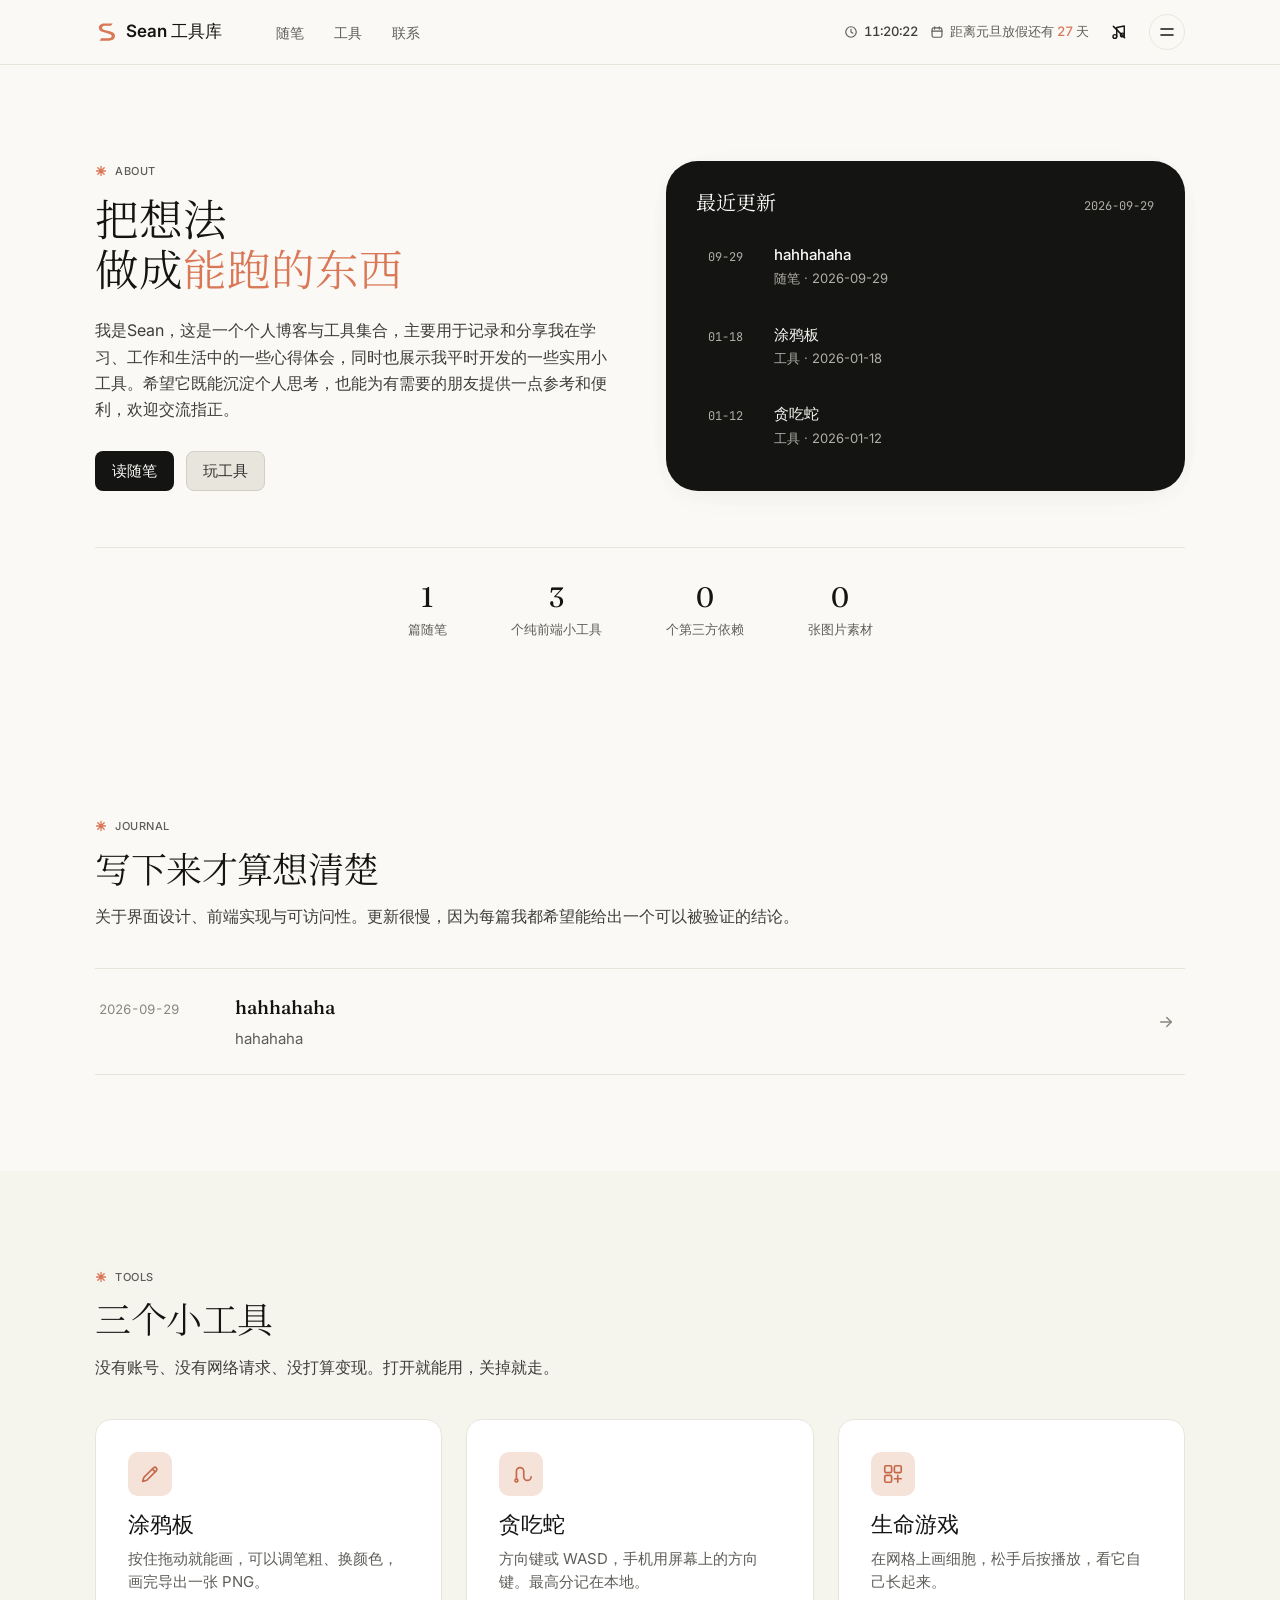
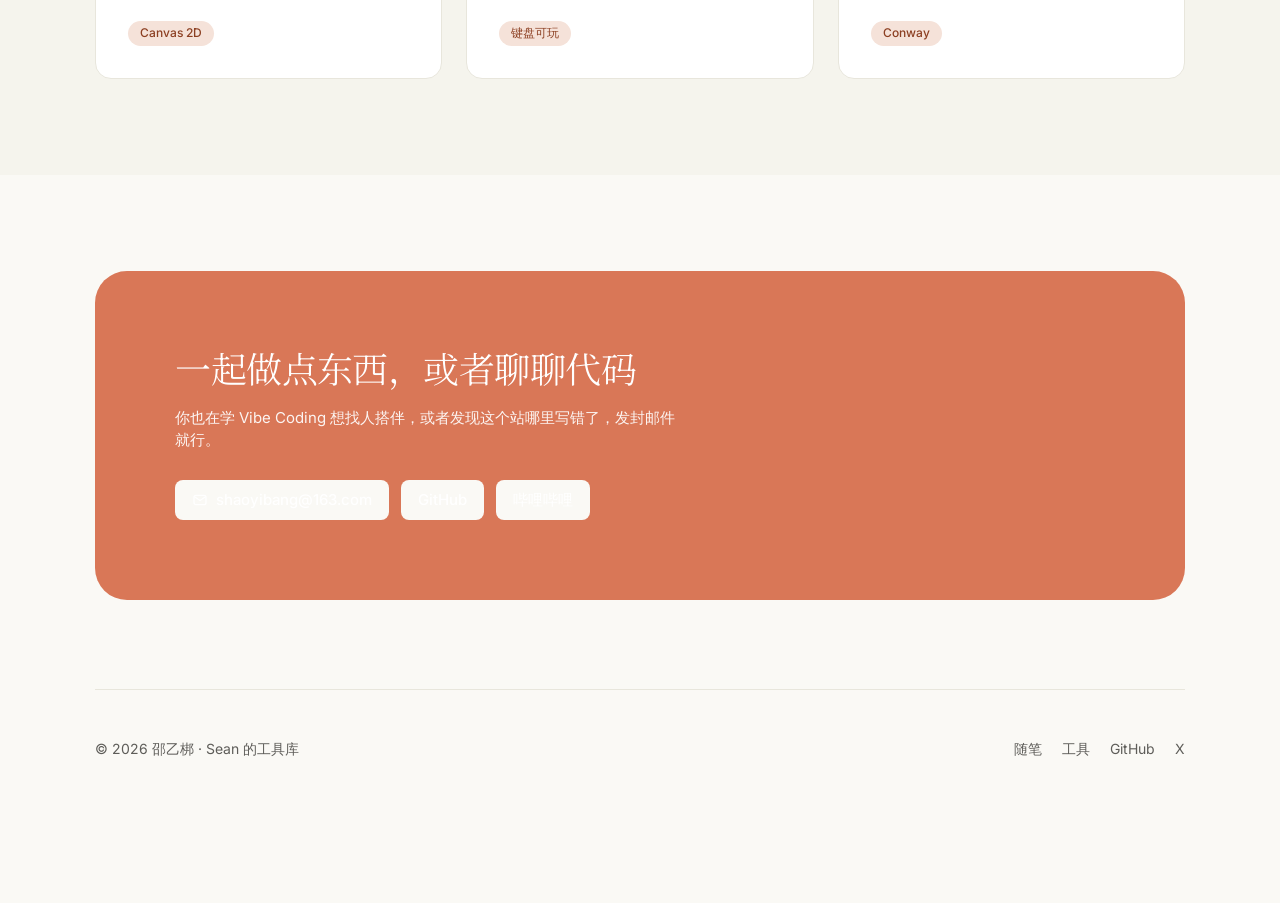
<file: index.html>
<!DOCTYPE html>
<html lang="zh-CN">
<head>
<meta charset="UTF-8">
<meta name="viewport" content="width=device-width, initial-scale=1">
<title>Sean 的工具库</title>
<meta name="description" content="邵乙梆（Sean），在郑州写代码的全栈开发者。零框架、零依赖、零构建的个人站：随笔、工具与作品。">
<meta name="theme-color" content="#faf9f5">
<link rel="icon" href="data:image/svg+xml,%3Csvg xmlns='http://www.w3.org/2000/svg' viewBox='0 0 32 32'%3E%3Crect width='32' height='32' rx='7' fill='%23faf9f5'/%3E%3Cg transform='matrix(0.046195,0,0,0.046195,-7.12,-9.26)'%3E%3Cpath fill='%23d97757' d='M 665 300 L 420 300 C 330 300 265 345 265 425 C 265 495 315 530 390 550 L 555 595 C 610 610 635 630 635 665 C 635 705 600 730 540 730 L 335 730 L 285 800 L 555 800 C 655 800 730 750 730 665 C 730 590 680 555 605 535 L 430 488 C 375 473 360 450 360 425 C 360 395 385 370 435 370 L 615 370 Z'/%3E%3C/g%3E%3C/svg%3E">
<link rel="stylesheet" href="assets/fonts/fonts.css">
<link rel="stylesheet" href="assets/css/site.css">
<script>
  (function () { document.documentElement.classList.add("js"); })();
</script>
</head>
<body>
<a class="skip-link" href="#main">跳到主要内容</a>

<header class="site-header">
  <div class="wrap site-header__in">
    <a class="brand" href="index.html">
      <svg class="brand__mark" width="22" height="22" viewBox="0 0 32 32" aria-hidden="true"><rect width="32" height="32" rx="7" fill="#faf9f5"/><g transform="matrix(0.046195,0,0,0.046195,-7.12,-9.26)"><path fill="#d97757" d="M 665 300 L 420 300 C 330 300 265 345 265 425 C 265 495 315 530 390 550 L 555 595 C 610 610 635 630 635 665 C 635 705 600 730 540 730 L 335 730 L 285 800 L 555 800 C 655 800 730 750 730 665 C 730 590 680 555 605 535 L 430 488 C 375 473 360 450 360 425 C 360 395 385 370 435 370 L 615 370 Z"/></g></svg>
      Sean 工具库
      <span class="sr-only">回到首页</span>
    </a>

    <nav class="nav" aria-label="主导航">
      <a class="nav__link" href="#journal">随笔</a>
      <a class="nav__link" href="#tools">工具</a>
      <a class="nav__link" href="#contact">联系</a>
    </nav>

    <div class="site-header__right">
      <time class="clock" role="timer" aria-live="off" aria-label="当前北京时间" title="北京时间 · UTC+8">
        <svg viewBox="0 0 24 24" fill="none" stroke="currentColor" stroke-width="2" stroke-linecap="round" stroke-linejoin="round" aria-hidden="true"><circle cx="12" cy="12" r="9"/><path d="M12 7.4V12l3.2 2"/></svg>
        <b data-bj-time>--:--:--</b>
      </time>

      <!-- 下一个法定节假日。脚本没跑起来就一直 hidden，不会露出半个空壳 -->
      <p class="countdown" data-countdown hidden>
        <svg viewBox="0 0 24 24" fill="none" stroke="currentColor" stroke-width="2" stroke-linecap="round" stroke-linejoin="round" aria-hidden="true"><rect x="3.5" y="5" width="17" height="16" rx="3"/><path d="M8 3v4M16 3v4M3.5 10.5h17"/></svg>
        <span data-cd-text>—</span>
      </p>

      <button class="icon-btn music" type="button" id="music-btn" aria-pressed="false" aria-label="打开背景音乐" title="背景音乐：关（点一下播放）">
        <svg viewBox="0 0 24 24" fill="none" stroke="currentColor" stroke-width="1.9" stroke-linecap="round" stroke-linejoin="round" aria-hidden="true">
          <path d="M9 18V6l10-2v12"/>
          <circle cx="6.5" cy="18" r="2.5"/>
          <circle cx="16.5" cy="16" r="2.5"/>
          <path class="slash" d="M4.5 4.5l15 15"/>
        </svg>
      </button>

      <button class="icon-btn" type="button" id="menu-open" aria-haspopup="dialog" aria-expanded="false" aria-controls="menu">
        <span class="sr-only">打开导航菜单</span>
        <svg viewBox="0 0 24 24" fill="none" stroke="currentColor" stroke-width="2.2" stroke-linecap="round" aria-hidden="true"><path d="M4 8h16M4 16h16"/></svg>
      </button>
    </div>
  </div>
</header>

<main id="main">

  <!-- ================= Hero ================= -->
  <section class="hero">
    <div class="wrap">
      <div class="hero__in">
        <div class="hero__lead">
          <span class="eyebrow">
            <svg class="spike" viewBox="0 0 24 24" fill="none" stroke="currentColor" stroke-width="2.6" stroke-linecap="round" aria-hidden="true"><path d="M12 3v18M3 12h18M5.6 5.6l12.8 12.8M18.4 5.6L5.6 18.4"/></svg>
            About
          </span>
          <h1 class="hero__title">把想法<br>做成<em>能跑的东西</em></h1>
          <p class="hero__lede">我是Sean，这是一个个人博客与工具集合，主要用于记录和分享我在学习、工作和生活中的一些心得体会，同时也展示我平时开发的一些实用小工具。希望它既能沉淀个人思考，也能为有需要的朋友提供一点参考和便利，欢迎交流指正。</p>
          <div class="hero__actions">
            <a class="btn btn--primary" href="#journal">读随笔</a>
            <a class="btn btn--outline" href="#tools">玩工具</a>
          </div>
        </div>

        <aside class="hero__panel" aria-labelledby="updates-title">
          <div class="hero__panel-head">
            <h2 class="hero__panel-title" id="updates-title">最近更新</h2>
            <span class="hero__panel-tag"><!-- updated-at -->2026-09-29<!-- /updated-at --></span>
          </div>

          <ul class="updates">
            <!-- updates:start —— 这一段由 tools/build.mjs 按 blog/posts/ 与工具清单自动生成，不要手改 -->
          <li class="update">
            <time datetime="2026-09-29">09-29</time>
            <span>
              <b><a href="blog/untitled-2026-09-29.html">hahhahaha</a></b>
              <small>随笔 · 2026-09-29</small>
            </span>
          </li>
          <li class="update">
            <time datetime="2026-01-18">01-18</time>
            <span>
              <b><a href="tools.html#doodle">涂鸦板</a></b>
              <small>工具 · 2026-01-18</small>
            </span>
          </li>
          <li class="update">
            <time datetime="2026-01-12">01-12</time>
            <span>
              <b><a href="tools.html#snake">贪吃蛇</a></b>
              <small>工具 · 2026-01-12</small>
            </span>
          </li>
        <!-- updates:end -->
          </ul>
        </aside>
      </div>

      <div class="hero__stats">
        <div class="hero__stat"><b><!-- stat:posts -->1<!-- /stat:posts --></b><span>篇随笔</span></div>
        <div class="hero__stat"><b>3</b><span>个纯前端小工具</span></div>
        <div class="hero__stat"><b>0</b><span>个第三方依赖</span></div>
        <div class="hero__stat"><b>0</b><span>张图片素材</span></div>
      </div>
    </div>
  </section>

  <!-- ================= 随笔 ================= -->
  <section class="section" id="journal">
    <div class="wrap">
      <div class="section__head">
        <span class="eyebrow">
          <svg class="spike" viewBox="0 0 24 24" fill="none" stroke="currentColor" stroke-width="2.6" stroke-linecap="round" aria-hidden="true"><path d="M12 3v18M3 12h18M5.6 5.6l12.8 12.8M18.4 5.6L5.6 18.4"/></svg>
          Journal
        </span>
        <h2 class="section__title">写下来才算想清楚</h2>
        <p class="section__lede">关于界面设计、前端实现与可访问性。更新很慢，因为每篇我都希望能给出一个可以被验证的结论。</p>
      </div>

      <div class="rows">
        <!-- journal:start —— 这一段由 tools/build.mjs 按 blog/posts/ 自动生成，不要手改 -->
        <a class="row" href="blog/untitled-2026-09-29.html">
          <time datetime="2026-09-29">2026-09-29</time>
          <span>
            <b>hahhahaha</b>
            <p>hahahaha</p>
          </span>
          <span class="row__go" aria-hidden="true"><svg viewBox="0 0 24 24" fill="none" stroke="currentColor" stroke-width="2" stroke-linecap="round" stroke-linejoin="round"><path d="M5 12h14"/><path d="m13 6 6 6-6 6"/></svg></span>
        </a>
        <!-- journal:end -->
      </div>
    </div>
  </section>

  <!-- ================= 工具 ================= -->
  <section class="section section--soft" id="tools">
    <div class="wrap">
      <div class="section__head">
        <span class="eyebrow">
          <svg class="spike" viewBox="0 0 24 24" fill="none" stroke="currentColor" stroke-width="2.6" stroke-linecap="round" aria-hidden="true"><path d="M12 3v18M3 12h18M5.6 5.6l12.8 12.8M18.4 5.6L5.6 18.4"/></svg>
          Tools
        </span>
        <h2 class="section__title">三个小工具</h2>
        <p class="section__lede">没有账号、没有网络请求、没打算变现。打开就能用，关掉就走。</p>
      </div>

      <div class="grid grid--3">
        <a class="tile" href="tools.html#doodle">
          <span class="tile__icon">
            <svg viewBox="0 0 24 24" fill="none" stroke="currentColor" stroke-width="1.8" stroke-linecap="round" stroke-linejoin="round" aria-hidden="true"><path d="M4 20l4.5-1.2L19 8.3a2.2 2.2 0 0 0-3.1-3.1L5.3 15.7z"/><path d="M14.6 6.6l2.8 2.8"/></svg>
          </span>
          <h3>涂鸦板</h3>
          <p>按住拖动就能画，可以调笔粗、换颜色，画完导出一张 PNG。</p>
          <span class="tile__foot"><span class="tag tag--coral">Canvas 2D</span></span>
        </a>
        <a class="tile" href="tools.html#snake">
          <span class="tile__icon">
            <svg viewBox="0 0 24 24" fill="none" stroke="currentColor" stroke-width="1.8" stroke-linecap="round" stroke-linejoin="round" aria-hidden="true"><path d="M7 17V9a4 4 0 0 1 8 0v6a4 4 0 0 0 8 0"/><circle cx="7" cy="19" r="1.6"/></svg>
          </span>
          <h3>贪吃蛇</h3>
          <p>方向键或 WASD，手机用屏幕上的方向键。最高分记在本地。</p>
          <span class="tile__foot"><span class="tag tag--coral">键盘可玩</span></span>
        </a>
        <a class="tile" href="tools.html#life">
          <span class="tile__icon">
            <svg viewBox="0 0 24 24" fill="none" stroke="currentColor" stroke-width="1.8" stroke-linejoin="round" aria-hidden="true"><rect x="3" y="3" width="7.5" height="7.5" rx="1.6"/><rect x="13.5" y="3" width="7.5" height="7.5" rx="1.6"/><rect x="3" y="13.5" width="7.5" height="7.5" rx="1.6"/><path d="M17.2 13.5v7.5M13.5 17.2h7.5" stroke-linecap="round"/></svg>
          </span>
          <h3>生命游戏</h3>
          <p>在网格上画细胞，松手后按播放，看它自己长起来。</p>
          <span class="tile__foot"><span class="tag tag--coral">Conway</span></span>
        </a>
      </div>
    </div>
  </section>

  <!-- ================= 联系 ================= -->
  <section class="section" id="contact">
    <div class="wrap">
      <div class="band band--coral">
        <h2 class="section__title" style="max-width:18em">一起做点东西，或者聊聊代码</h2>
        <p style="max-width:34em;margin:16px 0 28px">你也在学 Vibe Coding 想找人搭伴，或者发现这个站哪里写错了，发封邮件就行。</p>
        <div class="hero__actions">
          <a class="btn" href="mailto:shaoyibang@163.com">
            <svg viewBox="0 0 24 24" fill="none" stroke="currentColor" stroke-width="1.9" stroke-linecap="round" stroke-linejoin="round" aria-hidden="true"><rect x="3" y="5" width="18" height="14" rx="3"/><path d="m3.8 7.2 8.2 5.6 8.2-5.6"/></svg>
            shaoyibang@163.com
          </a>
          <a class="btn" href="https://github.com/shaoyibang" target="_blank" rel="noopener me">GitHub</a>
          <a class="btn" href="https://space.bilibili.com/66916738" target="_blank" rel="noopener me">哔哩哔哩</a>
        </div>
      </div>

      <footer class="footer">
        <div class="footer__in">
          <p>© 2026 邵乙梆 · Sean 的工具库</p>
          <p class="footer__links">
            <a href="blog/index.html">随笔</a>
            <a href="tools.html">工具</a>
            <a href="https://github.com/shaoyibang" target="_blank" rel="noopener me">GitHub</a>
            <a href="https://x.com/wulabulafuo" target="_blank" rel="noopener me">X</a>
          </p>
        </div>
      </footer>
    </div>
  </section>

</main>

<!-- ================= 编号菜单 ================= -->
<div class="menu" id="menu" data-open="false" role="dialog" aria-modal="true" aria-label="站点导航">
  <div class="menu__card" role="document">
    <div class="menu__head">
      <span class="menu__badge">
        <svg class="spike" viewBox="0 0 24 24" fill="none" stroke="currentColor" stroke-width="2.6" stroke-linecap="round" aria-hidden="true"><path d="M12 3v18M3 12h18M5.6 5.6l12.8 12.8M18.4 5.6L5.6 18.4"/></svg>
        Sean
      </span>
      <button class="icon-btn menu__close" type="button" id="menu-close">
        <span class="sr-only">关闭菜单</span>
        <svg viewBox="0 0 24 24" fill="none" stroke="currentColor" stroke-width="2.2" stroke-linecap="round" aria-hidden="true"><path d="M6 6l12 12M18 6L6 18"/></svg>
      </button>
    </div>

    <ul class="menu__list">
      <li><a class="menu__item" href="blog/index.html">
        <span class="menu__num">01</span><span class="menu__label">随笔</span><span class="menu__en">Journal</span>
        <span class="menu__go" aria-hidden="true"><svg viewBox="0 0 24 24" fill="none" stroke="currentColor" stroke-width="2.2" stroke-linecap="round" stroke-linejoin="round"><path d="M9 6l6 6-6 6"/></svg></span>
      </a></li>
      <li><a class="menu__item" href="tools.html">
        <span class="menu__num">02</span><span class="menu__label">工具</span><span class="menu__en">Tools</span>
        <span class="menu__go" aria-hidden="true"><svg viewBox="0 0 24 24" fill="none" stroke="currentColor" stroke-width="2.2" stroke-linecap="round" stroke-linejoin="round"><path d="M9 6l6 6-6 6"/></svg></span>
      </a></li>
      <li><a class="menu__item" href="#contact">
        <span class="menu__num">03</span><span class="menu__label">联系</span><span class="menu__en">Contact</span>
        <span class="menu__go" aria-hidden="true"><svg viewBox="0 0 24 24" fill="none" stroke="currentColor" stroke-width="2.2" stroke-linecap="round" stroke-linejoin="round"><path d="M9 6l6 6-6 6"/></svg></span>
      </a></li>
    </ul>

    <div class="menu__foot">
      <div class="menu__socials">
        <a class="menu__social" href="https://github.com/shaoyibang" target="_blank" rel="noopener me" aria-label="GitHub" title="GitHub">
          <svg viewBox="0 0 24 24" fill="currentColor" aria-hidden="true"><path d="M12 2a10 10 0 0 0-3.16 19.49c.5.09.68-.22.68-.48v-1.7c-2.78.6-3.37-1.34-3.37-1.34-.45-1.16-1.11-1.47-1.11-1.47-.91-.62.07-.61.07-.61 1 .07 1.53 1.03 1.53 1.03.9 1.53 2.34 1.09 2.91.83.09-.65.35-1.09.63-1.34-2.22-.25-4.56-1.11-4.56-4.95 0-1.09.39-1.98 1.03-2.68-.1-.25-.45-1.27.1-2.65 0 0 .84-.27 2.75 1.02a9.6 9.6 0 0 1 5 0c1.91-1.29 2.75-1.02 2.75-1.02.55 1.38.2 2.4.1 2.65.64.7 1.03 1.59 1.03 2.68 0 3.85-2.35 4.7-4.58 4.94.36.31.68.92.68 1.85v2.74c0 .27.18.58.69.48A10 10 0 0 0 12 2Z"/></svg>
        </a>
        <a class="menu__social" href="https://x.com/wulabulafuo" target="_blank" rel="noopener me" aria-label="X（原 Twitter）" title="X">
          <svg viewBox="0 0 24 24" fill="currentColor" aria-hidden="true"><path d="M14.234 10.162 22.977 0h-2.072l-7.591 8.824L7.251 0H.258l9.168 13.343L.258 24H2.33l8.016-9.318L16.749 24h6.993zm-2.837 3.299-.929-1.329L3.076 1.56h3.182l5.965 8.532.929 1.329 7.754 11.09h-3.182z"/></svg>
        </a>
        <a class="menu__social" href="https://space.bilibili.com/66916738" target="_blank" rel="noopener me" aria-label="哔哩哔哩" title="哔哩哔哩">
          <svg viewBox="0 0 24 24" fill="currentColor" aria-hidden="true"><path d="M17.813 4.653h.854c1.51.054 2.769.578 3.773 1.574 1.004.995 1.524 2.249 1.56 3.76v7.36c-.036 1.51-.556 2.769-1.56 3.773s-2.262 1.524-3.773 1.56H5.333c-1.51-.036-2.769-.556-3.773-1.56S.036 18.858 0 17.347v-7.36c.036-1.511.556-2.765 1.56-3.76 1.004-.996 2.262-1.52 3.773-1.574h.774l-1.174-1.12a1.234 1.234 0 0 1-.373-.906c0-.356.124-.658.373-.907l.027-.027c.267-.249.573-.373.92-.373.347 0 .653.124.92.373L9.653 4.44c.071.071.134.142.187.213h4.267a.836.836 0 0 1 .16-.213l2.853-2.747c.267-.249.573-.373.92-.373.347 0 .662.151.929.4.267.249.391.551.391.907 0 .355-.124.657-.373.906zM5.333 7.24c-.746.018-1.373.276-1.88.773-.506.498-.769 1.13-.786 1.894v7.52c.017.764.28 1.395.786 1.893.507.498 1.134.756 1.88.773h13.334c.746-.017 1.373-.275 1.88-.773.506-.498.769-1.129.786-1.893v-7.52c-.017-.765-.28-1.396-.786-1.894-.507-.497-1.134-.755-1.88-.773zM8 11.107c.373 0 .684.124.933.373.25.249.383.569.4.96v1.173c-.017.391-.15.711-.4.96-.249.25-.56.374-.933.374s-.684-.125-.933-.374c-.25-.249-.383-.569-.4-.96V12.44c0-.373.129-.689.386-.947.258-.257.574-.386.947-.386zm8 0c.373 0 .684.124.933.373.25.249.383.569.4.96v1.173c-.017.391-.15.711-.4.96-.249.25-.56.374-.933.374s-.684-.125-.933-.374c-.25-.249-.383-.569-.4-.96V12.44c.017-.391.15-.711.4-.96.249-.249.56-.373.933-.373Z"/></svg>
        </a>
      </div>
      <a class="menu__mail" href="mailto:shaoyibang@163.com">shaoyibang@163.com</a>
      <p class="menu__copy">© 2026 邵乙梆 · Sean 的工具库</p>
    </div>
  </div>
</div>

<audio id="bgm" src="music.mp3" loop preload="none"></audio>
<script src="assets/js/site.js"></script>
</body>
</html>
</file>
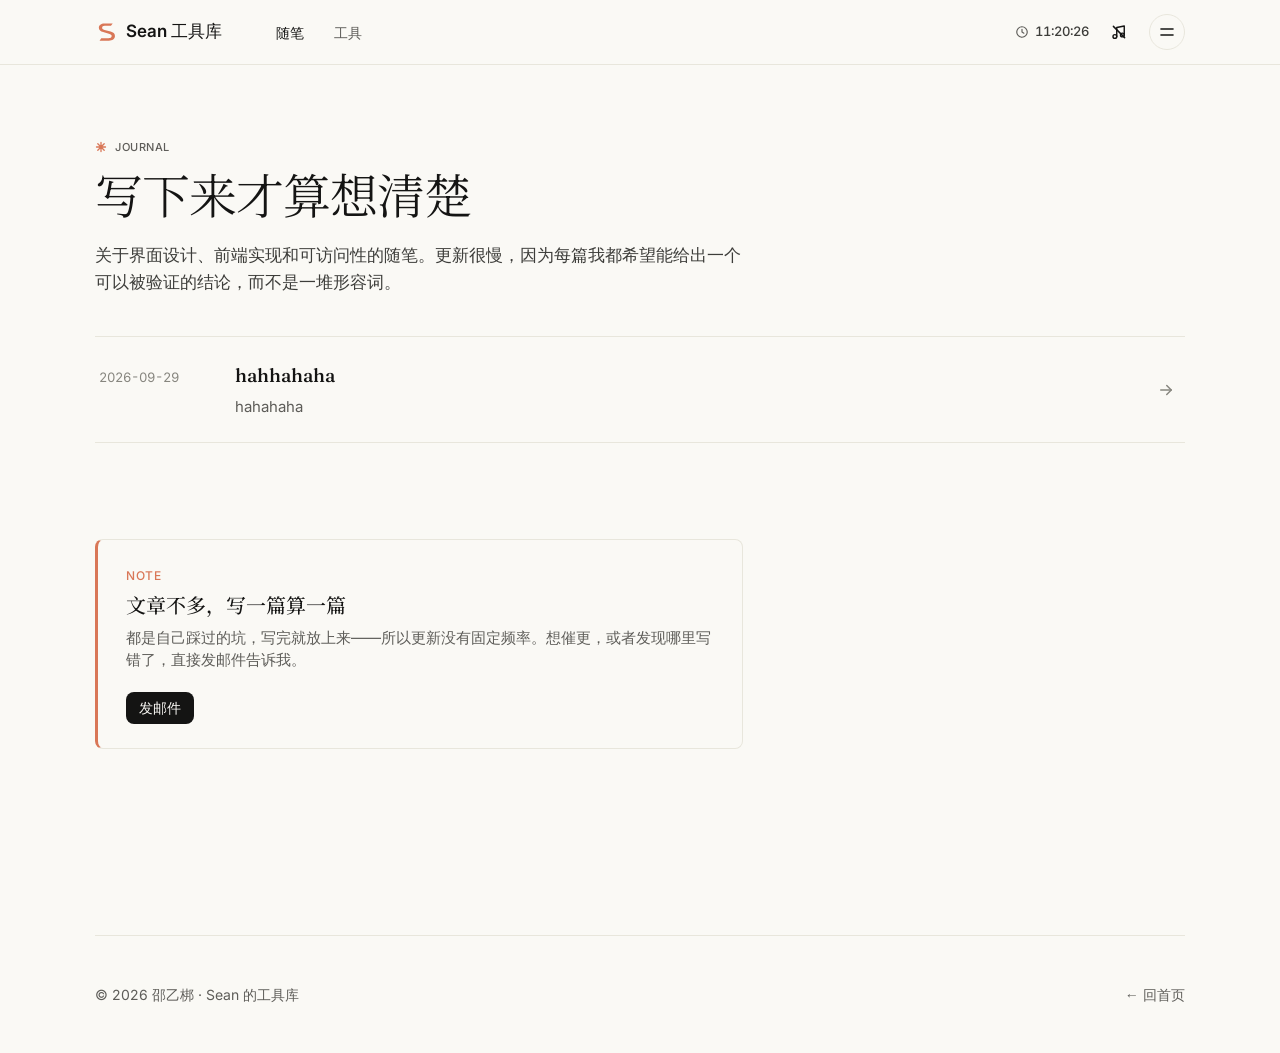
<file: blog/index.html>
<!DOCTYPE html>
<html lang="zh-CN">
<head>
<meta charset="UTF-8">
<meta name="viewport" content="width=device-width, initial-scale=1">
<title>随笔 · Sean 的工具库</title>
<meta name="description" content="关于界面设计、前端实现与可访问性的随笔，写得慢，但每篇都尽量给出可验证的结论。">
<meta name="theme-color" content="#faf9f5">
<link rel="icon" href="data:image/svg+xml,%3Csvg xmlns='http://www.w3.org/2000/svg' viewBox='0 0 32 32'%3E%3Crect width='32' height='32' rx='7' fill='%23faf9f5'/%3E%3Cg transform='matrix(0.046195,0,0,0.046195,-7.12,-9.26)'%3E%3Cpath fill='%23d97757' d='M 665 300 L 420 300 C 330 300 265 345 265 425 C 265 495 315 530 390 550 L 555 595 C 610 610 635 630 635 665 C 635 705 600 730 540 730 L 335 730 L 285 800 L 555 800 C 655 800 730 750 730 665 C 730 590 680 555 605 535 L 430 488 C 375 473 360 450 360 425 C 360 395 385 370 435 370 L 615 370 Z'/%3E%3C/g%3E%3C/svg%3E">
<link rel="stylesheet" href="../assets/fonts/fonts.css">
<link rel="stylesheet" href="../assets/css/site.css">
<script>
  (function () { document.documentElement.classList.add("js"); })();
</script>
</head>
<body>
<a class="skip-link" href="#main">跳到主要内容</a>

<header class="site-header">
  <div class="wrap site-header__in">
    <a class="brand" href="../index.html">
      <svg class="brand__mark" width="22" height="22" viewBox="0 0 32 32" aria-hidden="true"><rect width="32" height="32" rx="7" fill="#faf9f5"/><g transform="matrix(0.046195,0,0,0.046195,-7.12,-9.26)"><path fill="#d97757" d="M 665 300 L 420 300 C 330 300 265 345 265 425 C 265 495 315 530 390 550 L 555 595 C 610 610 635 630 635 665 C 635 705 600 730 540 730 L 335 730 L 285 800 L 555 800 C 655 800 730 750 730 665 C 730 590 680 555 605 535 L 430 488 C 375 473 360 450 360 425 C 360 395 385 370 435 370 L 615 370 Z"/></g></svg>
      Sean 工具库
      <span class="sr-only">回到首页</span>
    </a>

    <nav class="nav" aria-label="主导航">
      <a class="nav__link is-active" href="index.html" aria-current="page">随笔</a>
      <a class="nav__link" href="../tools.html">工具</a>
    </nav>

    <div class="site-header__right">
      <time class="clock" role="timer" aria-live="off" aria-label="当前北京时间" title="北京时间 · UTC+8">
        <svg viewBox="0 0 24 24" fill="none" stroke="currentColor" stroke-width="2" stroke-linecap="round" stroke-linejoin="round" aria-hidden="true"><circle cx="12" cy="12" r="9"/><path d="M12 7.4V12l3.2 2"/></svg>
        <b data-bj-time>--:--:--</b>
      </time>

      <button class="icon-btn music" type="button" id="music-btn" aria-pressed="false" aria-label="打开背景音乐" title="背景音乐：关（点一下播放）">
        <svg viewBox="0 0 24 24" fill="none" stroke="currentColor" stroke-width="1.9" stroke-linecap="round" stroke-linejoin="round" aria-hidden="true">
          <path d="M9 18V6l10-2v12"/>
          <circle cx="6.5" cy="18" r="2.5"/>
          <circle cx="16.5" cy="16" r="2.5"/>
          <path class="slash" d="M4.5 4.5l15 15"/>
        </svg>
      </button>

      <button class="icon-btn" type="button" id="menu-open" aria-haspopup="dialog" aria-expanded="false" aria-controls="menu">
        <span class="sr-only">打开导航菜单</span>
        <svg viewBox="0 0 24 24" fill="none" stroke="currentColor" stroke-width="2.2" stroke-linecap="round" aria-hidden="true"><path d="M4 8h16M4 16h16"/></svg>
      </button>
    </div>
  </div>
</header>

<main id="main">
  <div class="wrap">

    <div class="page-head">
      <span class="eyebrow">
        <svg class="spike" viewBox="0 0 24 24" fill="none" stroke="currentColor" stroke-width="2.6" stroke-linecap="round" aria-hidden="true"><path d="M12 3v18M3 12h18M5.6 5.6l12.8 12.8M18.4 5.6L5.6 18.4"/></svg>
        Journal
      </span>
      <h1>写下来才算想清楚</h1>
      <p class="lede">关于界面设计、前端实现和可访问性的随笔。更新很慢，因为每篇我都希望能给出一个可以被验证的结论，而不是一堆形容词。</p>
    </div>

    <section class="rows" aria-label="文章列表">

      <a class="row" href="untitled-2026-09-29.html">
        <time datetime="2026-09-29">2026-09-29</time>
        <span>
          <b>hahhahaha</b>
          <p>hahahaha</p>
        </span>
        <span class="row__go" aria-hidden="true"><svg viewBox="0 0 24 24" fill="none" stroke="currentColor" stroke-width="2" stroke-linecap="round" stroke-linejoin="round"><path d="M5 12h14"/><path d="m13 6 6 6-6 6"/></svg></span>
      </a>

    </section>

    <section class="section">
      <div class="callout" style="max-width:var(--w-text)">
        <span class="tile__label">Note</span>
        <h3>文章不多，写一篇算一篇</h3>
        <p class="muted">都是自己踩过的坑，写完就放上来——所以更新没有固定频率。想催更，或者发现哪里写错了，直接发邮件告诉我。</p>
        <p style="margin:20px 0 0">
          <a class="btn btn--primary btn--sm" href="mailto:shaoyibang@163.com?subject=%E5%85%B3%E4%BA%8E%E9%9A%8F%E7%AC%94">发邮件</a>
        </p>
      </div>
    </section>

    <footer class="footer">
      <div class="footer__in">
        <p>© 2026 邵乙梆 · Sean 的工具库</p>
        <p class="footer__links"><a href="../index.html">← 回首页</a></p>
      </div>
    </footer>
  </div>
</main>

<!-- ================= 编号菜单 ================= -->
<div class="menu" id="menu" data-open="false" role="dialog" aria-modal="true" aria-label="站点导航">
  <div class="menu__card" role="document">
    <div class="menu__head">
      <span class="menu__badge">
        <svg class="spike" viewBox="0 0 24 24" fill="none" stroke="currentColor" stroke-width="2.6" stroke-linecap="round" aria-hidden="true"><path d="M12 3v18M3 12h18M5.6 5.6l12.8 12.8M18.4 5.6L5.6 18.4"/></svg>
        Sean
      </span>
      <button class="icon-btn menu__close" type="button" id="menu-close">
        <span class="sr-only">关闭菜单</span>
        <svg viewBox="0 0 24 24" fill="none" stroke="currentColor" stroke-width="2.2" stroke-linecap="round" aria-hidden="true"><path d="M6 6l12 12M18 6L6 18"/></svg>
      </button>
    </div>

    <ul class="menu__list">
      <li><a class="menu__item" href="../index.html">
        <span class="menu__num">01</span><span class="menu__label">首页</span><span class="menu__en">Home</span>
        <span class="menu__go" aria-hidden="true"><svg viewBox="0 0 24 24" fill="none" stroke="currentColor" stroke-width="2.2" stroke-linecap="round" stroke-linejoin="round"><path d="M9 6l6 6-6 6"/></svg></span>
      </a></li>
      <li><a class="menu__item" href="index.html">
        <span class="menu__num">02</span><span class="menu__label">随笔</span><span class="menu__en">Journal</span>
        <span class="menu__go" aria-hidden="true"><svg viewBox="0 0 24 24" fill="none" stroke="currentColor" stroke-width="2.2" stroke-linecap="round" stroke-linejoin="round"><path d="M9 6l6 6-6 6"/></svg></span>
      </a></li>
      <li><a class="menu__item" href="../tools.html">
        <span class="menu__num">03</span><span class="menu__label">工具</span><span class="menu__en">Tools</span>
        <span class="menu__go" aria-hidden="true"><svg viewBox="0 0 24 24" fill="none" stroke="currentColor" stroke-width="2.2" stroke-linecap="round" stroke-linejoin="round"><path d="M9 6l6 6-6 6"/></svg></span>
      </a></li>
      <li><a class="menu__item" href="../index.html#contact">
        <span class="menu__num">04</span><span class="menu__label">联系</span><span class="menu__en">Contact</span>
        <span class="menu__go" aria-hidden="true"><svg viewBox="0 0 24 24" fill="none" stroke="currentColor" stroke-width="2.2" stroke-linecap="round" stroke-linejoin="round"><path d="M9 6l6 6-6 6"/></svg></span>
      </a></li>
    </ul>

    <div class="menu__foot">
      <div class="menu__socials">
        <a class="menu__social" href="https://github.com/shaoyibang" target="_blank" rel="noopener me" aria-label="GitHub" title="GitHub">
          <svg viewBox="0 0 24 24" fill="currentColor" aria-hidden="true"><path d="M12 2a10 10 0 0 0-3.16 19.49c.5.09.68-.22.68-.48v-1.7c-2.78.6-3.37-1.34-3.37-1.34-.45-1.16-1.11-1.47-1.11-1.47-.91-.62.07-.61.07-.61 1 .07 1.53 1.03 1.53 1.03.9 1.53 2.34 1.09 2.91.83.09-.65.35-1.09.63-1.34-2.22-.25-4.56-1.11-4.56-4.95 0-1.09.39-1.98 1.03-2.68-.1-.25-.45-1.27.1-2.65 0 0 .84-.27 2.75 1.02a9.6 9.6 0 0 1 5 0c1.91-1.29 2.75-1.02 2.75-1.02.55 1.38.2 2.4.1 2.65.64.7 1.03 1.59 1.03 2.68 0 3.85-2.35 4.7-4.58 4.94.36.31.68.92.68 1.85v2.74c0 .27.18.58.69.48A10 10 0 0 0 12 2Z"/></svg>
        </a>
        <a class="menu__social" href="https://x.com/wulabulafuo" target="_blank" rel="noopener me" aria-label="X（原 Twitter）" title="X">
          <svg viewBox="0 0 24 24" fill="currentColor" aria-hidden="true"><path d="M14.234 10.162 22.977 0h-2.072l-7.591 8.824L7.251 0H.258l9.168 13.343L.258 24H2.33l8.016-9.318L16.749 24h6.993zm-2.837 3.299-.929-1.329L3.076 1.56h3.182l5.965 8.532.929 1.329 7.754 11.09h-3.182z"/></svg>
        </a>
        <a class="menu__social" href="https://space.bilibili.com/66916738" target="_blank" rel="noopener me" aria-label="哔哩哔哩" title="哔哩哔哩">
          <svg viewBox="0 0 24 24" fill="currentColor" aria-hidden="true"><path d="M17.813 4.653h.854c1.51.054 2.769.578 3.773 1.574 1.004.995 1.524 2.249 1.56 3.76v7.36c-.036 1.51-.556 2.769-1.56 3.773s-2.262 1.524-3.773 1.56H5.333c-1.51-.036-2.769-.556-3.773-1.56S.036 18.858 0 17.347v-7.36c.036-1.511.556-2.765 1.56-3.76 1.004-.996 2.262-1.52 3.773-1.574h.774l-1.174-1.12a1.234 1.234 0 0 1-.373-.906c0-.356.124-.658.373-.907l.027-.027c.267-.249.573-.373.92-.373.347 0 .653.124.92.373L9.653 4.44c.071.071.134.142.187.213h4.267a.836.836 0 0 1 .16-.213l2.853-2.747c.267-.249.573-.373.92-.373.347 0 .662.151.929.4.267.249.391.551.391.907 0 .355-.124.657-.373.906zM5.333 7.24c-.746.018-1.373.276-1.88.773-.506.498-.769 1.13-.786 1.894v7.52c.017.764.28 1.395.786 1.893.507.498 1.134.756 1.88.773h13.334c.746-.017 1.373-.275 1.88-.773.506-.498.769-1.129.786-1.893v-7.52c-.017-.765-.28-1.396-.786-1.894-.507-.497-1.134-.755-1.88-.773zM8 11.107c.373 0 .684.124.933.373.25.249.383.569.4.96v1.173c-.017.391-.15.711-.4.96-.249.25-.56.374-.933.374s-.684-.125-.933-.374c-.25-.249-.383-.569-.4-.96V12.44c0-.373.129-.689.386-.947.258-.257.574-.386.947-.386zm8 0c.373 0 .684.124.933.373.25.249.383.569.4.96v1.173c-.017.391-.15.711-.4.96-.249.25-.56.374-.933.374s-.684-.125-.933-.374c-.25-.249-.383-.569-.4-.96V12.44c.017-.391.15-.711.4-.96.249-.249.56-.373.933-.373Z"/></svg>
        </a>
      </div>
      <a class="menu__mail" href="mailto:shaoyibang@163.com">shaoyibang@163.com</a>
      <p class="menu__copy">© 2026 邵乙梆 · Sean 的工具库</p>
    </div>
  </div>
</div>

<audio id="bgm" src="../music.mp3" loop preload="none"></audio>
<script src="../assets/js/site.js"></script>
</body>
</html>
</file>
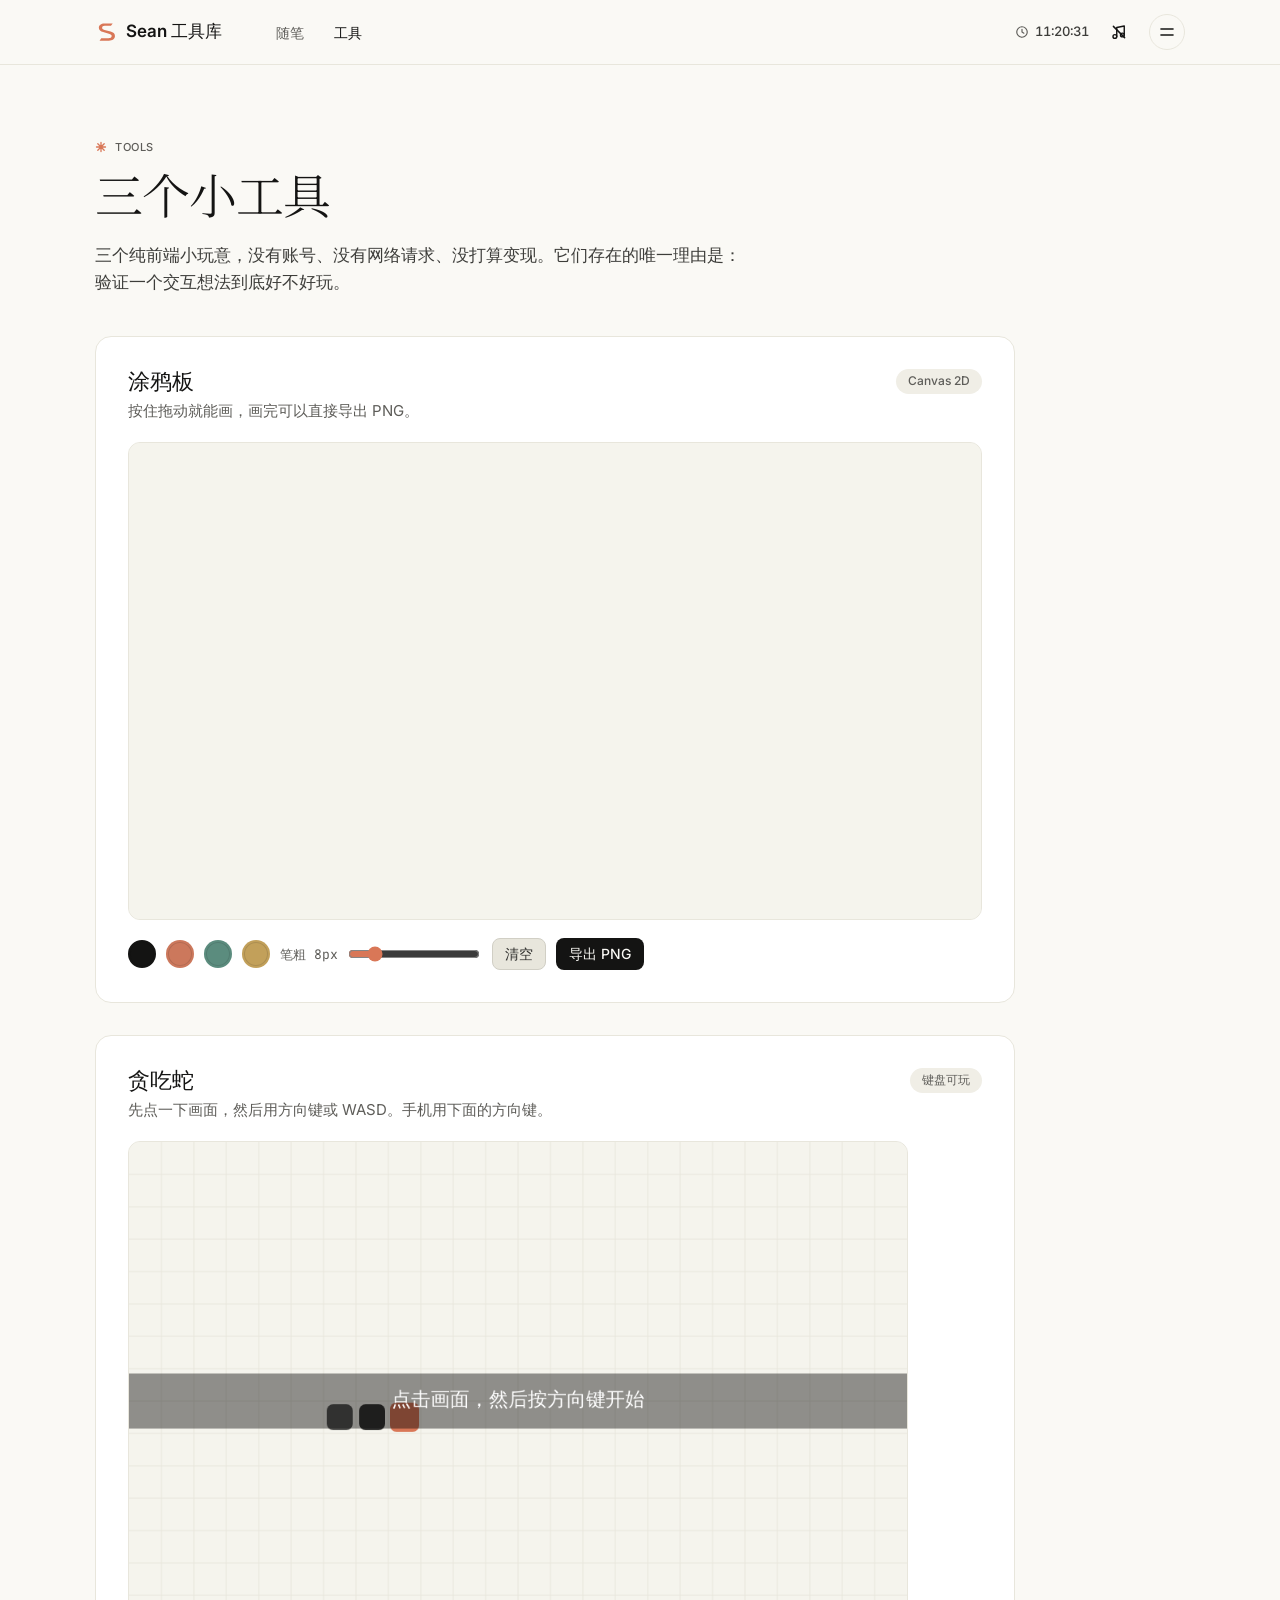
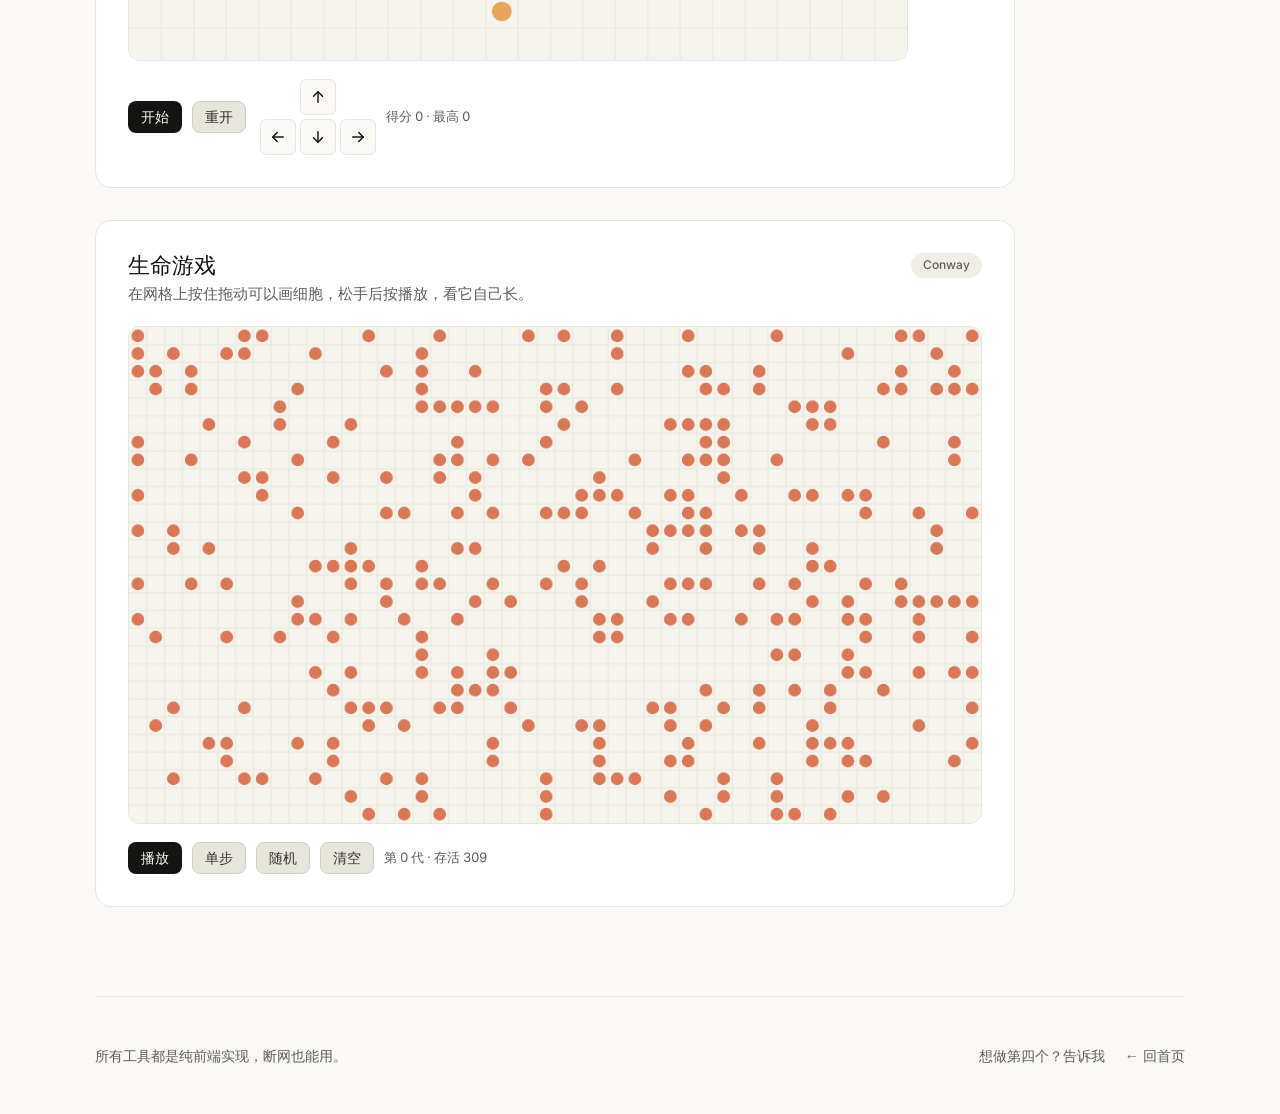
<file: tools.html>
<!DOCTYPE html>
<html lang="zh-CN">
<head>
<meta charset="UTF-8">
<meta name="viewport" content="width=device-width, initial-scale=1">
<title>工具 · Sean 的工具库</title>
<meta name="description" content="三个纯前端小工具：涂鸦板、贪吃蛇、生命游戏。没有账号，没有网络请求，打开就能用。">
<meta name="theme-color" content="#faf9f5">
<link rel="icon" href="data:image/svg+xml,%3Csvg xmlns='http://www.w3.org/2000/svg' viewBox='0 0 32 32'%3E%3Crect width='32' height='32' rx='7' fill='%23faf9f5'/%3E%3Cg transform='matrix(0.046195,0,0,0.046195,-7.12,-9.26)'%3E%3Cpath fill='%23d97757' d='M 665 300 L 420 300 C 330 300 265 345 265 425 C 265 495 315 530 390 550 L 555 595 C 610 610 635 630 635 665 C 635 705 600 730 540 730 L 335 730 L 285 800 L 555 800 C 655 800 730 750 730 665 C 730 590 680 555 605 535 L 430 488 C 375 473 360 450 360 425 C 360 395 385 370 435 370 L 615 370 Z'/%3E%3C/g%3E%3C/svg%3E">
<link rel="stylesheet" href="assets/fonts/fonts.css">
<link rel="stylesheet" href="assets/css/site.css">
<script>
  (function () { document.documentElement.classList.add("js"); })();
</script>
</head>
<body>
<a class="skip-link" href="#main">跳到主要内容</a>

<header class="site-header">
  <div class="wrap site-header__in">
    <a class="brand" href="index.html">
      <svg class="brand__mark" width="22" height="22" viewBox="0 0 32 32" aria-hidden="true"><rect width="32" height="32" rx="7" fill="#faf9f5"/><g transform="matrix(0.046195,0,0,0.046195,-7.12,-9.26)"><path fill="#d97757" d="M 665 300 L 420 300 C 330 300 265 345 265 425 C 265 495 315 530 390 550 L 555 595 C 610 610 635 630 635 665 C 635 705 600 730 540 730 L 335 730 L 285 800 L 555 800 C 655 800 730 750 730 665 C 730 590 680 555 605 535 L 430 488 C 375 473 360 450 360 425 C 360 395 385 370 435 370 L 615 370 Z"/></g></svg>
      Sean 工具库
      <span class="sr-only">回到首页</span>
    </a>

    <nav class="nav" aria-label="主导航">
      <a class="nav__link" href="blog/index.html">随笔</a>
      <a class="nav__link is-active" href="tools.html" aria-current="page">工具</a>
    </nav>

    <div class="site-header__right">
      <time class="clock" role="timer" aria-live="off" aria-label="当前北京时间" title="北京时间 · UTC+8">
        <svg viewBox="0 0 24 24" fill="none" stroke="currentColor" stroke-width="2" stroke-linecap="round" stroke-linejoin="round" aria-hidden="true"><circle cx="12" cy="12" r="9"/><path d="M12 7.4V12l3.2 2"/></svg>
        <b data-bj-time>--:--:--</b>
      </time>

      <button class="icon-btn music" type="button" id="music-btn" aria-pressed="false" aria-label="打开背景音乐" title="背景音乐：关（点一下播放）">
        <svg viewBox="0 0 24 24" fill="none" stroke="currentColor" stroke-width="1.9" stroke-linecap="round" stroke-linejoin="round" aria-hidden="true">
          <path d="M9 18V6l10-2v12"/>
          <circle cx="6.5" cy="18" r="2.5"/>
          <circle cx="16.5" cy="16" r="2.5"/>
          <path class="slash" d="M4.5 4.5l15 15"/>
        </svg>
      </button>

      <button class="icon-btn" type="button" id="menu-open" aria-haspopup="dialog" aria-expanded="false" aria-controls="menu">
        <span class="sr-only">打开导航菜单</span>
        <svg viewBox="0 0 24 24" fill="none" stroke="currentColor" stroke-width="2.2" stroke-linecap="round" aria-hidden="true"><path d="M4 8h16M4 16h16"/></svg>
      </button>
    </div>
  </div>
</header>

<main id="main">
  <div class="wrap">

    <div class="page-head">
      <span class="eyebrow">
        <svg class="spike" viewBox="0 0 24 24" fill="none" stroke="currentColor" stroke-width="2.6" stroke-linecap="round" aria-hidden="true"><path d="M12 3v18M3 12h18M5.6 5.6l12.8 12.8M18.4 5.6L5.6 18.4"/></svg>
        Tools
      </span>
      <h1>三个小工具</h1>
      <p class="lede">三个纯前端小玩意，没有账号、没有网络请求、没打算变现。它们存在的唯一理由是：验证一个交互想法到底好不好玩。</p>
    </div>

    <section class="toy-grid">

      <!-- 涂鸦板 -->
      <article class="toy reveal" id="doodle">
        <div class="toy__head">
          <div>
            <h2>涂鸦板</h2>
            <p>按住拖动就能画，画完可以直接导出 PNG。</p>
          </div>
          <span class="tag">Canvas 2D</span>
        </div>
        <div class="toy__stage" style="aspect-ratio:1000 / 560">
          <canvas id="doodle-canvas" width="1000" height="560" role="img" aria-label="涂鸦画布，可用指针在上面绘制"></canvas>
        </div>
        <div class="toy__bar">
          <button class="swatch" type="button" data-doodle-color="#141413" aria-pressed="true" aria-label="墨黑" style="background:#141413"></button>
          <button class="swatch" type="button" data-doodle-color="#cc785c" aria-pressed="false" aria-label="珊瑚" style="background:#cc785c"></button>
          <button class="swatch" type="button" data-doodle-color="#5b8c7e" aria-pressed="false" aria-label="松绿" style="background:#5b8c7e"></button>
          <button class="swatch" type="button" data-doodle-color="#c2a05a" aria-pressed="false" aria-label="赭黄" style="background:#c2a05a"></button>
          <label class="muted" style="font-size:.82rem;display:flex;align-items:center;gap:8px">
            笔粗 <span class="mono" data-doodle-size-out>8px</span>
            <input class="range" type="range" min="2" max="40" value="8" step="1" data-doodle-size aria-label="笔刷粗细">
          </label>
          <button class="btn btn--sm btn--outline" type="button" data-doodle-clear>清空</button>
          <button class="btn btn--sm btn--primary" type="button" data-doodle-save>导出 PNG</button>
        </div>
      </article>

      <!-- 贪吃蛇 -->
      <article class="toy reveal" id="snake">
        <div class="toy__head">
          <div>
            <h2>贪吃蛇</h2>
            <p>先点一下画面，然后用方向键或 WASD。手机用下面的方向键。</p>
          </div>
          <span class="tag">键盘可玩</span>
        </div>
        <div class="toy__stage" style="aspect-ratio:960 / 640">
          <canvas id="snake-canvas" width="960" height="640" tabindex="0" role="application"
                  aria-label="贪吃蛇游戏画布，聚焦后使用方向键控制" style="cursor:pointer"></canvas>
        </div>
        <div class="toy__bar">
          <button class="btn btn--sm btn--primary" type="button" data-snake-toggle>开始</button>
          <button class="btn btn--sm btn--outline" type="button" data-snake-reset>重开</button>
          <div class="pad-grid" aria-label="方向控制">
            <button class="pad-up" type="button" data-snake-dir="up" aria-label="向上">
              <svg viewBox="0 0 24 24" fill="none" stroke="currentColor" stroke-width="1.9" stroke-linecap="round" stroke-linejoin="round" aria-hidden="true"><path d="M12 19V5"/><path d="m6 11 6-6 6 6"/></svg>
            </button>
            <button class="pad-left" type="button" data-snake-dir="left" aria-label="向左">
              <svg viewBox="0 0 24 24" fill="none" stroke="currentColor" stroke-width="1.9" stroke-linecap="round" stroke-linejoin="round" aria-hidden="true"><path d="M19 12H5"/><path d="m11 18-6-6 6-6"/></svg>
            </button>
            <button class="pad-down" type="button" data-snake-dir="down" aria-label="向下">
              <svg viewBox="0 0 24 24" fill="none" stroke="currentColor" stroke-width="1.9" stroke-linecap="round" stroke-linejoin="round" aria-hidden="true"><path d="M12 5v14"/><path d="m6 13 6 6 6-6"/></svg>
            </button>
            <button class="pad-right" type="button" data-snake-dir="right" aria-label="向右">
              <svg viewBox="0 0 24 24" fill="none" stroke="currentColor" stroke-width="1.9" stroke-linecap="round" stroke-linejoin="round" aria-hidden="true"><path d="M5 12h14"/><path d="m13 6 6 6-6 6"/></svg>
            </button>
          </div>
          <span class="toy__stat"><span data-snake-score>得分 0</span> · <span data-snake-best>最高 0</span></span>
        </div>
      </article>

      <!-- 生命游戏 -->
      <article class="toy reveal" id="life">
        <div class="toy__head">
          <div>
            <h2>生命游戏</h2>
            <p>在网格上按住拖动可以画细胞，松手后按播放，看它自己长。</p>
          </div>
          <span class="tag">Conway</span>
        </div>
        <div class="toy__stage" style="aspect-ratio:960 / 560">
          <canvas id="life-canvas" width="960" height="560" role="img"
                  aria-label="康威生命游戏网格，可拖动绘制细胞"></canvas>
        </div>
        <div class="toy__bar">
          <button class="btn btn--sm btn--primary" type="button" data-life-toggle>播放</button>
          <button class="btn btn--sm btn--outline" type="button" data-life-step>单步</button>
          <button class="btn btn--sm btn--outline" type="button" data-life-random>随机</button>
          <button class="btn btn--sm btn--outline" type="button" data-life-clear>清空</button>
          <span class="toy__stat" data-life-stat>第 0 代 · 存活 0</span>
        </div>
      </article>

    </section>

    <footer class="footer">
      <div class="footer__in">
        <p>所有工具都是纯前端实现，断网也能用。</p>
        <p class="footer__links">
          <a href="mailto:shaoyibang@163.com">想做第四个？告诉我</a>
          <a href="index.html">← 回首页</a>
        </p>
      </div>
    </footer>
  </div>
</main>

<!-- ================= 编号菜单 ================= -->
<div class="menu" id="menu" data-open="false" role="dialog" aria-modal="true" aria-label="站点导航">
  <div class="menu__card" role="document">
    <div class="menu__head">
      <span class="menu__badge">
        <svg class="spike" viewBox="0 0 24 24" fill="none" stroke="currentColor" stroke-width="2.6" stroke-linecap="round" aria-hidden="true"><path d="M12 3v18M3 12h18M5.6 5.6l12.8 12.8M18.4 5.6L5.6 18.4"/></svg>
        Sean
      </span>
      <button class="icon-btn menu__close" type="button" id="menu-close">
        <span class="sr-only">关闭菜单</span>
        <svg viewBox="0 0 24 24" fill="none" stroke="currentColor" stroke-width="2.2" stroke-linecap="round" aria-hidden="true"><path d="M6 6l12 12M18 6L6 18"/></svg>
      </button>
    </div>

    <ul class="menu__list">
      <li><a class="menu__item" href="index.html">
        <span class="menu__num">01</span><span class="menu__label">首页</span><span class="menu__en">Home</span>
        <span class="menu__go" aria-hidden="true"><svg viewBox="0 0 24 24" fill="none" stroke="currentColor" stroke-width="2.2" stroke-linecap="round" stroke-linejoin="round"><path d="M9 6l6 6-6 6"/></svg></span>
      </a></li>
      <li><a class="menu__item" href="blog/index.html">
        <span class="menu__num">02</span><span class="menu__label">随笔</span><span class="menu__en">Journal</span>
        <span class="menu__go" aria-hidden="true"><svg viewBox="0 0 24 24" fill="none" stroke="currentColor" stroke-width="2.2" stroke-linecap="round" stroke-linejoin="round"><path d="M9 6l6 6-6 6"/></svg></span>
      </a></li>
      <li><a class="menu__item" href="tools.html">
        <span class="menu__num">03</span><span class="menu__label">工具</span><span class="menu__en">Tools</span>
        <span class="menu__go" aria-hidden="true"><svg viewBox="0 0 24 24" fill="none" stroke="currentColor" stroke-width="2.2" stroke-linecap="round" stroke-linejoin="round"><path d="M9 6l6 6-6 6"/></svg></span>
      </a></li>
      <li><a class="menu__item" href="index.html#contact">
        <span class="menu__num">04</span><span class="menu__label">联系</span><span class="menu__en">Contact</span>
        <span class="menu__go" aria-hidden="true"><svg viewBox="0 0 24 24" fill="none" stroke="currentColor" stroke-width="2.2" stroke-linecap="round" stroke-linejoin="round"><path d="M9 6l6 6-6 6"/></svg></span>
      </a></li>
    </ul>

    <div class="menu__foot">
      <div class="menu__socials">
        <a class="menu__social" href="https://github.com/shaoyibang" target="_blank" rel="noopener me" aria-label="GitHub" title="GitHub">
          <svg viewBox="0 0 24 24" fill="currentColor" aria-hidden="true"><path d="M12 2a10 10 0 0 0-3.16 19.49c.5.09.68-.22.68-.48v-1.7c-2.78.6-3.37-1.34-3.37-1.34-.45-1.16-1.11-1.47-1.11-1.47-.91-.62.07-.61.07-.61 1 .07 1.53 1.03 1.53 1.03.9 1.53 2.34 1.09 2.91.83.09-.65.35-1.09.63-1.34-2.22-.25-4.56-1.11-4.56-4.95 0-1.09.39-1.98 1.03-2.68-.1-.25-.45-1.27.1-2.65 0 0 .84-.27 2.75 1.02a9.6 9.6 0 0 1 5 0c1.91-1.29 2.75-1.02 2.75-1.02.55 1.38.2 2.4.1 2.65.64.7 1.03 1.59 1.03 2.68 0 3.85-2.35 4.7-4.58 4.94.36.31.68.92.68 1.85v2.74c0 .27.18.58.69.48A10 10 0 0 0 12 2Z"/></svg>
        </a>
        <a class="menu__social" href="https://x.com/wulabulafuo" target="_blank" rel="noopener me" aria-label="X（原 Twitter）" title="X">
          <svg viewBox="0 0 24 24" fill="currentColor" aria-hidden="true"><path d="M14.234 10.162 22.977 0h-2.072l-7.591 8.824L7.251 0H.258l9.168 13.343L.258 24H2.33l8.016-9.318L16.749 24h6.993zm-2.837 3.299-.929-1.329L3.076 1.56h3.182l5.965 8.532.929 1.329 7.754 11.09h-3.182z"/></svg>
        </a>
        <a class="menu__social" href="https://space.bilibili.com/66916738" target="_blank" rel="noopener me" aria-label="哔哩哔哩" title="哔哩哔哩">
          <svg viewBox="0 0 24 24" fill="currentColor" aria-hidden="true"><path d="M17.813 4.653h.854c1.51.054 2.769.578 3.773 1.574 1.004.995 1.524 2.249 1.56 3.76v7.36c-.036 1.51-.556 2.769-1.56 3.773s-2.262 1.524-3.773 1.56H5.333c-1.51-.036-2.769-.556-3.773-1.56S.036 18.858 0 17.347v-7.36c.036-1.511.556-2.765 1.56-3.76 1.004-.996 2.262-1.52 3.773-1.574h.774l-1.174-1.12a1.234 1.234 0 0 1-.373-.906c0-.356.124-.658.373-.907l.027-.027c.267-.249.573-.373.92-.373.347 0 .653.124.92.373L9.653 4.44c.071.071.134.142.187.213h4.267a.836.836 0 0 1 .16-.213l2.853-2.747c.267-.249.573-.373.92-.373.347 0 .662.151.929.4.267.249.391.551.391.907 0 .355-.124.657-.373.906zM5.333 7.24c-.746.018-1.373.276-1.88.773-.506.498-.769 1.13-.786 1.894v7.52c.017.764.28 1.395.786 1.893.507.498 1.134.756 1.88.773h13.334c.746-.017 1.373-.275 1.88-.773.506-.498.769-1.129.786-1.893v-7.52c-.017-.765-.28-1.396-.786-1.894-.507-.497-1.134-.755-1.88-.773zM8 11.107c.373 0 .684.124.933.373.25.249.383.569.4.96v1.173c-.017.391-.15.711-.4.96-.249.25-.56.374-.933.374s-.684-.125-.933-.374c-.25-.249-.383-.569-.4-.96V12.44c0-.373.129-.689.386-.947.258-.257.574-.386.947-.386zm8 0c.373 0 .684.124.933.373.25.249.383.569.4.96v1.173c-.017.391-.15.711-.4.96-.249.25-.56.374-.933.374s-.684-.125-.933-.374c-.25-.249-.383-.569-.4-.96V12.44c.017-.391.15-.711.4-.96.249-.249.56-.373.933-.373Z"/></svg>
        </a>
      </div>
      <a class="menu__mail" href="mailto:shaoyibang@163.com">shaoyibang@163.com</a>
      <p class="menu__copy">© 2026 邵乙梆 · Sean 的工具库</p>
    </div>
  </div>
</div>

<audio id="bgm" src="music.mp3" loop preload="none"></audio>
<script src="assets/js/site.js"></script>
<script src="assets/js/tools.js"></script>
</body>
</html>
</file>
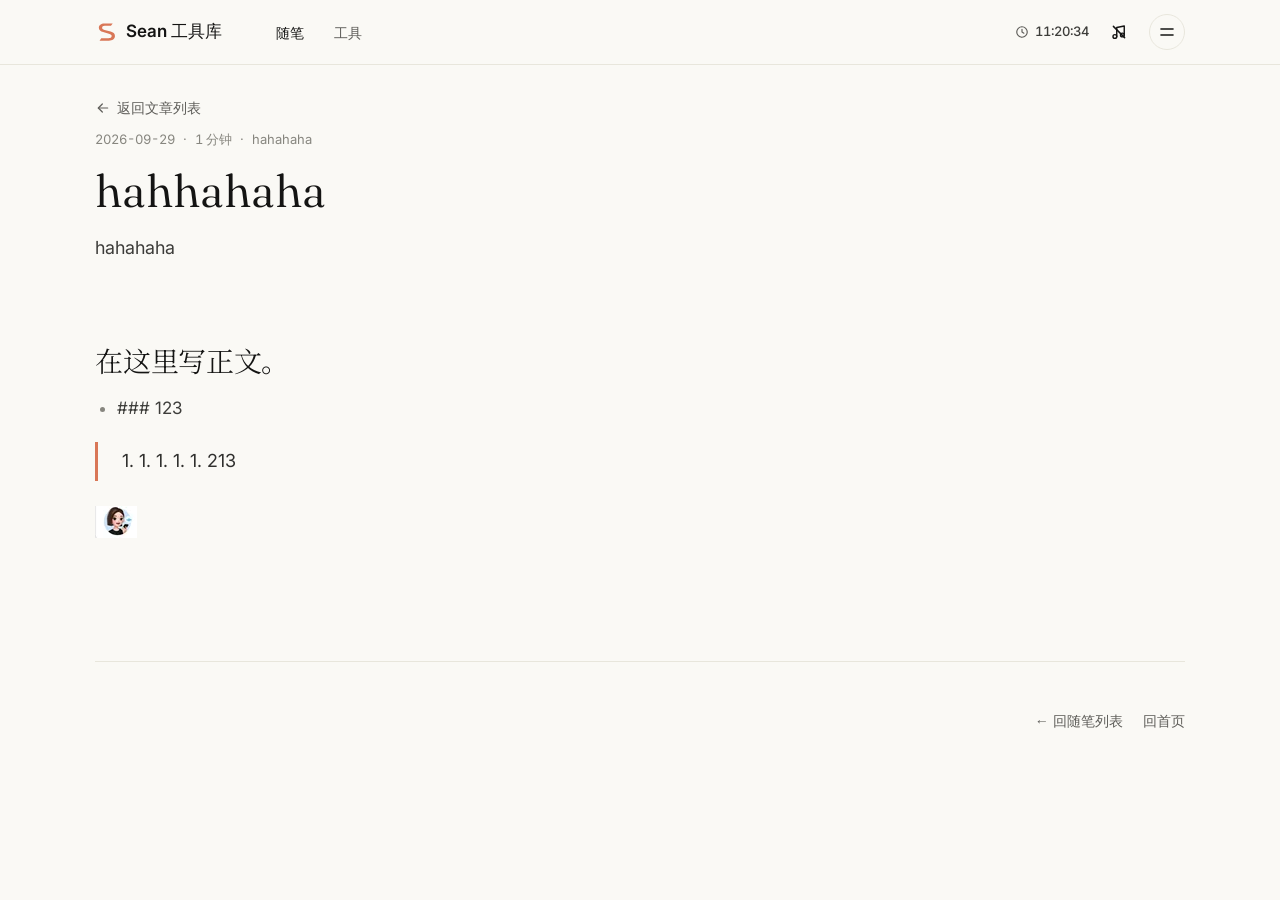
<file: blog/untitled-2026-09-29.html>
<!DOCTYPE html>
<html lang="zh-CN">
<head>
<meta charset="UTF-8">
<meta name="viewport" content="width=device-width, initial-scale=1">
<title>hahhahaha · Sean 的工具库</title>
<meta name="description" content="hahahaha">
<meta name="theme-color" content="#faf9f5">
<link rel="icon" href="data:image/svg+xml,%3Csvg xmlns='http://www.w3.org/2000/svg' viewBox='0 0 32 32'%3E%3Crect width='32' height='32' rx='7' fill='%23faf9f5'/%3E%3Cg transform='matrix(0.046195,0,0,0.046195,-7.12,-9.26)'%3E%3Cpath fill='%23d97757' d='M 665 300 L 420 300 C 330 300 265 345 265 425 C 265 495 315 530 390 550 L 555 595 C 610 610 635 630 635 665 C 635 705 600 730 540 730 L 335 730 L 285 800 L 555 800 C 655 800 730 750 730 665 C 730 590 680 555 605 535 L 430 488 C 375 473 360 450 360 425 C 360 395 385 370 435 370 L 615 370 Z'/%3E%3C/g%3E%3C/svg%3E">
<link rel="stylesheet" href="../assets/fonts/fonts.css">
<link rel="stylesheet" href="../assets/css/site.css">
<script>
  (function () { document.documentElement.classList.add("js"); })();
</script>
</head>
<body>
<a class="skip-link" href="#main">跳到主要内容</a>

<header class="site-header">
  <div class="wrap site-header__in">
    <a class="brand" href="../index.html">
      <svg class="brand__mark" width="22" height="22" viewBox="0 0 32 32" aria-hidden="true"><rect width="32" height="32" rx="7" fill="#faf9f5"/><g transform="matrix(0.046195,0,0,0.046195,-7.12,-9.26)"><path fill="#d97757" d="M 665 300 L 420 300 C 330 300 265 345 265 425 C 265 495 315 530 390 550 L 555 595 C 610 610 635 630 635 665 C 635 705 600 730 540 730 L 335 730 L 285 800 L 555 800 C 655 800 730 750 730 665 C 730 590 680 555 605 535 L 430 488 C 375 473 360 450 360 425 C 360 395 385 370 435 370 L 615 370 Z"/></g></svg>
      Sean 工具库
      <span class="sr-only">回到首页</span>
    </a>

    <nav class="nav" aria-label="主导航">
      <a class="nav__link is-active" href="index.html" aria-current="page">随笔</a>
      <a class="nav__link" href="../tools.html">工具</a>
    </nav>

    <div class="site-header__right">
      <time class="clock" role="timer" aria-live="off" aria-label="当前北京时间" title="北京时间 · UTC+8">
        <svg viewBox="0 0 24 24" fill="none" stroke="currentColor" stroke-width="2" stroke-linecap="round" stroke-linejoin="round" aria-hidden="true"><circle cx="12" cy="12" r="9"/><path d="M12 7.4V12l3.2 2"/></svg>
        <b data-bj-time>--:--:--</b>
      </time>

      <button class="icon-btn music" type="button" id="music-btn" aria-pressed="false" aria-label="打开背景音乐" title="背景音乐：关（点一下播放）">
        <svg viewBox="0 0 24 24" fill="none" stroke="currentColor" stroke-width="1.9" stroke-linecap="round" stroke-linejoin="round" aria-hidden="true">
          <path d="M9 18V6l10-2v12"/>
          <circle cx="6.5" cy="18" r="2.5"/>
          <circle cx="16.5" cy="16" r="2.5"/>
          <path class="slash" d="M4.5 4.5l15 15"/>
        </svg>
      </button>

      <button class="icon-btn" type="button" id="menu-open" aria-haspopup="dialog" aria-expanded="false" aria-controls="menu">
        <span class="sr-only">打开导航菜单</span>
        <svg viewBox="0 0 24 24" fill="none" stroke="currentColor" stroke-width="2.2" stroke-linecap="round" aria-hidden="true"><path d="M4 8h16M4 16h16"/></svg>
      </button>
    </div>
  </div>
</header>

<main id="main">
  <div class="wrap">

    <a class="back-link" href="index.html">
      <svg viewBox="0 0 24 24" fill="none" stroke="currentColor" stroke-width="1.8" stroke-linecap="round" stroke-linejoin="round" aria-hidden="true"><path d="M19 12H5"/><path d="m11 18-6-6 6-6"/></svg>
      返回文章列表
    </a>

    <div class="post-head">
      <div class="card__meta" style="margin-bottom:16px">
        <time datetime="2026-09-29">2026-09-29</time><span>·</span><span>1 分钟</span><span>·</span><span>hahahaha</span>
      </div>
      <h1>hahhahaha</h1>
      <p class="lede">hahahaha</p>
    </div>

    <article class="prose">
      <h2>在这里写正文。</h2>

      <ul>
        <li>### 123</li>
      </ul>

      <blockquote>1. 1. 1. 1. 1. 213</blockquote>

      <p><img src="../assets/img/image-c1aaba8f.webp" alt="image" loading="lazy"></p>
    </article>

    <footer class="footer">
      <div class="footer__in">
        <p>&nbsp;</p>
        <p class="footer__links">
          <a href="index.html">← 回随笔列表</a>
          <a href="../index.html">回首页</a>
        </p>
      </div>
    </footer>
  </div>
</main>

<!-- ================= 编号菜单 ================= -->
<div class="menu" id="menu" data-open="false" role="dialog" aria-modal="true" aria-label="站点导航">
  <div class="menu__card" role="document">
    <div class="menu__head">
      <span class="menu__badge">
        <svg class="spike" viewBox="0 0 24 24" fill="none" stroke="currentColor" stroke-width="2.6" stroke-linecap="round" aria-hidden="true"><path d="M12 3v18M3 12h18M5.6 5.6l12.8 12.8M18.4 5.6L5.6 18.4"/></svg>
        Sean
      </span>
      <button class="icon-btn menu__close" type="button" id="menu-close">
        <span class="sr-only">关闭菜单</span>
        <svg viewBox="0 0 24 24" fill="none" stroke="currentColor" stroke-width="2.2" stroke-linecap="round" aria-hidden="true"><path d="M6 6l12 12M18 6L6 18"/></svg>
      </button>
    </div>

    <ul class="menu__list">
      <li><a class="menu__item" href="../index.html">
        <span class="menu__num">01</span><span class="menu__label">首页</span><span class="menu__en">Home</span>
        <span class="menu__go" aria-hidden="true"><svg viewBox="0 0 24 24" fill="none" stroke="currentColor" stroke-width="2.2" stroke-linecap="round" stroke-linejoin="round"><path d="M9 6l6 6-6 6"/></svg></span>
      </a></li>
      <li><a class="menu__item" href="index.html">
        <span class="menu__num">02</span><span class="menu__label">随笔</span><span class="menu__en">Journal</span>
        <span class="menu__go" aria-hidden="true"><svg viewBox="0 0 24 24" fill="none" stroke="currentColor" stroke-width="2.2" stroke-linecap="round" stroke-linejoin="round"><path d="M9 6l6 6-6 6"/></svg></span>
      </a></li>
      <li><a class="menu__item" href="../tools.html">
        <span class="menu__num">03</span><span class="menu__label">工具</span><span class="menu__en">Tools</span>
        <span class="menu__go" aria-hidden="true"><svg viewBox="0 0 24 24" fill="none" stroke="currentColor" stroke-width="2.2" stroke-linecap="round" stroke-linejoin="round"><path d="M9 6l6 6-6 6"/></svg></span>
      </a></li>
      <li><a class="menu__item" href="../index.html#contact">
        <span class="menu__num">04</span><span class="menu__label">联系</span><span class="menu__en">Contact</span>
        <span class="menu__go" aria-hidden="true"><svg viewBox="0 0 24 24" fill="none" stroke="currentColor" stroke-width="2.2" stroke-linecap="round" stroke-linejoin="round"><path d="M9 6l6 6-6 6"/></svg></span>
      </a></li>
    </ul>

    <div class="menu__foot">
      <div class="menu__socials">
        <a class="menu__social" href="https://github.com/shaoyibang" target="_blank" rel="noopener me" aria-label="GitHub" title="GitHub">
          <svg viewBox="0 0 24 24" fill="currentColor" aria-hidden="true"><path d="M12 2a10 10 0 0 0-3.16 19.49c.5.09.68-.22.68-.48v-1.7c-2.78.6-3.37-1.34-3.37-1.34-.45-1.16-1.11-1.47-1.11-1.47-.91-.62.07-.61.07-.61 1 .07 1.53 1.03 1.53 1.03.9 1.53 2.34 1.09 2.91.83.09-.65.35-1.09.63-1.34-2.22-.25-4.56-1.11-4.56-4.95 0-1.09.39-1.98 1.03-2.68-.1-.25-.45-1.27.1-2.65 0 0 .84-.27 2.75 1.02a9.6 9.6 0 0 1 5 0c1.91-1.29 2.75-1.02 2.75-1.02.55 1.38.2 2.4.1 2.65.64.7 1.03 1.59 1.03 2.68 0 3.85-2.35 4.7-4.58 4.94.36.31.68.92.68 1.85v2.74c0 .27.18.58.69.48A10 10 0 0 0 12 2Z"/></svg>
        </a>
        <a class="menu__social" href="https://x.com/wulabulafuo" target="_blank" rel="noopener me" aria-label="X（原 Twitter）" title="X">
          <svg viewBox="0 0 24 24" fill="currentColor" aria-hidden="true"><path d="M14.234 10.162 22.977 0h-2.072l-7.591 8.824L7.251 0H.258l9.168 13.343L.258 24H2.33l8.016-9.318L16.749 24h6.993zm-2.837 3.299-.929-1.329L3.076 1.56h3.182l5.965 8.532.929 1.329 7.754 11.09h-3.182z"/></svg>
        </a>
        <a class="menu__social" href="https://space.bilibili.com/66916738" target="_blank" rel="noopener me" aria-label="哔哩哔哩" title="哔哩哔哩">
          <svg viewBox="0 0 24 24" fill="currentColor" aria-hidden="true"><path d="M17.813 4.653h.854c1.51.054 2.769.578 3.773 1.574 1.004.995 1.524 2.249 1.56 3.76v7.36c-.036 1.51-.556 2.769-1.56 3.773s-2.262 1.524-3.773 1.56H5.333c-1.51-.036-2.769-.556-3.773-1.56S.036 18.858 0 17.347v-7.36c.036-1.511.556-2.765 1.56-3.76 1.004-.996 2.262-1.52 3.773-1.574h.774l-1.174-1.12a1.234 1.234 0 0 1-.373-.906c0-.356.124-.658.373-.907l.027-.027c.267-.249.573-.373.92-.373.347 0 .653.124.92.373L9.653 4.44c.071.071.134.142.187.213h4.267a.836.836 0 0 1 .16-.213l2.853-2.747c.267-.249.573-.373.92-.373.347 0 .662.151.929.4.267.249.391.551.391.907 0 .355-.124.657-.373.906zM5.333 7.24c-.746.018-1.373.276-1.88.773-.506.498-.769 1.13-.786 1.894v7.52c.017.764.28 1.395.786 1.893.507.498 1.134.756 1.88.773h13.334c.746-.017 1.373-.275 1.88-.773.506-.498.769-1.129.786-1.893v-7.52c-.017-.765-.28-1.396-.786-1.894-.507-.497-1.134-.755-1.88-.773zM8 11.107c.373 0 .684.124.933.373.25.249.383.569.4.96v1.173c-.017.391-.15.711-.4.96-.249.25-.56.374-.933.374s-.684-.125-.933-.374c-.25-.249-.383-.569-.4-.96V12.44c0-.373.129-.689.386-.947.258-.257.574-.386.947-.386zm8 0c.373 0 .684.124.933.373.25.249.383.569.4.96v1.173c-.017.391-.15.711-.4.96-.249.25-.56.374-.933.374s-.684-.125-.933-.374c-.25-.249-.383-.569-.4-.96V12.44c.017-.391.15-.711.4-.96.249-.249.56-.373.933-.373Z"/></svg>
        </a>
      </div>
      <a class="menu__mail" href="mailto:shaoyibang@163.com">shaoyibang@163.com</a>
      <p class="menu__copy">© 2026 邵乙梆 · Sean 的工具库</p>
    </div>
  </div>
</div>

<audio id="bgm" src="../music.mp3" loop preload="none"></audio>
<script src="../assets/js/site.js"></script>
</body>
</html>
</file>
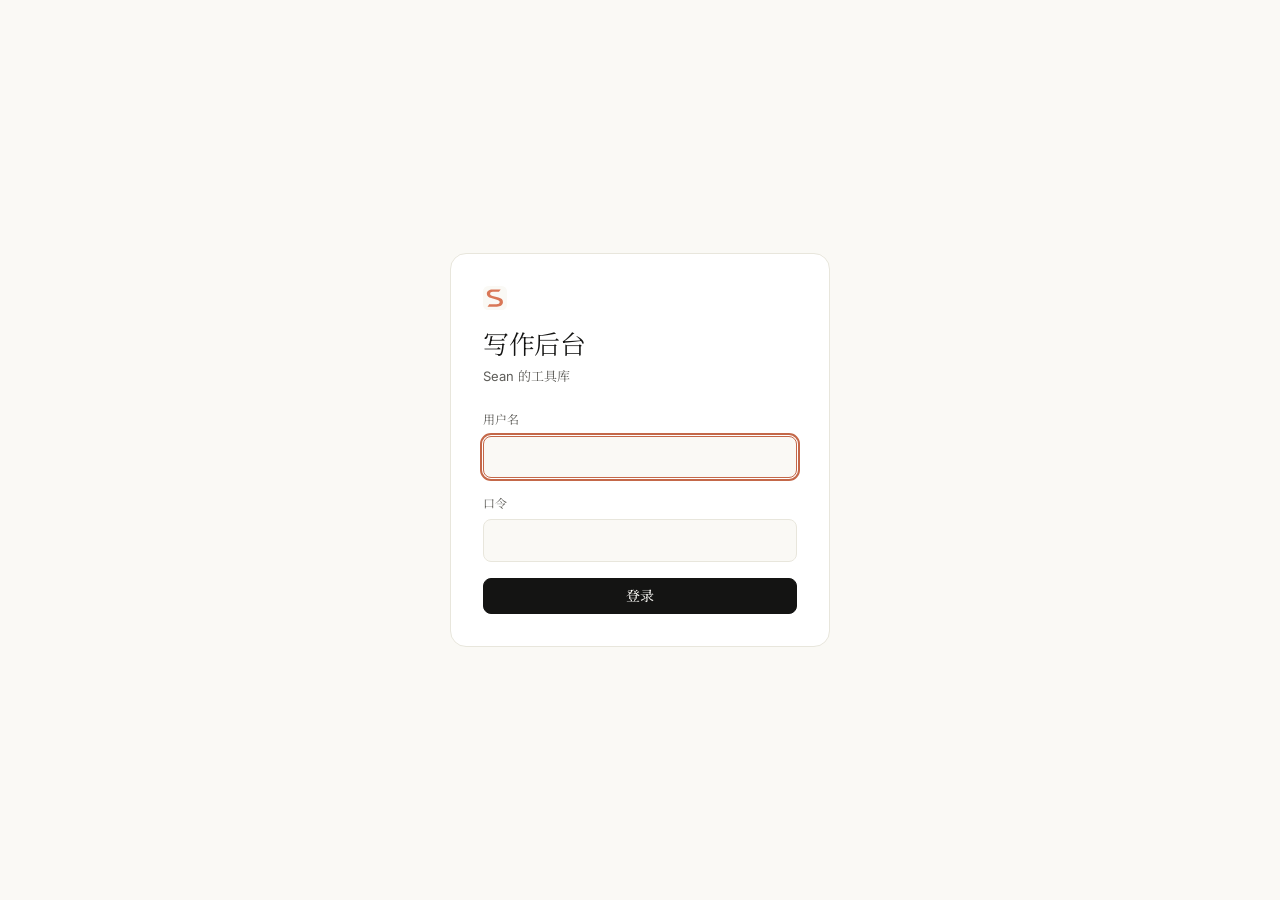
<file: server/web/login.html>
<!DOCTYPE html>
<html lang="zh-CN">
<head>
<meta charset="UTF-8">
<meta name="viewport" content="width=device-width, initial-scale=1">
<title>登录 · 写作后台</title>
<meta name="robots" content="noindex, nofollow">
<meta name="theme-color" content="#faf9f5">
<link rel="icon" href="data:image/svg+xml,%3Csvg xmlns='http://www.w3.org/2000/svg' viewBox='0 0 32 32'%3E%3Crect width='32' height='32' rx='7' fill='%23faf9f5'/%3E%3Cg transform='matrix(0.046195,0,0,0.046195,-7.12,-9.26)'%3E%3Cpath fill='%23d97757' d='M 665 300 L 420 300 C 330 300 265 345 265 425 C 265 495 315 530 390 550 L 555 595 C 610 610 635 630 635 665 C 635 705 600 730 540 730 L 335 730 L 285 800 L 555 800 C 655 800 730 750 730 665 C 730 590 680 555 605 535 L 430 488 C 375 473 360 450 360 425 C 360 395 385 370 435 370 L 615 370 Z'/%3E%3C/g%3E%3C/svg%3E">
<link rel="stylesheet" href="/assets/fonts/fonts.css">
<style>
  :root {
    --canvas: #faf9f5; --surface: #ffffff; --ink: #141413; --body: #3d3d3a;
    --muted: #5e5d59; --hair: #e8e6dc; --clay: #d97757; --focus: #c46849;
    --font-display: "Fraunces", "Noto Serif SC", Georgia, serif;
    --font-sans: "Inter", "Noto Serif SC", system-ui, -apple-system, "Segoe UI", sans-serif;
  }
  * { box-sizing: border-box; }
  body {
    margin: 0; min-height: 100vh; display: grid; place-items: center;
    background: var(--canvas); color: var(--body);
    font: 400 15px/1.6 var(--font-sans);
    -webkit-font-smoothing: antialiased;
  }
  .card {
    width: min(92vw, 380px); background: var(--surface);
    border: 1px solid var(--hair); border-radius: 16px; padding: 32px;
  }
  .mark { width: 24px; height: 24px; display: block; margin-bottom: 20px; }
  h1 {
    margin: 0 0 4px; font-family: var(--font-display);
    font-weight: 340; font-size: 26px; line-height: 1.2; color: var(--ink);
    letter-spacing: -0.01em;
  }
  .sub { margin: 0 0 24px; font-size: 13px; color: var(--muted); }
  label { display: block; font-size: 12px; color: var(--muted); margin-bottom: 6px; }
  input {
    width: 100%; padding: 9px 11px; margin-bottom: 16px;
    background: var(--canvas); color: var(--ink);
    border: 1px solid var(--hair); border-radius: 8px;
    font: inherit; font-size: 14px;
  }
  input:focus-visible { outline: 2px solid var(--focus); outline-offset: 1px; border-color: var(--focus); }
  button {
    width: 100%; padding: 10px 16px; cursor: pointer;
    background: var(--ink); color: var(--canvas);
    border: 1px solid var(--ink); border-radius: 8px;
    font: 480 14px/1 var(--font-sans);
    transition: box-shadow .18s ease;
  }
  /* 悬停是长出一圈同色环，不是变深 —— 跟站点其它按钮同一套语言 */
  button:hover:not(:disabled) { box-shadow: 0 0 0 2px var(--ink); }
  button:disabled { opacity: .5; cursor: default; }
  .msg {
    margin: 16px 0 0; padding: 9px 11px; border-radius: 8px; font-size: 13px;
    background: #fdf1ec; border: 1px solid #f0d4c8; color: #8a3d21;
  }
  .msg[hidden] { display: none; }
</style>
</head>
<body>

<main class="card">
  <svg class="mark" viewBox="0 0 32 32" aria-hidden="true">
    <rect width="32" height="32" rx="7" fill="#faf9f5"/>
    <g transform="matrix(0.046195,0,0,0.046195,-7.12,-9.26)">
      <path fill="#d97757" d="M 665 300 L 420 300 C 330 300 265 345 265 425 C 265 495 315 530 390 550 L 555 595 C 610 610 635 630 635 665 C 635 705 600 730 540 730 L 335 730 L 285 800 L 555 800 C 655 800 730 750 730 665 C 730 590 680 555 605 535 L 430 488 C 375 473 360 450 360 425 C 360 395 385 370 435 370 L 615 370 Z"/>
    </g>
  </svg>

  <h1>写作后台</h1>
  <p class="sub">Sean 的工具库</p>

  <form id="form" autocomplete="on">
    <label for="user">用户名</label>
    <input id="user" name="user" type="text" autocomplete="username" required autofocus>

    <label for="password">口令</label>
    <input id="password" name="password" type="password" autocomplete="current-password" required>

    <button type="submit" id="submit">登录</button>
  </form>

  <p class="msg" id="msg" role="alert" hidden></p>
</main>

<script>
/* 接口一律用相对路径：这个页面在开发模式下是 /login，生产模式下是
   /admin/login（反代把 /admin 剥掉再转发）。相对路径在两种挂载下
   都指向正确的 /api/login，不需要前端知道自己的前缀。 */
const form = document.getElementById("form");
const submit = document.getElementById("submit");
const msg = document.getElementById("msg");

form.addEventListener("submit", async (e) => {
  e.preventDefault();
  msg.hidden = true;
  submit.disabled = true;
  submit.textContent = "登录中…";
  try {
    const res = await fetch("api/login", {
      method: "POST",
      headers: { "Content-Type": "application/json" },
      body: JSON.stringify({
        user: document.getElementById("user").value,
        password: document.getElementById("password").value,
      }),
    });
    const data = await res.json().catch(() => ({}));
    if (!res.ok) throw new Error(data.error || ("HTTP " + res.status));
    location.replace("./");
  } catch (err) {
    msg.textContent = err.message;
    msg.hidden = false;
    document.getElementById("password").value = "";
    submit.disabled = false;
    submit.textContent = "登录";
  }
});
</script>
</body>
</html>
</file>
<file: assets/fonts/fonts.css>
/* 这个文件是 tools/fonts.mjs 生成的，不要手改。
   改字体请改 tools/fonts.mjs 里的 FONTS_CSS_URL，然后重跑：

     node tools/fonts.mjs

   里面保留了 Google 原本的 unicode-range 分片，浏览器仍然只下载
   页面上真正用到的那几片。 */
/* vietnamese */
@font-face {
  font-family: 'Fraunces';
  font-style: italic;
  font-weight: 300 700;
  font-display: swap;
  src: url(./fraunces/4a4b991d.woff2) format('woff2');
  unicode-range: U+0102-0103, U+0110-0111, U+0128-0129, U+0168-0169, U+01A0-01A1, U+01AF-01B0, U+0300-0301, U+0303-0304, U+0308-0309, U+0323, U+0329, U+1EA0-1EF9, U+20AB;
}
/* latin-ext */
@font-face {
  font-family: 'Fraunces';
  font-style: italic;
  font-weight: 300 700;
  font-display: swap;
  src: url(./fraunces/d1b3fd7a.woff2) format('woff2');
  unicode-range: U+0100-02BA, U+02BD-02C5, U+02C7-02CC, U+02CE-02D7, U+02DD-02FF, U+0304, U+0308, U+0329, U+1D00-1DBF, U+1E00-1E9F, U+1EF2-1EFF, U+2020, U+20A0-20AB, U+20AD-20C0, U+2113, U+2C60-2C7F, U+A720-A7FF;
}
/* latin */
@font-face {
  font-family: 'Fraunces';
  font-style: italic;
  font-weight: 300 700;
  font-display: swap;
  src: url(./fraunces/8fb2c545.woff2) format('woff2');
  unicode-range: U+0000-00FF, U+0131, U+0152-0153, U+02BB-02BC, U+02C6, U+02DA, U+02DC, U+0304, U+0308, U+0329, U+2000-206F, U+20AC, U+2122, U+2191, U+2193, U+2212, U+2215, U+FEFF, U+FFFD;
}
/* vietnamese */
@font-face {
  font-family: 'Fraunces';
  font-style: normal;
  font-weight: 300 700;
  font-display: swap;
  src: url(./fraunces/e83d3396.woff2) format('woff2');
  unicode-range: U+0102-0103, U+0110-0111, U+0128-0129, U+0168-0169, U+01A0-01A1, U+01AF-01B0, U+0300-0301, U+0303-0304, U+0308-0309, U+0323, U+0329, U+1EA0-1EF9, U+20AB;
}
/* latin-ext */
@font-face {
  font-family: 'Fraunces';
  font-style: normal;
  font-weight: 300 700;
  font-display: swap;
  src: url(./fraunces/89349bb9.woff2) format('woff2');
  unicode-range: U+0100-02BA, U+02BD-02C5, U+02C7-02CC, U+02CE-02D7, U+02DD-02FF, U+0304, U+0308, U+0329, U+1D00-1DBF, U+1E00-1E9F, U+1EF2-1EFF, U+2020, U+20A0-20AB, U+20AD-20C0, U+2113, U+2C60-2C7F, U+A720-A7FF;
}
/* latin */
@font-face {
  font-family: 'Fraunces';
  font-style: normal;
  font-weight: 300 700;
  font-display: swap;
  src: url(./fraunces/e75e106b.woff2) format('woff2');
  unicode-range: U+0000-00FF, U+0131, U+0152-0153, U+02BB-02BC, U+02C6, U+02DA, U+02DC, U+0304, U+0308, U+0329, U+2000-206F, U+20AC, U+2122, U+2191, U+2193, U+2212, U+2215, U+FEFF, U+FFFD;
}
/* cyrillic-ext */
@font-face {
  font-family: 'Inter';
  font-style: normal;
  font-weight: 100 900;
  font-display: swap;
  src: url(./inter/0bd3aa02.woff2) format('woff2');
  unicode-range: U+0460-052F, U+1C80-1C8A, U+20B4, U+2DE0-2DFF, U+A640-A69F, U+FE2E-FE2F;
}
/* cyrillic */
@font-face {
  font-family: 'Inter';
  font-style: normal;
  font-weight: 100 900;
  font-display: swap;
  src: url(./inter/663525cf.woff2) format('woff2');
  unicode-range: U+0301, U+0400-045F, U+0490-0491, U+04B0-04B1, U+2116;
}
/* greek-ext */
@font-face {
  font-family: 'Inter';
  font-style: normal;
  font-weight: 100 900;
  font-display: swap;
  src: url(./inter/095d0f20.woff2) format('woff2');
  unicode-range: U+1F00-1FFF;
}
/* greek */
@font-face {
  font-family: 'Inter';
  font-style: normal;
  font-weight: 100 900;
  font-display: swap;
  src: url(./inter/ae0e62f5.woff2) format('woff2');
  unicode-range: U+0370-0377, U+037A-037F, U+0384-038A, U+038C, U+038E-03A1, U+03A3-03FF;
}
/* vietnamese */
@font-face {
  font-family: 'Inter';
  font-style: normal;
  font-weight: 100 900;
  font-display: swap;
  src: url(./inter/076c4ca3.woff2) format('woff2');
  unicode-range: U+0102-0103, U+0110-0111, U+0128-0129, U+0168-0169, U+01A0-01A1, U+01AF-01B0, U+0300-0301, U+0303-0304, U+0308-0309, U+0323, U+0329, U+1EA0-1EF9, U+20AB;
}
/* latin-ext */
@font-face {
  font-family: 'Inter';
  font-style: normal;
  font-weight: 100 900;
  font-display: swap;
  src: url(./inter/b5a272c5.woff2) format('woff2');
  unicode-range: U+0100-02BA, U+02BD-02C5, U+02C7-02CC, U+02CE-02D7, U+02DD-02FF, U+0304, U+0308, U+0329, U+1D00-1DBF, U+1E00-1E9F, U+1EF2-1EFF, U+2020, U+20A0-20AB, U+20AD-20C0, U+2113, U+2C60-2C7F, U+A720-A7FF;
}
/* latin */
@font-face {
  font-family: 'Inter';
  font-style: normal;
  font-weight: 100 900;
  font-display: swap;
  src: url(./inter/2870bcb8.woff2) format('woff2');
  unicode-range: U+0000-00FF, U+0131, U+0152-0153, U+02BB-02BC, U+02C6, U+02DA, U+02DC, U+0304, U+0308, U+0329, U+2000-206F, U+20AC, U+2122, U+2191, U+2193, U+2212, U+2215, U+FEFF, U+FFFD;
}
/* cyrillic-ext */
@font-face {
  font-family: 'JetBrains Mono';
  font-style: normal;
  font-weight: 300 600;
  font-display: swap;
  src: url(./jetbrainsmono/2756c380.woff2) format('woff2');
  unicode-range: U+0460-052F, U+1C80-1C8A, U+20B4, U+2DE0-2DFF, U+A640-A69F, U+FE2E-FE2F;
}
/* cyrillic */
@font-face {
  font-family: 'JetBrains Mono';
  font-style: normal;
  font-weight: 300 600;
  font-display: swap;
  src: url(./jetbrainsmono/5a20067e.woff2) format('woff2');
  unicode-range: U+0301, U+0400-045F, U+0490-0491, U+04B0-04B1, U+2116;
}
/* greek */
@font-face {
  font-family: 'JetBrains Mono';
  font-style: normal;
  font-weight: 300 600;
  font-display: swap;
  src: url(./jetbrainsmono/0e7cfd0e.woff2) format('woff2');
  unicode-range: U+0370-0377, U+037A-037F, U+0384-038A, U+038C, U+038E-03A1, U+03A3-03FF;
}
/* vietnamese */
@font-face {
  font-family: 'JetBrains Mono';
  font-style: normal;
  font-weight: 300 600;
  font-display: swap;
  src: url(./jetbrainsmono/fd17b433.woff2) format('woff2');
  unicode-range: U+0102-0103, U+0110-0111, U+0128-0129, U+0168-0169, U+01A0-01A1, U+01AF-01B0, U+0300-0301, U+0303-0304, U+0308-0309, U+0323, U+0329, U+1EA0-1EF9, U+20AB;
}
/* latin-ext */
@font-face {
  font-family: 'JetBrains Mono';
  font-style: normal;
  font-weight: 300 600;
  font-display: swap;
  src: url(./jetbrainsmono/1cb17b5a.woff2) format('woff2');
  unicode-range: U+0100-02BA, U+02BD-02C5, U+02C7-02CC, U+02CE-02D7, U+02DD-02FF, U+0304, U+0308, U+0329, U+1D00-1DBF, U+1E00-1E9F, U+1EF2-1EFF, U+2020, U+20A0-20AB, U+20AD-20C0, U+2113, U+2C60-2C7F, U+A720-A7FF;
}
/* latin */
@font-face {
  font-family: 'JetBrains Mono';
  font-style: normal;
  font-weight: 300 600;
  font-display: swap;
  src: url(./jetbrainsmono/e7277e71.woff2) format('woff2');
  unicode-range: U+0000-00FF, U+0131, U+0152-0153, U+02BB-02BC, U+02C6, U+02DA, U+02DC, U+0304, U+0308, U+0329, U+2000-206F, U+20AC, U+2122, U+2191, U+2193, U+2212, U+2215, U+FEFF, U+FFFD;
}
@font-face {
  font-family: 'Noto Serif SC';
  font-style: normal;
  font-weight: 300 600;
  font-display: swap;
  src: url(./notoserifsc/0a73ab63.woff2) format('woff2');
  unicode-range: U+1f1e9-1f1f5, U+1f1f7-1f1ff, U+1f21a, U+1f232, U+1f234-1f237, U+1f250-1f251, U+1f300, U+1f302-1f308, U+1f30a-1f311, U+1f315, U+1f319-1f320, U+1f324, U+1f327, U+1f32a, U+1f32c-1f32d, U+1f330-1f357, U+1f359-1f37e;
}
@font-face {
  font-family: 'Noto Serif SC';
  font-style: normal;
  font-weight: 300 600;
  font-display: swap;
  src: url(./notoserifsc/4ccf37a1.woff2) format('woff2');
  unicode-range: U+fee3, U+fef3, U+ff03-ff04, U+ff07, U+ff0a, U+ff17-ff19, U+ff1c-ff1d, U+ff20-ff3a, U+ff3c, U+ff3e-ff5b, U+ff5d, U+ff61-ff65, U+ff67-ff6a, U+ff6c, U+ff6f-ff78, U+ff7a-ff7d, U+ff80-ff84, U+ff86, U+ff89-ff8e, U+ff92, U+ff97-ff9b, U+ff9d-ff9f, U+ffe0-ffe4, U+ffe6, U+ffe9, U+ffeb, U+ffed, U+fffc, U+1f004, U+1f170-1f171, U+1f192-1f195, U+1f198-1f19a, U+1f1e6-1f1e8;
}
@font-face {
  font-family: 'Noto Serif SC';
  font-style: normal;
  font-weight: 300 600;
  font-display: swap;
  src: url(./notoserifsc/e27f82e7.woff2) format('woff2');
  unicode-range: U+f0a7, U+f0b2, U+f0b7, U+f0c9, U+f0d8, U+f0da, U+f0dc-f0dd, U+f0e0, U+f0e6, U+f0eb, U+f0fc, U+f101, U+f104-f105, U+f107, U+f10b, U+f11b, U+f14b, U+f18a, U+f193, U+f1d6-f1d7, U+f244, U+f27a, U+f296, U+f2ae, U+f471, U+f4b3, U+f610-f611, U+f880-f881, U+f8ec, U+f8f5, U+f8ff, U+f901, U+f90a, U+f92c-f92d, U+f934, U+f937, U+f941, U+f965, U+f967, U+f969, U+f96b, U+f96f, U+f974, U+f978-f979, U+f97e, U+f981, U+f98a, U+f98e, U+f997, U+f99c, U+f9b2, U+f9b5, U+f9ba, U+f9be, U+f9ca, U+f9d0-f9d1, U+f9dd, U+f9e0-f9e1, U+f9e4, U+f9f7, U+fa00-fa01, U+fa08, U+fa0a, U+fa11, U+fb01-fb02, U+fdfc, U+fe0e, U+fe30-fe31, U+fe33-fe44, U+fe49-fe52, U+fe54-fe57, U+fe59-fe66, U+fe68-fe6b, U+fe8e, U+fe92-fe93, U+feae, U+feb8, U+fecb-fecc, U+fee0;
}
@font-face {
  font-family: 'Noto Serif SC';
  font-style: normal;
  font-weight: 300 600;
  font-display: swap;
  src: url(./notoserifsc/91327a8d.woff2) format('woff2');
  unicode-range: U+9f83, U+9f85-9f8d, U+9f90-9f91, U+9f94-9f96, U+9f98, U+9f9b-9f9c, U+9f9e, U+9fa0, U+9fa2, U+9ff0-9fff, U+a001, U+a007, U+a025, U+a046-a047, U+a057, U+a072, U+a078-a079, U+a083, U+a085, U+a100, U+a118, U+a132, U+a134, U+a1f4, U+a242, U+a4a6, U+a4aa, U+a4b0-a4b1, U+a4b3, U+a9c1-a9c2, U+ac00-ac01, U+ac04, U+ac08, U+ac10-ac11, U+ac13-ac16, U+ac19, U+ac1c-ac1d, U+ac24, U+ac70-ac71, U+ac74, U+ac77-ac78, U+ac80-ac81, U+ac83, U+ac8c, U+ac90, U+ac9f-aca0, U+aca8-aca9, U+acac, U+acb0, U+acbd, U+acc1, U+acc4, U+ace0-ace1, U+ace4, U+ace8, U+acf3, U+acf5, U+acfc-acfd, U+ad00, U+ad0c, U+ad11, U+ad1c, U+ad34, U+ad50, U+ad64, U+ad6c, U+ad70, U+ad74, U+ad7f, U+ad81, U+ad8c, U+adc0, U+adc8, U+addc, U+ade0, U+adf8-adf9, U+adfc, U+ae00, U+ae08-ae09, U+ae0b, U+ae30, U+ae34, U+ae38, U+ae40, U+ae4a, U+ae4c, U+ae54, U+ae68, U+aebc, U+aed8, U+af2c-af2d;
}
@font-face {
  font-family: 'Noto Serif SC';
  font-style: normal;
  font-weight: 300 600;
  font-display: swap;
  src: url(./notoserifsc/7546033c.woff2) format('woff2');
  unicode-range: U+9e30-9e33, U+9e35-9e3b, U+9e3e, U+9e40-9e44, U+9e46-9e4e, U+9e51, U+9e53, U+9e55-9e58, U+9e5a-9e5c, U+9e5e-9e63, U+9e66-9e6e, U+9e71, U+9e73, U+9e75, U+9e78-9e79, U+9e7c-9e7e, U+9e82, U+9e86-9e88, U+9e8b-9e8c, U+9e90-9e91, U+9e93, U+9e95, U+9e97, U+9e9d, U+9ea4-9ea5, U+9ea9-9eaa, U+9eb4-9eb5, U+9eb8-9eba, U+9ebc-9ebf, U+9ec3, U+9ec9, U+9ecd, U+9ed0, U+9ed2-9ed3, U+9ed5-9ed6, U+9ed9, U+9edc-9edd, U+9edf-9ee0, U+9ee2, U+9ee5, U+9ee7-9eea, U+9eef, U+9ef1, U+9ef3-9ef4, U+9ef6, U+9ef9, U+9efb-9efc, U+9efe, U+9f0b, U+9f0d, U+9f10, U+9f14, U+9f17, U+9f19, U+9f22, U+9f29, U+9f2c, U+9f2f, U+9f31, U+9f37, U+9f39, U+9f3d-9f3e, U+9f41, U+9f4a-9f4b, U+9f51-9f52, U+9f61-9f63, U+9f66-9f67, U+9f80-9f81;
}
@font-face {
  font-family: 'Noto Serif SC';
  font-style: normal;
  font-weight: 300 600;
  font-display: swap;
  src: url(./notoserifsc/6021710e.woff2) format('woff2');
  unicode-range: U+9c82-9c83, U+9c85-9c8c, U+9c8e-9c92, U+9c94-9c9b, U+9c9e-9ca3, U+9ca5-9ca7, U+9ca9, U+9cab, U+9cad-9cae, U+9cb1-9cb7, U+9cb9-9cbd, U+9cbf-9cc0, U+9cc3, U+9cc5-9cc7, U+9cc9-9cd1, U+9cd3-9cda, U+9cdc-9cdd, U+9cdf, U+9ce1-9ce3, U+9ce5, U+9ce9, U+9cee-9cef, U+9cf3-9cf4, U+9cf6, U+9cfc-9cfd, U+9d02, U+9d08-9d09, U+9d12, U+9d1b, U+9d1e, U+9d26, U+9d28, U+9d37, U+9d3b, U+9d3f, U+9d51, U+9d59, U+9d5c-9d5d, U+9d5f-9d61, U+9d6c, U+9d70, U+9d72, U+9d7a, U+9d7e, U+9d84, U+9d89, U+9d8f, U+9d92, U+9daf, U+9db4, U+9db8, U+9dbc, U+9dc4, U+9dc7, U+9dc9, U+9dd7, U+9ddf, U+9df2, U+9df9-9dfa, U+9e0a, U+9e11, U+9e1a, U+9e1e, U+9e20, U+9e22, U+9e28-9e2c, U+9e2e-9e2f;
}
@font-face {
  font-family: 'Noto Serif SC';
  font-style: normal;
  font-weight: 300 600;
  font-display: swap;
  src: url(./notoserifsc/58b519f6.woff2) format('woff2');
  unicode-range: U+9a80, U+9a83, U+9a85, U+9a88-9a8a, U+9a8d-9a8e, U+9a90, U+9a92-9a93, U+9a95-9a96, U+9a98-9a99, U+9a9b-9aa2, U+9aa5, U+9aa7, U+9aaf-9ab1, U+9ab5-9ab6, U+9ab9-9aba, U+9ac0-9ac4, U+9ac8, U+9acb-9acc, U+9ace-9acf, U+9ad1-9ad2, U+9ad9, U+9adf, U+9ae1, U+9ae3, U+9aea-9aeb, U+9aed-9aef, U+9af4, U+9af9, U+9afb, U+9b03-9b04, U+9b06, U+9b08, U+9b0d, U+9b0f-9b10, U+9b13, U+9b18, U+9b1a, U+9b1f, U+9b22-9b23, U+9b25, U+9b27-9b28, U+9b2a, U+9b2f, U+9b31-9b32, U+9b3b, U+9b43, U+9b46-9b49, U+9b4d-9b4e, U+9b51, U+9b56, U+9b58, U+9b5a, U+9b5c, U+9b5f, U+9b61-9b62, U+9b6f, U+9b77, U+9b80, U+9b88, U+9b8b, U+9b8e, U+9b91, U+9b9f-9ba0, U+9ba8, U+9baa-9bab, U+9bad-9bae, U+9bb0-9bb1, U+9bb8, U+9bc9-9bca, U+9bd3, U+9bd6, U+9bdb, U+9be8, U+9bf0-9bf1, U+9c02, U+9c10, U+9c15, U+9c24, U+9c2d, U+9c32, U+9c39, U+9c3b, U+9c40, U+9c47-9c49, U+9c53, U+9c57, U+9c64, U+9c72, U+9c77-9c78, U+9c7b, U+9c7f-9c80;
}
@font-face {
  font-family: 'Noto Serif SC';
  font-style: normal;
  font-weight: 300 600;
  font-display: swap;
  src: url(./notoserifsc/427edf6a.woff2) format('woff2');
  unicode-range: U+98dd, U+98e1-98e2, U+98e7-98ea, U+98ec, U+98ee-98ef, U+98f2, U+98f4, U+98fc-98fe, U+9903, U+9905, U+9908, U+990a, U+990c-990d, U+9913-9914, U+9918, U+991a-991b, U+991e, U+9921, U+9928, U+992c, U+992e, U+9935, U+9938-9939, U+993d-993e, U+9945, U+994b-994c, U+9951-9952, U+9954-9955, U+9957, U+995e, U+9963, U+9966-9969, U+996b-996c, U+996f, U+9974-9975, U+9977-9979, U+997d-997e, U+9980-9981, U+9983-9984, U+9987, U+998a-998b, U+998d-9991, U+9993-9995, U+9997-9998, U+99a5, U+99ab, U+99ad-99ae, U+99b1, U+99b3-99b4, U+99bc, U+99bf, U+99c1, U+99c3-99c6, U+99cc, U+99d0, U+99d2, U+99d5, U+99db, U+99dd, U+99e1, U+99ed, U+99f1, U+99ff, U+9a01, U+9a03-9a04, U+9a0e-9a0f, U+9a11-9a13, U+9a19, U+9a1b, U+9a28, U+9a2b, U+9a30, U+9a32, U+9a37, U+9a40, U+9a45, U+9a4a, U+9a4d-9a4e, U+9a52, U+9a55, U+9a57, U+9a5a-9a5b, U+9a5f, U+9a62, U+9a65, U+9a69, U+9a6b, U+9a6e, U+9a75, U+9a77-9a7a, U+9a7d;
}
@font-face {
  font-family: 'Noto Serif SC';
  font-style: normal;
  font-weight: 300 600;
  font-display: swap;
  src: url(./notoserifsc/6c8438bd.woff2) format('woff2');
  unicode-range: U+975b-975c, U+9763, U+9765-9766, U+976c-976d, U+9773, U+9776, U+977a, U+977c, U+9784-9785, U+978e-978f, U+9791-9792, U+9794-9795, U+9798, U+979a, U+979e, U+97a3, U+97a5-97a6, U+97a8, U+97ab-97ac, U+97ae-97af, U+97b2, U+97b4, U+97c6, U+97cb-97cc, U+97d3, U+97d8, U+97dc, U+97e1, U+97ea-97eb, U+97ee, U+97fb, U+97fe-97ff, U+9801-9803, U+9805-9806, U+9808, U+980c, U+9810-9814, U+9817-9818, U+981e, U+9820-9821, U+9824, U+9828, U+982b-982d, U+9830, U+9834, U+9838-9839, U+983c, U+9846, U+984d-984f, U+9851-9852, U+9854-9855, U+9857-9858, U+985a-985b, U+9862-9863, U+9865, U+9867, U+986b, U+986f-9871, U+9877-9878, U+987c, U+9880, U+9883, U+9885, U+9889, U+988b-988f, U+9893-9895, U+9899-989b, U+989e-989f, U+98a1-98a2, U+98a5-98a7, U+98a9, U+98af, U+98b1, U+98b6, U+98ba, U+98be, U+98c3-98c4, U+98c6-98c8, U+98cf-98d6, U+98da-98db;
}
@font-face {
  font-family: 'Noto Serif SC';
  font-style: normal;
  font-weight: 300 600;
  font-display: swap;
  src: url(./notoserifsc/4b6fde50.woff2) format('woff2');
  unicode-range: U+95c4-95ca, U+95cc-95cd, U+95d4-95d6, U+95d8, U+95e1-95e2, U+95e9, U+95f0-95f1, U+95f3, U+95f6, U+95fc, U+95fe-95ff, U+9602-9604, U+9606-960d, U+960f, U+9611-9613, U+9615-9617, U+9619-961b, U+961d, U+9621, U+9628, U+962f, U+963c-963e, U+9641-9642, U+9649, U+9654, U+965b-965f, U+9661, U+9663, U+9665, U+9667-9668, U+966c, U+9670, U+9672-9674, U+9678, U+967a, U+967d, U+9682, U+9685, U+9688, U+968a, U+968d-968e, U+9695, U+9697-9698, U+969e, U+96a0, U+96a3-96a4, U+96a8, U+96aa, U+96b0-96b1, U+96b3-96b4, U+96b7-96b9, U+96bb-96bd, U+96c9, U+96cb, U+96ce, U+96d1-96d2, U+96d6, U+96d9, U+96db-96dc, U+96de, U+96e0, U+96e3, U+96e9, U+96eb, U+96f0-96f2, U+96f9, U+96ff, U+9701-9702, U+9705, U+9708, U+970a, U+970e-970f, U+9711, U+9719, U+9727, U+972a, U+972d, U+9730, U+973d, U+9742, U+9744, U+9748-9749, U+9750-9751, U+975a;
}
@font-face {
  font-family: 'Noto Serif SC';
  font-style: normal;
  font-weight: 300 600;
  font-display: swap;
  src: url(./notoserifsc/9b8910f7.woff2) format('woff2');
  unicode-range: U+94f5, U+94f7, U+94f9, U+94fb-94fd, U+94ff, U+9503-9504, U+9506-9507, U+9509-950a, U+950d-950f, U+9511-9518, U+951a-9520, U+9522, U+9528-952d, U+9530-953a, U+953c-953f, U+9543-9546, U+9548-9550, U+9552-9555, U+9557-955b, U+955d-9568, U+956a-956d, U+9570-9574, U+9583, U+9586, U+9589, U+958e-958f, U+9591-9592, U+9594, U+9598-9599, U+959e-95a0, U+95a2-95a6, U+95a8-95b2, U+95b4, U+95b8-95c3;
}
@font-face {
  font-family: 'Noto Serif SC';
  font-style: normal;
  font-weight: 300 600;
  font-display: swap;
  src: url(./notoserifsc/b8b23e0e.woff2) format('woff2');
  unicode-range: U+941c-942b, U+942d-942e, U+9432-9433, U+9435, U+9438, U+943a, U+943e, U+9444, U+944a, U+9451-9452, U+945a, U+9462-9463, U+9465, U+9470-9487, U+948a-9492, U+9494-9498, U+949a, U+949c-949d, U+94a1, U+94a3-94a4, U+94a8, U+94aa-94ad, U+94af, U+94b2, U+94b4-94ba, U+94bc-94c0, U+94c4, U+94c6-94db, U+94de-94ec, U+94ee-94f1, U+94f3;
}
@font-face {
  font-family: 'Noto Serif SC';
  font-style: normal;
  font-weight: 300 600;
  font-display: swap;
  src: url(./notoserifsc/54873e11.woff2) format('woff2');
  unicode-range: U+92ec-92ed, U+92f0, U+92f3, U+92f8, U+92fc, U+9304, U+9306, U+9310, U+9312, U+9315, U+9318, U+931a, U+931e, U+9320-9322, U+9324, U+9326-9329, U+932b-932c, U+932f, U+9331-9332, U+9335-9336, U+933e, U+9340-9341, U+934a-9360, U+9362-9363, U+9365-936b, U+936e, U+9375, U+937e, U+9382, U+938a, U+938c, U+938f, U+9393-9394, U+9396-9397, U+939a, U+93a2, U+93a7, U+93ac-93cd, U+93d0-93d1, U+93d6-93d8, U+93de-93df, U+93e1-93e2, U+93e4, U+93f8, U+93fb, U+93fd, U+940e-941a;
}
@font-face {
  font-family: 'Noto Serif SC';
  font-style: normal;
  font-weight: 300 600;
  font-display: swap;
  src: url(./notoserifsc/e35456d6.woff2) format('woff2');
  unicode-range: U+9163-9164, U+9169, U+9170, U+9172, U+9174, U+9179-917a, U+917d-917e, U+9182-9183, U+9185, U+918c-918d, U+9190-9191, U+919a, U+919c, U+91a1-91a4, U+91a8, U+91aa-91af, U+91b4-91b5, U+91b8, U+91ba, U+91be, U+91c0-91c1, U+91c6, U+91c8, U+91cb, U+91d0, U+91d2, U+91d7-91d8, U+91dd, U+91e3, U+91e6-91e7, U+91ed, U+91f0, U+91f5, U+91f9, U+9200, U+9205, U+9207-920a, U+920d-920e, U+9210, U+9214-9215, U+921c, U+921e, U+9221, U+9223-9227, U+9229-922a, U+922d, U+9234-9235, U+9237, U+9239-923a, U+923c-9240, U+9244-9246, U+9249, U+924e-924f, U+9251, U+9253, U+9257, U+925b, U+925e, U+9262, U+9264-9266, U+9268, U+926c, U+926f, U+9271, U+927b, U+927e, U+9280, U+9283, U+9285-928a, U+928e, U+9291, U+9293, U+9296, U+9298, U+929c-929d, U+92a8, U+92ab-92ae, U+92b3, U+92b6-92b7, U+92b9, U+92c1, U+92c5-92c6, U+92c8, U+92cc, U+92d0, U+92d2, U+92e4, U+92ea;
}
@font-face {
  font-family: 'Noto Serif SC';
  font-style: normal;
  font-weight: 300 600;
  font-display: swap;
  src: url(./notoserifsc/572e1344.woff2) format('woff2');
  unicode-range: U+9004, U+900b, U+9011, U+9015-9016, U+901e, U+9021, U+9026, U+902d, U+902f, U+9031, U+9035-9036, U+9039-903a, U+9041, U+9044-9046, U+904a, U+904f-9052, U+9054-9055, U+9058-9059, U+905b-905e, U+9060-9062, U+9068-9069, U+906f, U+9072, U+9074, U+9076-907a, U+907c-907d, U+9081, U+9083, U+9085, U+9087-908b, U+908f, U+9095, U+9097, U+9099-909b, U+909d, U+90a0-90a1, U+90a8-90a9, U+90ac, U+90b0, U+90b2-90b4, U+90b6, U+90b8, U+90ba, U+90bd-90be, U+90c3-90c5, U+90c7-90c8, U+90cf-90d0, U+90d3, U+90d5, U+90d7, U+90da-90dc, U+90de, U+90e2, U+90e4, U+90e6-90e7, U+90ea-90eb, U+90ef, U+90f4-90f5, U+90f7, U+90fe-9100, U+9104, U+9109, U+910c, U+9112, U+9114-9115, U+9118, U+911c, U+911e, U+9120, U+9122-9123, U+9127, U+912d, U+912f-9132, U+9139-913a, U+9143, U+9146, U+9149-914a, U+914c, U+914e-9150, U+9154, U+9157, U+915a, U+915d-915e, U+9161-9162;
}
@font-face {
  font-family: 'Noto Serif SC';
  font-style: normal;
  font-weight: 300 600;
  font-display: swap;
  src: url(./notoserifsc/df1bd445.woff2) format('woff2');
  unicode-range: U+8e41-8e42, U+8e47, U+8e49-8e4b, U+8e50-8e53, U+8e59-8e5a, U+8e5f-8e60, U+8e64, U+8e69, U+8e6c, U+8e70, U+8e74, U+8e76, U+8e7a-8e7c, U+8e7f, U+8e84-8e85, U+8e87, U+8e89, U+8e8b, U+8e8d, U+8e8f-8e90, U+8e94, U+8e99, U+8e9c, U+8e9e, U+8eaa, U+8eac, U+8eb0, U+8eb6, U+8ec0, U+8ec6, U+8eca-8ece, U+8ed2, U+8eda, U+8edf, U+8ee2, U+8eeb, U+8ef8, U+8efb-8efe, U+8f03, U+8f09, U+8f0b, U+8f12-8f15, U+8f1b, U+8f1d, U+8f1f, U+8f29-8f2a, U+8f2f, U+8f36, U+8f38, U+8f3b, U+8f3e-8f3f, U+8f44-8f45, U+8f49, U+8f4d-8f4e, U+8f5f, U+8f6b, U+8f6d, U+8f71-8f73, U+8f75-8f76, U+8f78-8f7a, U+8f7c, U+8f7e, U+8f81-8f82, U+8f84, U+8f87, U+8f8a-8f8b, U+8f8d-8f8f, U+8f94-8f95, U+8f97-8f9a, U+8fa6, U+8fad-8faf, U+8fb2, U+8fb5-8fb7, U+8fba-8fbc, U+8fbf, U+8fc2, U+8fcb, U+8fcd, U+8fd3, U+8fd5, U+8fd7, U+8fda, U+8fe2-8fe5, U+8fe8-8fe9, U+8fee, U+8ff3-8ff4, U+8ff8, U+8ffa;
}
@font-face {
  font-family: 'Noto Serif SC';
  font-style: normal;
  font-weight: 300 600;
  font-display: swap;
  src: url(./notoserifsc/c32b80f9.woff2) format('woff2');
  unicode-range: U+8cbd, U+8cbf-8cc4, U+8cc7-8cc8, U+8cca, U+8ccd, U+8cd1, U+8cd3, U+8cdb-8cdc, U+8cde, U+8ce0, U+8ce2-8ce4, U+8ce6-8ce8, U+8cea, U+8ced, U+8cf4, U+8cf8, U+8cfa, U+8cfc-8cfd, U+8d04-8d05, U+8d07-8d08, U+8d0a, U+8d0d, U+8d0f, U+8d13-8d14, U+8d16, U+8d1b, U+8d20, U+8d30, U+8d32-8d33, U+8d36, U+8d3b, U+8d3d, U+8d40, U+8d42-8d43, U+8d45-8d46, U+8d48-8d4a, U+8d4d, U+8d51, U+8d53, U+8d55, U+8d59, U+8d5c-8d5d, U+8d5f, U+8d61, U+8d66-8d67, U+8d6a, U+8d6d, U+8d71, U+8d73, U+8d84, U+8d90-8d91, U+8d94-8d95, U+8d99, U+8da8, U+8daf, U+8db1, U+8db5, U+8db8, U+8dba, U+8dbc, U+8dbf, U+8dc2, U+8dc4, U+8dc6, U+8dcb, U+8dce-8dcf, U+8dd6-8dd7, U+8dda-8ddb, U+8dde, U+8de1, U+8de3-8de4, U+8de9, U+8deb-8dec, U+8df0-8df1, U+8df6-8dfd, U+8e05, U+8e07, U+8e09-8e0a, U+8e0c, U+8e0e, U+8e10, U+8e14, U+8e1d-8e1f, U+8e23, U+8e26, U+8e2b-8e31, U+8e34-8e35, U+8e39-8e3a, U+8e3d, U+8e40;
}
@font-face {
  font-family: 'Noto Serif SC';
  font-style: normal;
  font-weight: 300 600;
  font-display: swap;
  src: url(./notoserifsc/54fbd776.woff2) format('woff2');
  unicode-range: U+8b80, U+8b83, U+8b8a, U+8b8c, U+8b90, U+8b93, U+8b99-8b9a, U+8ba0, U+8ba3, U+8ba5-8ba7, U+8baa-8bac, U+8bb4-8bb5, U+8bb7, U+8bb9, U+8bc2-8bc3, U+8bc5, U+8bcb-8bcc, U+8bce-8bd0, U+8bd2-8bd4, U+8bd6, U+8bd8-8bd9, U+8bdc, U+8bdf, U+8be3-8be4, U+8be7-8be9, U+8beb-8bec, U+8bee, U+8bf0, U+8bf2-8bf3, U+8bf6, U+8bf9, U+8bfc-8bfd, U+8bff-8c00, U+8c02, U+8c04, U+8c06-8c07, U+8c0c, U+8c0f, U+8c11-8c12, U+8c14-8c1b, U+8c1d-8c21, U+8c24-8c25, U+8c27, U+8c2a-8c2c, U+8c2e-8c30, U+8c32-8c36, U+8c3f, U+8c47-8c4c, U+8c4e-8c50, U+8c54-8c56, U+8c62, U+8c68, U+8c6c, U+8c73, U+8c78, U+8c7a, U+8c82, U+8c85, U+8c89-8c8a, U+8c8d-8c8e, U+8c90, U+8c93-8c94, U+8c98, U+8c9d-8c9e, U+8ca0-8ca2, U+8ca7-8cac, U+8caf-8cb0, U+8cb3-8cb4, U+8cb6-8cb9, U+8cbb-8cbc;
}
@font-face {
  font-family: 'Noto Serif SC';
  font-style: normal;
  font-weight: 300 600;
  font-display: swap;
  src: url(./notoserifsc/a1dddd45.woff2) format('woff2');
  unicode-range: U+8a15-8a18, U+8a1a-8a1b, U+8a1d, U+8a1f, U+8a22-8a23, U+8a25, U+8a2b, U+8a2d, U+8a31, U+8a33-8a34, U+8a36-8a38, U+8a3a, U+8a3c, U+8a3e, U+8a40-8a41, U+8a46, U+8a48, U+8a50, U+8a52, U+8a54-8a55, U+8a58, U+8a5b, U+8a5d-8a63, U+8a66, U+8a69-8a6b, U+8a6d-8a6e, U+8a70, U+8a72-8a73, U+8a7a, U+8a85, U+8a87, U+8a8a, U+8a8c-8a8d, U+8a90-8a92, U+8a95, U+8a98, U+8aa0-8aa1, U+8aa3-8aa6, U+8aa8-8aa9, U+8aac-8aae, U+8ab0, U+8ab2, U+8ab8-8ab9, U+8abc, U+8abe-8abf, U+8ac7, U+8acf, U+8ad2, U+8ad6-8ad7, U+8adb-8adc, U+8adf, U+8ae1, U+8ae6-8ae8, U+8aeb, U+8aed-8aee, U+8af1, U+8af3-8af4, U+8af7-8af8, U+8afa, U+8afe, U+8b00-8b02, U+8b07, U+8b0a, U+8b0c, U+8b0e, U+8b10, U+8b17, U+8b19, U+8b1b, U+8b1d, U+8b20-8b21, U+8b26, U+8b28, U+8b2c, U+8b33, U+8b39, U+8b3e-8b3f, U+8b41, U+8b45, U+8b49, U+8b4c, U+8b4f, U+8b57-8b58, U+8b5a, U+8b5c, U+8b5e, U+8b60, U+8b6c, U+8b6f-8b70, U+8b72, U+8b74, U+8b77, U+8b7d;
}
@font-face {
  font-family: 'Noto Serif SC';
  font-style: normal;
  font-weight: 300 600;
  font-display: swap;
  src: url(./notoserifsc/a7001a31.woff2) format('woff2');
  unicode-range: U+8882, U+8884-8886, U+8888, U+888f, U+8892-8893, U+889b, U+88a2, U+88a4, U+88a6, U+88a8, U+88aa, U+88ae, U+88b1, U+88b4, U+88b7, U+88bc, U+88c0, U+88c6-88c9, U+88ce-88cf, U+88d1-88d3, U+88d8, U+88db-88dd, U+88df, U+88e1-88e3, U+88e5, U+88e8, U+88ec, U+88f0-88f1, U+88f3-88f4, U+88fc-88fe, U+8900, U+8902, U+8906-8907, U+8909-890c, U+8912-8915, U+8918-891b, U+8921, U+8925, U+892b, U+8930, U+8932, U+8934, U+8936, U+893b, U+893d, U+8941, U+894c, U+8955-8956, U+8959, U+895c, U+895e-8960, U+8966, U+896a, U+896c, U+896f-8970, U+8972, U+897b, U+897e, U+8980, U+8983, U+8985, U+8987-8988, U+898c, U+898f, U+8993, U+8997, U+899a, U+89a1, U+89a7, U+89a9-89aa, U+89b2-89b3, U+89b7, U+89c0, U+89c7, U+89ca-89cc, U+89ce-89d1, U+89d6, U+89da, U+89dc, U+89de, U+89e5, U+89e7, U+89eb, U+89ef, U+89f1, U+89f3-89f4, U+89f8, U+89ff, U+8a01-8a03, U+8a07-8a0a, U+8a0e-8a0f, U+8a13;
}
@font-face {
  font-family: 'Noto Serif SC';
  font-style: normal;
  font-weight: 300 600;
  font-display: swap;
  src: url(./notoserifsc/d4859fe0.woff2) format('woff2');
  unicode-range: U+86f4, U+86f8-86f9, U+86fb, U+86fe, U+8703, U+8706-870a, U+870d, U+8711-8713, U+871a, U+871e, U+8722-8723, U+8725, U+8729, U+872e, U+8731, U+8734, U+8737, U+873a-873b, U+873e-8740, U+8742, U+8747-8748, U+8753, U+8755, U+8757-8758, U+875d, U+875f, U+8762-8766, U+8768, U+876e, U+8770, U+8772, U+8775, U+8778, U+877b-877e, U+8782, U+8785, U+8788, U+878b, U+8793, U+8797, U+879a, U+879e-87a0, U+87a2-87a3, U+87a8, U+87ab-87ad, U+87af, U+87b3, U+87b5, U+87bd, U+87c0, U+87c4, U+87c6, U+87ca-87cb, U+87d1-87d2, U+87db-87dc, U+87de, U+87e0, U+87e5, U+87ea, U+87ec, U+87ee, U+87f2-87f3, U+87fb, U+87fd-87fe, U+8802-8803, U+8805, U+880a-880b, U+880d, U+8813-8816, U+8819, U+881b, U+881f, U+8821, U+8823, U+8831-8832, U+8835-8836, U+8839, U+883b-883c, U+8844, U+8846, U+884a, U+884e, U+8852-8853, U+8855, U+8859, U+885b, U+885d-885e, U+8862, U+8864, U+8869-886a, U+886e-886f, U+8872, U+8879, U+887d-887f;
}
@font-face {
  font-family: 'Noto Serif SC';
  font-style: normal;
  font-weight: 300 600;
  font-display: swap;
  src: url(./notoserifsc/1cd78fb4.woff2) format('woff2');
  unicode-range: U+8548, U+854e, U+8553, U+8556-8557, U+8559, U+855e, U+8561, U+8564-8565, U+8568-856a, U+856d, U+856f-8570, U+8572, U+8576, U+8579-857b, U+8580, U+8585-8586, U+8588, U+858a, U+858f, U+8591, U+8594, U+8599, U+859c, U+85a2, U+85a4, U+85a6, U+85a8-85a9, U+85ab-85ac, U+85ae, U+85b7-85b9, U+85be, U+85c1, U+85c7, U+85cd, U+85d0, U+85d3, U+85d5, U+85dc-85dd, U+85df-85e0, U+85e5-85e6, U+85e8-85ea, U+85f4, U+85f9, U+85fe-85ff, U+8602, U+8605-8607, U+860a-860b, U+8616, U+8618, U+861a, U+8627, U+8629, U+862d, U+8638, U+863c, U+863f, U+864d, U+864f, U+8652-8655, U+865b-865c, U+865f, U+8662, U+8667, U+866c, U+866e, U+8671, U+8675, U+867a-867c, U+867f, U+868b, U+868d, U+8693, U+869c-869d, U+86a1, U+86a3-86a4, U+86a7-86a9, U+86ac, U+86af-86b1, U+86b4-86b6, U+86ba, U+86c0, U+86c4, U+86c6, U+86c9-86ca, U+86cd-86d1, U+86d4, U+86d8, U+86de-86df, U+86e4, U+86e6, U+86e9, U+86ed, U+86ef-86f3;
}
@font-face {
  font-family: 'Noto Serif SC';
  font-style: normal;
  font-weight: 300 600;
  font-display: swap;
  src: url(./notoserifsc/52ee72ec.woff2) format('woff2');
  unicode-range: U+83c5, U+83c8-83c9, U+83cb, U+83d1, U+83d3-83d6, U+83d8, U+83db, U+83dd, U+83df, U+83e1, U+83e5, U+83ea-83eb, U+83f0, U+83f4, U+83f8-83f9, U+83fb, U+83fd, U+83ff, U+8401, U+8406, U+840a-840b, U+840f, U+8411, U+8418, U+841c, U+8420, U+8422-8424, U+8426, U+8429, U+842c, U+8438-8439, U+843b-843c, U+843f, U+8446-8447, U+8449, U+844e, U+8451-8452, U+8456, U+8459-845a, U+845c, U+8462, U+8466, U+846d, U+846f-8470, U+8473, U+8476-8478, U+847a, U+847d, U+8484-8485, U+8487, U+8489, U+848c, U+848e, U+8490, U+8493-8494, U+8497, U+849b, U+849e-849f, U+84a1, U+84a5, U+84a8, U+84af, U+84b4, U+84b9-84bf, U+84c1-84c2, U+84c5-84c7, U+84ca-84cb, U+84cd, U+84d0-84d1, U+84d3, U+84d6, U+84df-84e0, U+84e2-84e3, U+84e5-84e7, U+84ee, U+84f3, U+84f6, U+84fa, U+84fc, U+84ff-8500, U+850c, U+8511, U+8514-8515, U+8517-8518, U+851f, U+8523, U+8525-8526, U+8529, U+852b, U+852d, U+8532, U+8534-8535, U+8538-853a, U+853c, U+8543, U+8545;
}
@font-face {
  font-family: 'Noto Serif SC';
  font-style: normal;
  font-weight: 300 600;
  font-display: swap;
  src: url(./notoserifsc/52cbd18e.woff2) format('woff2');
  unicode-range: U+82bc, U+82be, U+82c0-82c2, U+82c4-82c8, U+82ca-82cc, U+82ce, U+82d0, U+82d2-82d3, U+82d5-82d6, U+82d8-82d9, U+82dc-82de, U+82e0-82e4, U+82e7, U+82e9-82eb, U+82ed-82ee, U+82f3-82f4, U+82f7-82f8, U+82fa-8301, U+8306-8308, U+830c-830d, U+830f, U+8311, U+8313-8315, U+8318, U+831a-831b, U+831d, U+8324, U+8327, U+832a, U+832c-832d, U+832f, U+8331-8334, U+833a-833c, U+8340, U+8343-8345, U+8347-8348, U+834a, U+834c, U+834f, U+8351, U+8356, U+8358-835c, U+835e, U+8360, U+8364-8366, U+8368-836a, U+836c-836e, U+8373, U+8378, U+837b-837d, U+837f-8380, U+8382, U+8388, U+838a-838b, U+8392, U+8394, U+8396, U+8398-8399, U+839b-839c, U+83a0, U+83a2-83a3, U+83a8-83aa, U+83ae-83b0, U+83b3-83b4, U+83b6, U+83b8, U+83ba, U+83bc-83bd, U+83bf-83c0, U+83c2;
}
@font-face {
  font-family: 'Noto Serif SC';
  font-style: normal;
  font-weight: 300 600;
  font-display: swap;
  src: url(./notoserifsc/ba32bd4d.woff2) format('woff2');
  unicode-range: U+8166-8169, U+816b, U+816d, U+8171, U+8173-8174, U+8178, U+817c-817d, U+8182, U+8188, U+8191, U+8198-819b, U+81a0, U+81a3, U+81a5-81a6, U+81a9, U+81b6, U+81ba-81bb, U+81bd, U+81bf, U+81c1, U+81c3, U+81c6, U+81c9-81ca, U+81cc-81cd, U+81d1, U+81d3-81d4, U+81d8, U+81db-81dc, U+81de-81df, U+81e5, U+81e7-81e9, U+81eb-81ec, U+81ee-81ef, U+81f5, U+81f8, U+81fa, U+81fc, U+81fe, U+8200-8202, U+8204, U+8208-820a, U+820e-8210, U+8216-8218, U+821b-821c, U+8221-8224, U+8226-8228, U+822b, U+822d, U+822f, U+8232-8234, U+8237-8238, U+823a-823b, U+823e, U+8244, U+8249, U+824b, U+824f, U+8259-825a, U+825f, U+8266, U+8268, U+826e, U+8271, U+8276-8279, U+827d, U+827f, U+8283-8284, U+8288-828a, U+828d-8291, U+8293-8294, U+8296-8298, U+829f-82a1, U+82a3-82a4, U+82a7-82ab, U+82ae, U+82b0, U+82b2, U+82b4-82b6;
}
@font-face {
  font-family: 'Noto Serif SC';
  font-style: normal;
  font-weight: 300 600;
  font-display: swap;
  src: url(./notoserifsc/a06ec8ce.woff2) format('woff2');
  unicode-range: U+8016, U+8018-8019, U+801c, U+801e, U+8026-802a, U+8031, U+8034-8035, U+8037, U+8043, U+804b, U+804d, U+8052, U+8056, U+8059, U+805e, U+8061, U+8068-8069, U+806e-8074, U+8076-8078, U+807c-8080, U+8082, U+8084-8085, U+8088, U+808f, U+8093, U+809c, U+809f, U+80ab, U+80ad-80ae, U+80b1, U+80b6-80b8, U+80bc-80bd, U+80c2, U+80c4, U+80ca, U+80cd, U+80d1, U+80d4, U+80d7, U+80d9-80db, U+80dd, U+80e0, U+80e4-80e5, U+80e7-80ed, U+80ef-80f1, U+80f3-80f4, U+80fc, U+8101, U+8104-8105, U+8107-8108, U+810c-810e, U+8112-8115, U+8117-8119, U+811b-811f, U+8121-8130, U+8132-8134, U+8137, U+8139, U+813f-8140, U+8142, U+8146, U+8148, U+814d-814e, U+8151, U+8153, U+8158-815a, U+815e, U+8160;
}
@font-face {
  font-family: 'Noto Serif SC';
  font-style: normal;
  font-weight: 300 600;
  font-display: swap;
  src: url(./notoserifsc/2719d671.woff2) format('woff2');
  unicode-range: U+7ef0-7ef2, U+7ef6, U+7efa-7efb, U+7efe, U+7f01-7f04, U+7f08, U+7f0a-7f12, U+7f17, U+7f19, U+7f1b-7f1c, U+7f1f, U+7f21-7f23, U+7f25-7f28, U+7f2a-7f33, U+7f35-7f37, U+7f3d, U+7f42, U+7f44-7f45, U+7f4c-7f4d, U+7f52, U+7f54, U+7f58-7f59, U+7f5d, U+7f5f-7f61, U+7f63, U+7f65, U+7f68, U+7f70-7f71, U+7f73-7f75, U+7f77, U+7f79, U+7f7d-7f7e, U+7f85-7f86, U+7f88-7f89, U+7f8b-7f8c, U+7f90-7f91, U+7f94-7f96, U+7f98-7f9b, U+7f9d, U+7f9f, U+7fa3, U+7fa7-7fa9, U+7fac-7fb2, U+7fb4, U+7fb6, U+7fb8, U+7fbc, U+7fbf-7fc0, U+7fc3, U+7fca, U+7fcc, U+7fce, U+7fd2, U+7fd5, U+7fd9-7fdb, U+7fdf, U+7fe3, U+7fe5-7fe7, U+7fe9, U+7feb-7fec, U+7fee-7fef, U+7ff1, U+7ff3-7ff4, U+7ff9-7ffa, U+7ffe, U+8004, U+8006, U+800b, U+800e, U+8011-8012, U+8014;
}
@font-face {
  font-family: 'Noto Serif SC';
  font-style: normal;
  font-weight: 300 600;
  font-display: swap;
  src: url(./notoserifsc/04811f88.woff2) format('woff2');
  unicode-range: U+7dd2, U+7dd4, U+7dd6-7dd8, U+7dda-7de0, U+7de2-7de6, U+7de8-7ded, U+7def, U+7df1-7df5, U+7df7, U+7df9, U+7dfb-7dfc, U+7dfe-7e02, U+7e04, U+7e08-7e0b, U+7e12, U+7e1b, U+7e1e, U+7e20, U+7e22-7e23, U+7e26, U+7e29, U+7e2b, U+7e2e-7e2f, U+7e31, U+7e37, U+7e39-7e3e, U+7e40, U+7e43-7e44, U+7e46-7e47, U+7e4a-7e4b, U+7e4d-7e4e, U+7e51, U+7e54-7e56, U+7e58-7e5b, U+7e5d-7e5e, U+7e61, U+7e66-7e67, U+7e69-7e6b, U+7e6d, U+7e70, U+7e73, U+7e77, U+7e79, U+7e7b-7e7d, U+7e81-7e82, U+7e8c-7e8d, U+7e8f, U+7e92-7e94, U+7e96, U+7e98, U+7e9a-7e9c, U+7e9e-7e9f, U+7ea1, U+7ea3, U+7ea5, U+7ea8-7ea9, U+7eab, U+7ead-7eae, U+7eb0, U+7ebb, U+7ebe, U+7ec0-7ec2, U+7ec9, U+7ecb-7ecc, U+7ed0, U+7ed4, U+7ed7, U+7edb, U+7ee0-7ee2, U+7ee5-7ee6, U+7ee8, U+7eeb;
}
@font-face {
  font-family: 'Noto Serif SC';
  font-style: normal;
  font-weight: 300 600;
  font-display: swap;
  src: url(./notoserifsc/5f065dd3.woff2) format('woff2');
  unicode-range: U+7ce8, U+7cec, U+7cf0, U+7cf5-7cf9, U+7cfc, U+7cfe, U+7d00, U+7d04-7d0b, U+7d0d, U+7d10-7d14, U+7d17-7d19, U+7d1b-7d1f, U+7d21, U+7d24-7d26, U+7d28-7d2a, U+7d2c-7d2e, U+7d30-7d31, U+7d33, U+7d35-7d36, U+7d38-7d3a, U+7d40, U+7d42-7d44, U+7d46, U+7d4b-7d4c, U+7d4f, U+7d51, U+7d54-7d56, U+7d58, U+7d5b-7d5c, U+7d5e, U+7d61-7d63, U+7d66, U+7d68, U+7d6a-7d6c, U+7d6f, U+7d71-7d73, U+7d75-7d77, U+7d79-7d7a, U+7d7e, U+7d81, U+7d84-7d8b, U+7d8d, U+7d8f, U+7d91, U+7d94, U+7d96, U+7d98-7d9a, U+7d9c-7da0, U+7da2, U+7da6, U+7daa-7db1, U+7db4-7db8, U+7dba-7dbf, U+7dc1, U+7dc4, U+7dc7-7dc8, U+7dca-7dcd, U+7dcf, U+7dd1;
}
@font-face {
  font-family: 'Noto Serif SC';
  font-style: normal;
  font-weight: 300 600;
  font-display: swap;
  src: url(./notoserifsc/26f74bb8.woff2) format('woff2');
  unicode-range: U+7bd3-7bd4, U+7bd9-7bda, U+7bdd, U+7be0-7be1, U+7be4-7be6, U+7be9-7bea, U+7bef, U+7bf4, U+7bf6, U+7bfc, U+7bfe, U+7c01, U+7c03, U+7c07-7c08, U+7c0a-7c0d, U+7c0f, U+7c11, U+7c15-7c16, U+7c19, U+7c1e-7c21, U+7c23-7c24, U+7c26, U+7c28-7c33, U+7c35, U+7c37-7c3b, U+7c3d-7c3e, U+7c40-7c41, U+7c43, U+7c47-7c48, U+7c4c, U+7c50, U+7c53-7c54, U+7c59, U+7c5f-7c60, U+7c63-7c65, U+7c6c, U+7c6e, U+7c72, U+7c74, U+7c79-7c7a, U+7c7c, U+7c81-7c82, U+7c84-7c85, U+7c88, U+7c8a-7c91, U+7c93-7c96, U+7c99, U+7c9b-7c9e, U+7ca0-7ca2, U+7ca6-7ca9, U+7cac, U+7caf-7cb3, U+7cb5-7cb7, U+7cba-7cbd, U+7cbf-7cc2, U+7cc5, U+7cc7-7cc9, U+7ccc-7ccd, U+7cd7, U+7cdc, U+7cde, U+7ce0, U+7ce4-7ce5, U+7ce7;
}
@font-face {
  font-family: 'Noto Serif SC';
  font-style: normal;
  font-weight: 300 600;
  font-display: swap;
  src: url(./notoserifsc/0ad7b0aa.woff2) format('woff2');
  unicode-range: U+7ae6, U+7af4-7af7, U+7afa-7afb, U+7afd-7b0a, U+7b0c, U+7b0e-7b0f, U+7b13, U+7b15-7b16, U+7b18-7b19, U+7b1e-7b20, U+7b22-7b25, U+7b29-7b2b, U+7b2d-7b2e, U+7b30-7b3b, U+7b3e-7b3f, U+7b41-7b42, U+7b44-7b47, U+7b4a, U+7b4c-7b50, U+7b58, U+7b5a, U+7b5c, U+7b60, U+7b66-7b67, U+7b69, U+7b6c-7b6f, U+7b72-7b76, U+7b7b-7b7d, U+7b7f, U+7b82, U+7b85, U+7b87, U+7b8b-7b96, U+7b98-7b99, U+7b9b-7b9f, U+7ba2-7ba4, U+7ba6-7bac, U+7bae-7bb0, U+7bb4, U+7bb7-7bb9, U+7bbb, U+7bc0-7bc1, U+7bc3-7bc4, U+7bc6, U+7bc8-7bcc, U+7bd1;
}
@font-face {
  font-family: 'Noto Serif SC';
  font-style: normal;
  font-weight: 300 600;
  font-display: swap;
  src: url(./notoserifsc/43cd96ca.woff2) format('woff2');
  unicode-range: U+798b-798e, U+7992, U+7994-7995, U+7997-7998, U+799a-799c, U+799f, U+79a3-79a6, U+79a8-79ac, U+79ae-79b1, U+79b3-79b5, U+79b8, U+79ba, U+79bf, U+79c2, U+79c6, U+79c8, U+79cf, U+79d5-79d6, U+79dd-79de, U+79e3, U+79e7-79e8, U+79eb, U+79ed, U+79f4, U+79f7-79f8, U+79fa, U+79fe, U+7a02-7a03, U+7a05, U+7a0a, U+7a14, U+7a17, U+7a19, U+7a1c, U+7a1e-7a1f, U+7a23, U+7a25-7a26, U+7a2c, U+7a2e, U+7a30-7a32, U+7a36-7a37, U+7a39, U+7a3c, U+7a40, U+7a42, U+7a47, U+7a49, U+7a4c-7a4f, U+7a51, U+7a55, U+7a5b, U+7a5d-7a5e, U+7a62-7a63, U+7a66, U+7a68-7a69, U+7a6b, U+7a70, U+7a78, U+7a80, U+7a85-7a88, U+7a8a, U+7a90, U+7a93-7a96, U+7a98, U+7a9b-7a9c, U+7a9e, U+7aa0-7aa1, U+7aa3, U+7aa8-7aaa, U+7aac-7ab0, U+7ab3, U+7ab8, U+7aba, U+7abd-7abf, U+7ac4-7ac5, U+7ac7-7ac8, U+7aca, U+7ad1-7ad2, U+7ada-7add, U+7ae1, U+7ae4;
}
@font-face {
  font-family: 'Noto Serif SC';
  font-style: normal;
  font-weight: 300 600;
  font-display: swap;
  src: url(./notoserifsc/ccbddc08.woff2) format('woff2');
  unicode-range: U+784c, U+784e-7854, U+7856-7857, U+7859-785a, U+7865, U+7869-786a, U+786d, U+786f, U+7876-7877, U+787c, U+787e-787f, U+7881, U+7887-7889, U+7893-7894, U+7898-789e, U+78a1, U+78a3, U+78a5, U+78a9, U+78ad, U+78b2, U+78b4, U+78b6, U+78b9-78ba, U+78bc, U+78bf, U+78c3, U+78c9, U+78cb, U+78d0-78d2, U+78d4, U+78d9-78da, U+78dc, U+78de, U+78e1, U+78e5-78e6, U+78ea, U+78ec, U+78ef, U+78f1-78f2, U+78f4, U+78fa-78fb, U+78fe, U+7901-7902, U+7905, U+7907, U+7909, U+790b-790c, U+790e, U+7910, U+7913, U+7919-791b, U+791e-791f, U+7921, U+7924, U+7926, U+792a-792b, U+7934, U+7936, U+7939, U+793b, U+793d, U+7940, U+7942-7943, U+7945-7947, U+7949-794a, U+794c, U+794e-7951, U+7953-7955, U+7957-795a, U+795c, U+795f-7960, U+7962, U+7964, U+7966-7967, U+7969, U+796b, U+796f, U+7972, U+7974, U+7979, U+797b-797c, U+797e-7980, U+7982, U+7986-7987, U+7989-798a;
}
@font-face {
  font-family: 'Noto Serif SC';
  font-style: normal;
  font-weight: 300 600;
  font-display: swap;
  src: url(./notoserifsc/17517a15.woff2) format('woff2');
  unicode-range: U+7722, U+7726, U+7728, U+772b-7730, U+7732-7736, U+7739-773a, U+773d-773f, U+7743, U+7746-7747, U+774c-774f, U+7751-7752, U+7758-775a, U+775c-775e, U+7762, U+7765-7766, U+7768-776a, U+776c-776d, U+7771-7772, U+777a, U+777c-777e, U+7780, U+7785, U+7787, U+778b-778d, U+778f-7791, U+7793, U+779e-77a0, U+77a2, U+77a5, U+77ad, U+77af, U+77b4-77b7, U+77bd-77c0, U+77c2, U+77c5, U+77c7, U+77cd, U+77d6-77d7, U+77d9-77da, U+77dd-77de, U+77e7, U+77ea, U+77ec, U+77ef, U+77f8, U+77fb, U+77fd-77fe, U+7800, U+7803, U+7806, U+7809, U+780f-7812, U+7815, U+7817-7818, U+781a-781f, U+7821-7823, U+7825-7827, U+7829, U+782b-7830, U+7832-7833, U+7835, U+7837, U+7839-783c, U+783e, U+7841-7844, U+7847-7849, U+784b;
}
@font-face {
  font-family: 'Noto Serif SC';
  font-style: normal;
  font-weight: 300 600;
  font-display: swap;
  src: url(./notoserifsc/0e423251.woff2) format('woff2');
  unicode-range: U+7613-7619, U+761b-761d, U+761f-7622, U+7625, U+7627-762a, U+762e-7630, U+7632-7635, U+7638-763a, U+763c-763d, U+763f-7640, U+7642-7643, U+7647-7648, U+764d-764e, U+7652, U+7654, U+7658, U+765a, U+765c, U+765e-765f, U+7661-7663, U+7665, U+7669, U+766c, U+766e-766f, U+7671-7673, U+7675-7676, U+7678-767a, U+767f, U+7681, U+7683, U+7688, U+768a-768c, U+768e, U+7690-7692, U+7695, U+7698, U+769a-769b, U+769d-76a0, U+76a2, U+76a4-76a7, U+76ab-76ac, U+76af-76b0, U+76b2, U+76b4-76b5, U+76ba-76bb, U+76bf, U+76c2-76c3, U+76c5, U+76c9, U+76cc-76ce, U+76dc-76de, U+76e1-76ea, U+76f1, U+76f9-76fb, U+76fd, U+76ff-7700, U+7703-7704, U+7707-7708, U+770c-770f, U+7712, U+7714, U+7716, U+7719-771b, U+771e, U+7721;
}
@font-face {
  font-family: 'Noto Serif SC';
  font-style: normal;
  font-weight: 300 600;
  font-display: swap;
  src: url(./notoserifsc/5b99cda6.woff2) format('woff2');
  unicode-range: U+750d, U+750f, U+7511, U+7513, U+7515, U+7517, U+7519, U+7521-7527, U+752a, U+752c-752d, U+752f, U+7534, U+7536, U+753a, U+753e, U+7540, U+7544, U+7547-754b, U+754d-754e, U+7550-7553, U+7556-7557, U+755a-755b, U+755d-755e, U+7560, U+7562, U+7564, U+7566-7568, U+756b-756c, U+756f-7573, U+7575, U+7579-757c, U+757e-757f, U+7581-7584, U+7587, U+7589-758e, U+7590, U+7592, U+7594, U+7596, U+7599-759a, U+759d, U+759f-75a0, U+75a3, U+75a5, U+75a8, U+75ac-75ad, U+75b0-75b1, U+75b3-75b5, U+75b8, U+75bd, U+75c1-75c4, U+75c8-75ca, U+75cc-75cd, U+75d4, U+75d6, U+75d9, U+75de, U+75e0, U+75e2-75e4, U+75e6-75ea, U+75f1-75f3, U+75f7, U+75f9-75fa, U+75fc, U+75fe-7601, U+7603, U+7605-7606, U+7608-760e, U+7610-7612;
}
@font-face {
  font-family: 'Noto Serif SC';
  font-style: normal;
  font-weight: 300 600;
  font-display: swap;
  src: url(./notoserifsc/e2ac99a6.woff2) format('woff2');
  unicode-range: U+73f0, U+73f2, U+73f4-73f5, U+73f7, U+73f9-73fa, U+73fc-73fd, U+73ff-7402, U+7404, U+7407-7408, U+740a-740f, U+7418, U+741a-741c, U+741e, U+7424-7425, U+7428-7429, U+742c-7430, U+7432, U+7435-7436, U+7438-743b, U+743e-7441, U+7443-7446, U+7448, U+744a-744b, U+7452, U+7457, U+745b, U+745d, U+7460, U+7462-7465, U+7467-746a, U+746d, U+746f, U+7471, U+7473-7474, U+7477, U+747a, U+747e, U+7481-7482, U+7484, U+7486, U+7488-748b, U+748e-748f, U+7493, U+7498, U+749a, U+749c-74a0, U+74a3, U+74a6, U+74a9-74aa, U+74ae, U+74b0-74b2, U+74b6, U+74b8-74ba, U+74bd, U+74bf, U+74c1, U+74c3, U+74c5, U+74c8, U+74ca, U+74cc, U+74cf, U+74d1-74d2, U+74d4-74d5, U+74d8-74db, U+74de-74e0, U+74e2, U+74e4-74e5, U+74e7-74e9, U+74ee-74ef, U+74f4, U+74ff, U+7501, U+7503, U+7505, U+7508;
}
@font-face {
  font-family: 'Noto Serif SC';
  font-style: normal;
  font-weight: 300 600;
  font-display: swap;
  src: url(./notoserifsc/6f01810e.woff2) format('woff2');
  unicode-range: U+72e6, U+72e8, U+72ef-72f0, U+72f2-72f4, U+72f6-72f7, U+72f9-72fb, U+72fd, U+7300-7304, U+7307, U+730a-730c, U+7313-7317, U+731d-7322, U+7327, U+7329, U+732c-732d, U+7330-7331, U+7333, U+7335-7337, U+7339, U+733d-733e, U+7340, U+7342, U+7344-7345, U+734a, U+734d-7350, U+7352, U+7355, U+7357, U+7359, U+735f-7360, U+7362-7363, U+7365, U+7368, U+736c-736d, U+736f-7370, U+7372, U+7374-7376, U+7378, U+737a-737b, U+737d-737e, U+7382-7383, U+7386, U+7388, U+738a, U+738c-7393, U+7395, U+7397-739a, U+739c, U+739e, U+73a0-73a3, U+73a5-73a8, U+73aa, U+73ad, U+73b1, U+73b3, U+73b6-73b7, U+73b9, U+73c2, U+73c5-73c9, U+73cc, U+73ce-73d0, U+73d2, U+73d6, U+73d9, U+73db-73de, U+73e3, U+73e5-73ea, U+73ee-73ef;
}
@font-face {
  font-family: 'Noto Serif SC';
  font-style: normal;
  font-weight: 300 600;
  font-display: swap;
  src: url(./notoserifsc/1e328637.woff2) format('woff2');
  unicode-range: U+71a8, U+71af, U+71b1-71bc, U+71be, U+71c1-71c2, U+71c4, U+71c8-71cb, U+71ce-71d0, U+71d2, U+71d4, U+71d9-71da, U+71dc, U+71df-71e0, U+71e6-71e8, U+71ea, U+71ed-71ee, U+71f4, U+71f6, U+71f9, U+71fb-71fc, U+71ff-7200, U+7207, U+720c-720d, U+7210, U+7216, U+721a-721e, U+7223, U+7228, U+722b, U+722d-722e, U+7230, U+7232, U+723a-723c, U+723e-7242, U+7246, U+724b, U+724d-724e, U+7252, U+7256, U+7258, U+725a, U+725c-725d, U+7260, U+7264-7266, U+726a, U+726c, U+726e-726f, U+7271, U+7273-7274, U+7278, U+727b, U+727d-727e, U+7281-7282, U+7284, U+7287, U+728a, U+728d, U+728f, U+7292, U+729b, U+729f-72a0, U+72a7, U+72ad-72ae, U+72b0-72b5, U+72b7-72b8, U+72ba-72be, U+72c0-72c1, U+72c3, U+72c5-72c6, U+72c8, U+72cc-72ce, U+72d2, U+72d6, U+72db, U+72dd-72df, U+72e1, U+72e5;
}
@font-face {
  font-family: 'Noto Serif SC';
  font-style: normal;
  font-weight: 300 600;
  font-display: swap;
  src: url(./notoserifsc/3cb60a04.woff2) format('woff2');
  unicode-range: U+700b, U+700d, U+7015, U+7018, U+701b, U+701d-701f, U+7023, U+7026-7028, U+702c, U+702e-7030, U+7035, U+7037, U+7039-703a, U+703c-703e, U+7044, U+7049-704b, U+704f, U+7051, U+7058, U+705a, U+705c-705e, U+7061, U+7064, U+7066, U+706c, U+707d, U+7080-7081, U+7085-7086, U+708a, U+708f, U+7091, U+7094-7095, U+7098-7099, U+709c-709d, U+709f, U+70a4, U+70a9-70aa, U+70af-70b2, U+70b4-70b7, U+70bb, U+70c0, U+70c3, U+70c7, U+70cb, U+70ce-70cf, U+70d4, U+70d9-70da, U+70dc-70dd, U+70e0, U+70e9, U+70ec, U+70f7, U+70fa, U+70fd, U+70ff, U+7104, U+7108-7109, U+710c, U+7110, U+7113-7114, U+7116-7118, U+711c, U+711e, U+7120, U+712e-712f, U+7131, U+713c, U+7142, U+7144-7147, U+7149-714b, U+7150, U+7152, U+7155-7156, U+7159-715a, U+715c, U+7161, U+7165-7166, U+7168-7169, U+716d, U+7173-7174, U+7176, U+7178, U+717a, U+717d, U+717f-7180, U+7184, U+7186-7188, U+7192, U+7198, U+719c, U+71a0, U+71a4-71a5;
}
@font-face {
  font-family: 'Noto Serif SC';
  font-style: normal;
  font-weight: 300 600;
  font-display: swap;
  src: url(./notoserifsc/f42c47de.woff2) format('woff2');
  unicode-range: U+6ed9, U+6edb, U+6edd, U+6edf-6ee0, U+6ee2, U+6ee6, U+6eea, U+6eec, U+6eee-6eef, U+6ef2-6ef3, U+6ef7-6efa, U+6efe, U+6f01, U+6f03, U+6f08-6f09, U+6f15-6f16, U+6f19, U+6f22-6f25, U+6f28-6f2a, U+6f2c-6f2d, U+6f2f, U+6f32, U+6f36-6f38, U+6f3f, U+6f43-6f46, U+6f48, U+6f4b, U+6f4e-6f4f, U+6f51, U+6f54-6f57, U+6f59-6f5b, U+6f5e-6f5f, U+6f61, U+6f64-6f67, U+6f69-6f6c, U+6f6f-6f72, U+6f74-6f76, U+6f78-6f7e, U+6f80-6f83, U+6f86, U+6f89, U+6f8b-6f8d, U+6f90, U+6f92, U+6f94, U+6f97-6f98, U+6f9b, U+6fa3-6fa5, U+6fa7, U+6faa, U+6faf, U+6fb1, U+6fb4, U+6fb6, U+6fb9, U+6fc1-6fcb, U+6fd1-6fd3, U+6fd5, U+6fdb, U+6fde-6fe1, U+6fe4, U+6fe9, U+6feb-6fec, U+6fee-6ff1, U+6ffa, U+6ffe, U+7005-7006, U+7009;
}
@font-face {
  font-family: 'Noto Serif SC';
  font-style: normal;
  font-weight: 300 600;
  font-display: swap;
  src: url(./notoserifsc/ccf5238d.woff2) format('woff2');
  unicode-range: U+6dc3, U+6dc5-6dc6, U+6dc9, U+6dcc, U+6dcf, U+6dd2-6dd3, U+6dd6, U+6dd9-6dde, U+6de0, U+6de4, U+6de6, U+6de8-6dea, U+6dec, U+6def-6df0, U+6df5-6df6, U+6df8, U+6dfa, U+6dfc, U+6e03-6e04, U+6e07-6e09, U+6e0b-6e0c, U+6e0e, U+6e11, U+6e13, U+6e15-6e16, U+6e19-6e1b, U+6e1e-6e1f, U+6e22, U+6e25-6e27, U+6e2b-6e2c, U+6e36-6e37, U+6e39-6e3a, U+6e3c-6e41, U+6e44-6e45, U+6e47, U+6e49-6e4b, U+6e4d-6e4e, U+6e51, U+6e53-6e55, U+6e5c-6e5f, U+6e61-6e63, U+6e65-6e67, U+6e6a-6e6b, U+6e6d-6e70, U+6e72-6e74, U+6e76-6e78, U+6e7c, U+6e80-6e82, U+6e86-6e87, U+6e89, U+6e8d, U+6e8f, U+6e96, U+6e98, U+6e9d-6e9f, U+6ea1, U+6ea5-6ea7, U+6eab, U+6eb1-6eb2, U+6eb4, U+6eb7, U+6ebb-6ebd, U+6ebf-6ec6, U+6ec8-6ec9, U+6ecc, U+6ecf-6ed0, U+6ed3-6ed4, U+6ed7-6ed8;
}
@font-face {
  font-family: 'Noto Serif SC';
  font-style: normal;
  font-weight: 300 600;
  font-display: swap;
  src: url(./notoserifsc/a07596bb.woff2) format('woff2');
  unicode-range: U+6cb1-6cb2, U+6cb4-6cb5, U+6cb7, U+6cba, U+6cbc-6cbd, U+6cc1-6cc3, U+6cc5-6cc7, U+6cd0-6cd4, U+6cd6-6cd7, U+6cd9-6cda, U+6cde-6ce0, U+6ce4, U+6ce6, U+6ce9, U+6ceb-6cef, U+6cf1-6cf2, U+6cf6-6cf7, U+6cfa, U+6cfe, U+6d03-6d05, U+6d07-6d08, U+6d0a, U+6d0c, U+6d0e-6d11, U+6d13-6d14, U+6d16, U+6d18-6d1a, U+6d1c, U+6d1f, U+6d22-6d23, U+6d26-6d29, U+6d2b, U+6d2e-6d30, U+6d33, U+6d35-6d36, U+6d38-6d3a, U+6d3c, U+6d3f, U+6d42-6d44, U+6d48-6d49, U+6d4d, U+6d50, U+6d52, U+6d54, U+6d56-6d58, U+6d5a-6d5c, U+6d5e, U+6d60-6d61, U+6d63-6d65, U+6d67, U+6d6c-6d6d, U+6d6f, U+6d75, U+6d7b-6d7d, U+6d87, U+6d8a, U+6d8e, U+6d90-6d9a, U+6d9c-6da0, U+6da2-6da3, U+6da7, U+6daa-6dac, U+6dae, U+6db3-6db4, U+6db6, U+6db8, U+6dbc, U+6dbf, U+6dc2;
}
@font-face {
  font-family: 'Noto Serif SC';
  font-style: normal;
  font-weight: 300 600;
  font-display: swap;
  src: url(./notoserifsc/b886d040.woff2) format('woff2');
  unicode-range: U+6b83-6b86, U+6b89, U+6b8d, U+6b91-6b93, U+6b95, U+6b97-6b98, U+6b9a-6b9b, U+6b9e, U+6ba1-6ba4, U+6ba9-6baa, U+6bad, U+6baf-6bb0, U+6bb2-6bb3, U+6bba-6bbd, U+6bc0, U+6bc2, U+6bc6, U+6bca-6bcc, U+6bce, U+6bd0-6bd1, U+6bd3, U+6bd6-6bd8, U+6bda, U+6be1, U+6be6, U+6bec, U+6bf1, U+6bf3-6bf5, U+6bf9, U+6bfd, U+6c05-6c08, U+6c0d, U+6c10, U+6c15-6c1a, U+6c21, U+6c23-6c26, U+6c29-6c2d, U+6c30-6c33, U+6c35-6c37, U+6c39-6c3a, U+6c3c-6c3f, U+6c46, U+6c4a-6c4c, U+6c4e-6c50, U+6c54, U+6c56, U+6c59-6c5c, U+6c5e, U+6c63, U+6c67-6c69, U+6c6b, U+6c6d, U+6c6f, U+6c72-6c74, U+6c78-6c7a, U+6c7c, U+6c84-6c87, U+6c8b-6c8c, U+6c8f, U+6c91, U+6c93-6c96, U+6c98, U+6c9a, U+6c9d, U+6ca2-6ca4, U+6ca8-6ca9, U+6cac-6cae;
}
@font-face {
  font-family: 'Noto Serif SC';
  font-style: normal;
  font-weight: 300 600;
  font-display: swap;
  src: url(./notoserifsc/7ef7559e.woff2) format('woff2');
  unicode-range: U+69fe-6a01, U+6a06, U+6a09, U+6a0b, U+6a11, U+6a13, U+6a17-6a19, U+6a1b, U+6a1e, U+6a23, U+6a28-6a29, U+6a2b, U+6a2f-6a30, U+6a35, U+6a38-6a40, U+6a46-6a48, U+6a4a-6a4b, U+6a4e, U+6a50, U+6a52, U+6a5b, U+6a5e, U+6a62, U+6a65-6a67, U+6a6b, U+6a79, U+6a7c, U+6a7e-6a7f, U+6a84, U+6a86, U+6a8e, U+6a90-6a91, U+6a94, U+6a97, U+6a9c, U+6a9e, U+6aa0, U+6aa2, U+6aa4, U+6aa9, U+6aab, U+6aae-6ab0, U+6ab2-6ab3, U+6ab5, U+6ab7-6ab8, U+6aba-6abb, U+6abd, U+6abf, U+6ac2-6ac4, U+6ac6, U+6ac8, U+6acc, U+6ace, U+6ad2-6ad3, U+6ad8-6adc, U+6adf-6ae0, U+6ae4-6ae5, U+6ae7-6ae8, U+6afb, U+6b04-6b05, U+6b0d-6b13, U+6b16-6b17, U+6b19, U+6b24-6b25, U+6b2c, U+6b37-6b39, U+6b3b, U+6b3d, U+6b43, U+6b46, U+6b4e, U+6b50, U+6b53-6b54, U+6b58-6b59, U+6b5b, U+6b60, U+6b69, U+6b6d, U+6b6f-6b70, U+6b73-6b74, U+6b77-6b7a, U+6b80-6b82;
}
@font-face {
  font-family: 'Noto Serif SC';
  font-style: normal;
  font-weight: 300 600;
  font-display: swap;
  src: url(./notoserifsc/f4868f0f.woff2) format('woff2');
  unicode-range: U+68d3, U+68d7, U+68dd, U+68df, U+68e1, U+68e3-68e4, U+68e6-68ed, U+68ef-68f0, U+68f2, U+68f4, U+68f6-68f7, U+68f9, U+68fb-68fd, U+68ff-6902, U+6906-6908, U+690b, U+6910, U+691a-691c, U+691f-6920, U+6924-6925, U+692a, U+692d, U+6934, U+6939, U+693c-6945, U+694a-694b, U+6952-6954, U+6957, U+6959, U+695b, U+695d, U+695f, U+6962-6964, U+6966, U+6968-696c, U+696e-696f, U+6971, U+6973-6974, U+6978-6979, U+697d, U+697f-6980, U+6985, U+6987-698a, U+698d-698e, U+6994-6999, U+699b, U+69a3-69a4, U+69a6-69a7, U+69ab, U+69ad-69ae, U+69b1, U+69b7, U+69bb-69bc, U+69c1, U+69c3-69c5, U+69c7, U+69ca-69ce, U+69d0-69d1, U+69d3-69d4, U+69d7-69da, U+69e0, U+69e4, U+69e6, U+69ec-69ed, U+69f1-69f3, U+69f8, U+69fa-69fc;
}
@font-face {
  font-family: 'Noto Serif SC';
  font-style: normal;
  font-weight: 300 600;
  font-display: swap;
  src: url(./notoserifsc/8b79b0c6.woff2) format('woff2');
  unicode-range: U+678b-678d, U+678f, U+6792-6793, U+6796, U+6798, U+679e-67a1, U+67a5, U+67a7-67a9, U+67ac-67ad, U+67b0-67b1, U+67b3, U+67b5, U+67b7, U+67b9, U+67bb-67bc, U+67c0-67c1, U+67c3, U+67c5-67ca, U+67d1-67d2, U+67d7-67d9, U+67dd-67df, U+67e2-67e4, U+67e6-67e9, U+67f0, U+67f5, U+67f7-67f8, U+67fa-67fb, U+67fd-67fe, U+6800-6801, U+6803-6804, U+6806, U+6809-680a, U+680c, U+680e, U+6812, U+681d-681f, U+6822, U+6824-6829, U+682b-682d, U+6831-6835, U+683b, U+683e, U+6840-6841, U+6844-6845, U+6849, U+684e, U+6853, U+6855-6856, U+685c-685d, U+685f-6862, U+6864, U+6866-6868, U+686b, U+686f, U+6872, U+6874, U+6877, U+687f, U+6883, U+6886, U+688f, U+689b, U+689f-68a0, U+68a2-68a3, U+68b1, U+68b6, U+68b9-68ba, U+68bc-68bf, U+68c1-68c4, U+68c6, U+68c8, U+68ca, U+68cc, U+68d0-68d1;
}
@font-face {
  font-family: 'Noto Serif SC';
  font-style: normal;
  font-weight: 300 600;
  font-display: swap;
  src: url(./notoserifsc/c41c49d7.woff2) format('woff2');
  unicode-range: U+6631, U+6633-6634, U+6636, U+663a-663b, U+663d, U+6641, U+6644-6645, U+6649, U+664c, U+664f, U+6654, U+6659, U+665b, U+665d-665e, U+6660-6667, U+6669, U+666b-666c, U+6671, U+6673, U+6677-6679, U+667c, U+6680-6681, U+6684-6685, U+6688-6689, U+668b-668e, U+6690, U+6692, U+6695, U+6698, U+669a, U+669d, U+669f-66a0, U+66a2-66a3, U+66a6, U+66aa-66ab, U+66b1-66b2, U+66b5, U+66b8-66b9, U+66bb, U+66be, U+66c1, U+66c6-66c9, U+66cc, U+66d5-66d8, U+66da-66dc, U+66de-66e2, U+66e8-66ea, U+66ec, U+66f1, U+66f3, U+66f7, U+66fa, U+66fd, U+6702, U+6705, U+670a, U+670f-6710, U+6713, U+6715, U+6719, U+6722-6723, U+6725-6727, U+6729, U+672d-672e, U+6732-6733, U+6736, U+6739, U+673b, U+673f, U+6744, U+6748, U+674c-674d, U+6753, U+6755, U+6762, U+6767, U+6769-676c, U+676e, U+6772-6773, U+6775, U+6777, U+677a-677d, U+6782-6783, U+6787, U+678a;
}
@font-face {
  font-family: 'Noto Serif SC';
  font-style: normal;
  font-weight: 300 600;
  font-display: swap;
  src: url(./notoserifsc/6b257f95.woff2) format('woff2');
  unicode-range: U+64f1-64f2, U+64f4, U+64f7-64f8, U+64fa, U+64fc, U+64fe-64ff, U+6503, U+6509, U+650f, U+6514, U+6518, U+651c-651e, U+6522-6525, U+652a-652c, U+652e, U+6530-6532, U+6534-6535, U+6537-6538, U+653a, U+653c-653d, U+6542, U+6549-654b, U+654d-654e, U+6553-6555, U+6557-6558, U+655d, U+6564, U+6569, U+656b, U+656d-656f, U+6571, U+6573, U+6575-6576, U+6578-657e, U+6581-6583, U+6585-6586, U+6589, U+658e-658f, U+6592-6593, U+6595-6596, U+659b, U+659d, U+659f-65a1, U+65a3, U+65ab-65ac, U+65b2, U+65b6-65b7, U+65ba-65bb, U+65be-65c0, U+65c2-65c4, U+65c6-65c8, U+65cc, U+65ce, U+65d0, U+65d2-65d3, U+65d6, U+65db, U+65dd, U+65e1, U+65e3, U+65ee-65f0, U+65f3-65f5, U+65f8, U+65fb-65fc, U+65fe-6600, U+6603, U+6607, U+6609, U+660b, U+6610-6611, U+6619-661a, U+661c-661e, U+6621, U+6624, U+6626, U+662a-662c, U+662e, U+6630;
}
@font-face {
  font-family: 'Noto Serif SC';
  font-style: normal;
  font-weight: 300 600;
  font-display: swap;
  src: url(./notoserifsc/de81e611.woff2) format('woff2');
  unicode-range: U+63b8-63bc, U+63be, U+63c0, U+63c3-63c4, U+63c6, U+63c8, U+63cd-63ce, U+63d1, U+63d6, U+63da-63db, U+63de, U+63e0, U+63e3, U+63e9-63ea, U+63ee, U+63f2, U+63f5-63fa, U+63fc, U+63fe-6400, U+6406, U+640b-640d, U+6410, U+6414, U+6416-6417, U+641b, U+6420-6423, U+6425-6428, U+642a, U+6431-6432, U+6434-6437, U+643d-6442, U+6445, U+6448, U+6450-6452, U+645b-645f, U+6462, U+6465, U+6468, U+646d, U+646f-6471, U+6473, U+6477, U+6479-647d, U+6482-6485, U+6487-6488, U+648c, U+6490, U+6493, U+6496-649a, U+649d, U+64a0, U+64a5, U+64ab-64ac, U+64b1-64b7, U+64b9-64bb, U+64be-64c1, U+64c4, U+64c7, U+64c9-64cb, U+64d0, U+64d4, U+64d7-64d8, U+64da, U+64de, U+64e0-64e2, U+64e4, U+64e9, U+64ec, U+64f0;
}
@font-face {
  font-family: 'Noto Serif SC';
  font-style: normal;
  font-weight: 300 600;
  font-display: swap;
  src: url(./notoserifsc/c9df488e.woff2) format('woff2');
  unicode-range: U+622c, U+622e-6230, U+6232, U+6238, U+623b, U+623d-623e, U+6243, U+6246, U+6248-6249, U+624c, U+6255, U+6259, U+625e, U+6260-6261, U+6265-6266, U+626a, U+6271, U+627a, U+627c-627d, U+6283, U+6286, U+6289, U+628e, U+6294, U+629c, U+629e-629f, U+62a1, U+62a8, U+62ba-62bb, U+62bf, U+62c2, U+62c4, U+62c8, U+62ca-62cb, U+62cf, U+62d1, U+62d7, U+62d9-62da, U+62dd, U+62e0-62e1, U+62e3-62e4, U+62e7, U+62eb, U+62ee, U+62f0, U+62f4-62f6, U+6308, U+630a-630e, U+6310, U+6312-6313, U+6317, U+6319, U+631b, U+631d-631f, U+6322, U+6326, U+6329, U+6331-6332, U+6334-6337, U+6339, U+633b-633c, U+633e-6340, U+6343, U+6347, U+634b-634e, U+6354, U+635c-635d, U+6368-6369, U+636d, U+636f-6372, U+6376, U+637a-637b, U+637d, U+6382-6383, U+6387, U+638a-638b, U+638d-638e, U+6391, U+6393-6397, U+6399, U+639b, U+639e-639f, U+63a1, U+63a3-63a4, U+63ac-63ae, U+63b1-63b5;
}
@font-face {
  font-family: 'Noto Serif SC';
  font-style: normal;
  font-weight: 300 600;
  font-display: swap;
  src: url(./notoserifsc/460c02c2.woff2) format('woff2');
  unicode-range: U+60ed-60ee, U+60f0-60f1, U+60f4, U+60f6, U+60fa, U+6100, U+6106, U+610d-610e, U+6112, U+6114-6115, U+6119, U+611c, U+6120, U+6122-6123, U+6126, U+6128-6130, U+6136-6137, U+613a, U+613d-613e, U+6144, U+6146-6147, U+614a-614b, U+6151, U+6153, U+6158, U+615a, U+615c-615d, U+615f, U+6161, U+6163-6165, U+616b-616c, U+616e, U+6171, U+6173-6177, U+617e, U+6182, U+6187, U+618a, U+618d-618e, U+6190-6191, U+6194, U+6199-619a, U+619c, U+619f, U+61a1, U+61a3-61a4, U+61a7-61a9, U+61ab-61ad, U+61b2-61b3, U+61b5-61b7, U+61ba-61bb, U+61bf, U+61c3-61c4, U+61c6-61c7, U+61c9-61cb, U+61d0-61d1, U+61d3-61d4, U+61d7, U+61da, U+61df-61e1, U+61e6, U+61ee, U+61f0, U+61f2, U+61f6-61f8, U+61fa, U+61fc-61fe, U+6200, U+6206-6207, U+6209, U+620b, U+620d-620e, U+6213-6215, U+6217, U+6219, U+621b-6223, U+6225-6226;
}
@font-face {
  font-family: 'Noto Serif SC';
  font-style: normal;
  font-weight: 300 600;
  font-display: swap;
  src: url(./notoserifsc/ae84215f.woff2) format('woff2');
  unicode-range: U+5fc4, U+5fc9, U+5fcb, U+5fce-5fd6, U+5fda-5fde, U+5fe1-5fe2, U+5fe4-5fe5, U+5fea, U+5fed-5fee, U+5ff1-5ff3, U+5ff6, U+5ff8, U+5ffb, U+5ffe-5fff, U+6002-6006, U+600a, U+600d, U+600f, U+6014, U+6019, U+601b, U+6020, U+6023, U+6026, U+6029, U+602b, U+602e-602f, U+6031, U+6033, U+6035, U+6039, U+603f, U+6041-6043, U+6046, U+604f, U+6053-6054, U+6058-605b, U+605d-605e, U+6060, U+6063, U+6065, U+6067, U+606a-606c, U+6075, U+6078-6079, U+607b, U+607d, U+607f, U+6083, U+6085-6087, U+608a, U+608c, U+608e-608f, U+6092-6093, U+6095-6097, U+609b-609d, U+60a2, U+60a7, U+60a9-60ab, U+60ad, U+60af-60b1, U+60b3-60b6, U+60b8, U+60bb, U+60bd-60be, U+60c0-60c3, U+60c6-60c9, U+60cb, U+60ce, U+60d3-60d4, U+60d7-60db, U+60dd, U+60e1-60e4, U+60e6, U+60ea, U+60ec;
}
@font-face {
  font-family: 'Noto Serif SC';
  font-style: normal;
  font-weight: 300 600;
  font-display: swap;
  src: url(./notoserifsc/26b68012.woff2) format('woff2');
  unicode-range: U+5e98, U+5e9b, U+5e9d, U+5ea0-5ea5, U+5ea8, U+5eab, U+5eaf, U+5eb3, U+5eb5-5eb6, U+5eb9, U+5ebe, U+5ec1-5ec3, U+5ec6, U+5ec8, U+5ecb-5ecc, U+5ed1-5ed2, U+5ed4, U+5ed9-5edb, U+5edd, U+5edf-5ee0, U+5ee2-5ee3, U+5ee8, U+5eea, U+5eec, U+5eef-5ef0, U+5ef3-5ef4, U+5ef8, U+5efb-5efc, U+5efe-5eff, U+5f01, U+5f07, U+5f0b-5f0e, U+5f10-5f12, U+5f14, U+5f1a, U+5f22, U+5f28-5f29, U+5f2c-5f2d, U+5f35-5f36, U+5f38, U+5f3b-5f43, U+5f45-5f4a, U+5f4c-5f4e, U+5f50, U+5f54, U+5f56-5f59, U+5f5b-5f5f, U+5f61, U+5f63, U+5f65, U+5f67-5f68, U+5f6b, U+5f6e-5f6f, U+5f72-5f78, U+5f7a, U+5f7e-5f7f, U+5f82-5f83, U+5f87, U+5f89-5f8a, U+5f8d, U+5f91, U+5f93, U+5f95, U+5f98-5f99, U+5f9c, U+5f9e, U+5fa0, U+5fa6-5fa9, U+5fac-5fad, U+5faf, U+5fb3-5fb5, U+5fb9, U+5fbc;
}
@font-face {
  font-family: 'Noto Serif SC';
  font-style: normal;
  font-weight: 300 600;
  font-display: swap;
  src: url(./notoserifsc/a0e26fee.woff2) format('woff2');
  unicode-range: U+5d26-5d27, U+5d2e-5d34, U+5d3c-5d3e, U+5d41-5d44, U+5d46-5d48, U+5d4a-5d4b, U+5d4e, U+5d50, U+5d52, U+5d55-5d58, U+5d5a-5d5d, U+5d68-5d69, U+5d6b-5d6c, U+5d6f, U+5d74, U+5d7f, U+5d82-5d89, U+5d8b-5d8c, U+5d8f, U+5d92-5d93, U+5d99, U+5d9d, U+5db2, U+5db6-5db7, U+5dba, U+5dbc-5dbd, U+5dc2-5dc3, U+5dc6-5dc7, U+5dc9, U+5dcc, U+5dd2, U+5dd4, U+5dd6-5dd8, U+5ddb-5ddc, U+5de3, U+5ded, U+5def, U+5df3, U+5df6, U+5dfa-5dfd, U+5dff-5e00, U+5e07, U+5e0f, U+5e11, U+5e13-5e14, U+5e19-5e1b, U+5e22, U+5e25, U+5e28, U+5e2a, U+5e2f-5e31, U+5e33-5e34, U+5e36, U+5e39-5e3c, U+5e3e, U+5e40, U+5e44, U+5e46-5e48, U+5e4c, U+5e4f, U+5e53-5e54, U+5e57, U+5e59, U+5e5b, U+5e5e-5e5f, U+5e61, U+5e63, U+5e6a-5e6b, U+5e75, U+5e77, U+5e79-5e7a, U+5e7e, U+5e80-5e81, U+5e83, U+5e85, U+5e87, U+5e8b, U+5e91-5e92, U+5e96;
}
@font-face {
  font-family: 'Noto Serif SC';
  font-style: normal;
  font-weight: 300 600;
  font-display: swap;
  src: url(./notoserifsc/ea8c9d98.woff2) format('woff2');
  unicode-range: U+5bec, U+5bee-5bf0, U+5bf2-5bf3, U+5bf5-5bf6, U+5bfe, U+5c02-5c03, U+5c05, U+5c07-5c09, U+5c0b-5c0c, U+5c0e, U+5c10, U+5c12-5c13, U+5c15, U+5c17, U+5c19, U+5c1b-5c1c, U+5c1e-5c1f, U+5c22, U+5c25, U+5c28, U+5c2a-5c2b, U+5c2f-5c30, U+5c37, U+5c3b, U+5c43-5c44, U+5c46-5c47, U+5c4d, U+5c50, U+5c59, U+5c5b-5c5c, U+5c62-5c64, U+5c66, U+5c6c, U+5c6e, U+5c74, U+5c78-5c7e, U+5c80, U+5c83-5c84, U+5c88, U+5c8b-5c8d, U+5c91, U+5c94-5c96, U+5c98-5c99, U+5c9c, U+5c9e, U+5ca1-5ca3, U+5cab-5cac, U+5cb1, U+5cb5, U+5cb7, U+5cba, U+5cbd-5cbf, U+5cc1, U+5cc3-5cc4, U+5cc7, U+5ccb, U+5cd2, U+5cd8-5cd9, U+5cdf-5ce0, U+5ce3-5ce6, U+5ce8-5cea, U+5ced, U+5cef, U+5cf3-5cf4, U+5cf6, U+5cf8, U+5cfd, U+5d00-5d04, U+5d06, U+5d08, U+5d0b-5d0d, U+5d0f-5d13, U+5d15, U+5d17-5d1a, U+5d1d-5d22, U+5d24-5d25;
}
@font-face {
  font-family: 'Noto Serif SC';
  font-style: normal;
  font-weight: 300 600;
  font-display: swap;
  src: url(./notoserifsc/f6d22333.woff2) format('woff2');
  unicode-range: U+5aa0, U+5aa3-5aa4, U+5aaa, U+5aae-5aaf, U+5ab1-5ab2, U+5ab4-5ab5, U+5ab7-5aba, U+5abd-5abf, U+5ac3-5ac4, U+5ac6-5ac8, U+5aca-5acb, U+5acd, U+5acf-5ad2, U+5ad4, U+5ad8-5ada, U+5adc, U+5adf-5ae2, U+5ae4, U+5ae6, U+5ae8, U+5aea-5aed, U+5af0-5af3, U+5af5, U+5af9-5afb, U+5afd, U+5b01, U+5b05, U+5b08, U+5b0b-5b0c, U+5b11, U+5b16-5b17, U+5b1b, U+5b21-5b22, U+5b24, U+5b27-5b2e, U+5b30, U+5b32, U+5b34, U+5b36-5b38, U+5b3e-5b40, U+5b43, U+5b45, U+5b4a-5b4b, U+5b51-5b53, U+5b56, U+5b5a-5b5b, U+5b62, U+5b65, U+5b67, U+5b6a-5b6e, U+5b70-5b71, U+5b73, U+5b7a-5b7b, U+5b7f-5b80, U+5b84, U+5b8d, U+5b91, U+5b93-5b95, U+5b9f, U+5ba5-5ba6, U+5bac, U+5bae, U+5bb8, U+5bc0, U+5bc3, U+5bcb, U+5bd0-5bd1, U+5bd4-5bd8, U+5bda-5bdc, U+5be2, U+5be4-5be5, U+5be7, U+5be9, U+5beb;
}
@font-face {
  font-family: 'Noto Serif SC';
  font-style: normal;
  font-weight: 300 600;
  font-display: swap;
  src: url(./notoserifsc/191df033.woff2) format('woff2');
  unicode-range: U+596a, U+596c-596e, U+5977, U+597b-597c, U+5981, U+598f, U+5997-5998, U+599a, U+599c-599d, U+59a0-59a1, U+59a3-59a4, U+59a7, U+59aa-59ad, U+59af, U+59b2-59b3, U+59b5-59b6, U+59b8, U+59ba, U+59bd-59be, U+59c0-59c1, U+59c3-59c4, U+59c7-59ca, U+59cc-59cd, U+59cf, U+59d2, U+59d5-59d6, U+59d8-59d9, U+59db, U+59dd-59e0, U+59e2-59e7, U+59e9-59eb, U+59ee, U+59f1, U+59f3, U+59f5, U+59f7-59f9, U+59fd, U+5a06, U+5a08-5a0a, U+5a0c-5a0d, U+5a11-5a13, U+5a15-5a16, U+5a1a-5a1b, U+5a21-5a23, U+5a2d-5a2f, U+5a32, U+5a38, U+5a3c, U+5a3e-5a45, U+5a47, U+5a4a, U+5a4c-5a4d, U+5a4f-5a51, U+5a53, U+5a55-5a57, U+5a5e, U+5a60, U+5a62, U+5a65-5a67, U+5a6a, U+5a6c-5a6d, U+5a72-5a73, U+5a75-5a76, U+5a79-5a7c, U+5a81-5a84, U+5a8c, U+5a8e, U+5a93, U+5a96-5a97, U+5a9c, U+5a9e;
}
@font-face {
  font-family: 'Noto Serif SC';
  font-style: normal;
  font-weight: 300 600;
  font-display: swap;
  src: url(./notoserifsc/845bb9d0.woff2) format('woff2');
  unicode-range: U+5820, U+5822-5823, U+5825-5826, U+582c, U+582f, U+5831, U+583a, U+583d, U+583f-5842, U+5844-5846, U+5848, U+584a, U+584d, U+5852, U+5857, U+5859-585a, U+585c-585d, U+5862, U+5868-5869, U+586c-586d, U+586f-5873, U+5875, U+5879, U+587d-587e, U+5880-5881, U+5888-588a, U+588d, U+5892, U+5896-5898, U+589a, U+589c-589d, U+58a0-58a1, U+58a3, U+58a6, U+58a9, U+58ab-58ae, U+58b0, U+58b3, U+58bb-58bf, U+58c2-58c3, U+58c5-58c8, U+58ca, U+58cc, U+58ce, U+58d1-58d3, U+58d5, U+58d8-58d9, U+58de-58df, U+58e2, U+58e9, U+58ec, U+58ef, U+58f1-58f2, U+58f5, U+58f7-58f8, U+58fa, U+58fd, U+5900, U+5902, U+5906, U+5908-590c, U+590e, U+5910, U+5914, U+5919, U+591b, U+591d-591e, U+5920, U+5922-5925, U+5928, U+592c-592d, U+592f, U+5932, U+5936, U+593c, U+593e, U+5940-5942, U+5944, U+594c-594d, U+5950, U+5953, U+5958, U+595a, U+5961, U+5966-5968;
}
@font-face {
  font-family: 'Noto Serif SC';
  font-style: normal;
  font-weight: 300 600;
  font-display: swap;
  src: url(./notoserifsc/77a5184c.woff2) format('woff2');
  unicode-range: U+56f9, U+56fc, U+56ff-5700, U+5703-5704, U+5709-570a, U+570c-570d, U+570f, U+5712-5713, U+5718-5719, U+571c, U+571e, U+5725, U+5727, U+5729-572a, U+572c, U+572e-572f, U+5734-5735, U+5739, U+573b, U+5741, U+5743, U+5745, U+5749, U+574c-574d, U+575c, U+5763, U+5768-5769, U+576b, U+576d-576e, U+5770, U+5773, U+5775, U+5777, U+577b-577c, U+5785-5786, U+5788, U+578c, U+578e-578f, U+5793-5795, U+5799-57a1, U+57a3-57a4, U+57a6-57aa, U+57ac-57ad, U+57af-57b2, U+57b4-57b6, U+57b8-57b9, U+57bd-57bf, U+57c2, U+57c4-57c8, U+57cc-57cd, U+57cf, U+57d2, U+57d5-57de, U+57e1-57e2, U+57e4-57e5, U+57e7, U+57eb, U+57ed, U+57ef, U+57f4-57f8, U+57fc-57fd, U+5800-5801, U+5803, U+5805, U+5807, U+5809, U+580b-580e, U+5811, U+5814, U+5819, U+581b-581f;
}
@font-face {
  font-family: 'Noto Serif SC';
  font-style: normal;
  font-weight: 300 600;
  font-display: swap;
  src: url(./notoserifsc/374d4ad1.woff2) format('woff2');
  unicode-range: U+55f5-55f7, U+55fb, U+55fe, U+5600-5601, U+5605-5606, U+5608, U+560c-560d, U+560f, U+5614, U+5616-5617, U+561a, U+561c, U+561e, U+5621-5625, U+5627, U+5629, U+562b-5630, U+5636, U+5638-563a, U+563c, U+5640-5642, U+5649, U+564c-5650, U+5653-5655, U+5657-565b, U+5660, U+5663-5664, U+5666, U+566b, U+566f-5671, U+5673-567c, U+567e, U+5684-5687, U+568c, U+568e-5693, U+5695, U+5697, U+569b-569c, U+569e-569f, U+56a1-56a2, U+56a4-56a9, U+56ac-56af, U+56b1, U+56b4, U+56b6-56b8, U+56bf, U+56c1-56c3, U+56c9, U+56cd, U+56d1, U+56d4, U+56d6-56d9, U+56dd, U+56df, U+56e1, U+56e3-56e6, U+56e8-56ec, U+56ee-56ef, U+56f1-56f3, U+56f5, U+56f7-56f8;
}
@font-face {
  font-family: 'Noto Serif SC';
  font-style: normal;
  font-weight: 300 600;
  font-display: swap;
  src: url(./notoserifsc/ba0432a5.woff2) format('woff2');
  unicode-range: U+550f, U+5511-5514, U+5516-5517, U+5519, U+551b, U+551d-551e, U+5520, U+5522-5523, U+5526-5527, U+552a-552c, U+5530, U+5532-5535, U+5537-5538, U+553b-5541, U+5543-5544, U+5547-5549, U+554b, U+554d, U+5550, U+5553, U+5555-5558, U+555b-555f, U+5567-5569, U+556b-5572, U+5574-5577, U+557b-557c, U+557e-557f, U+5581, U+5583, U+5585-5586, U+5588, U+558b-558c, U+558e-5591, U+5593, U+5599-559a, U+559f, U+55a5-55a6, U+55a8-55ac, U+55ae, U+55b0-55b3, U+55b6, U+55b9-55ba, U+55bc-55be, U+55c4, U+55c6-55c7, U+55c9, U+55cc-55d2, U+55d4-55db, U+55dd-55df, U+55e1, U+55e3-55e6, U+55ea-55ee, U+55f0-55f3;
}
@font-face {
  font-family: 'Noto Serif SC';
  font-style: normal;
  font-weight: 300 600;
  font-display: swap;
  src: url(./notoserifsc/d1429ac9.woff2) format('woff2');
  unicode-range: U+53e7-53e9, U+53f1, U+53f4-53f5, U+53fa-5400, U+5402, U+5405-5407, U+540b, U+540f, U+5412, U+5414, U+5416, U+5418-541a, U+541d, U+5420-5423, U+5425, U+5429-542a, U+542d-542e, U+5431-5433, U+5436, U+543d, U+543f, U+5442-5443, U+5449, U+544b-544c, U+544e, U+5451-5454, U+5456, U+5459, U+545b-545c, U+5461, U+5463-5464, U+546a-5472, U+5474, U+5476-5478, U+547a, U+547e-5484, U+5486, U+548a, U+548d-548e, U+5490-5491, U+5494, U+5497-5499, U+549b, U+549d, U+54a1-54a7, U+54a9, U+54ab, U+54ad, U+54b4-54b5, U+54b9, U+54bb, U+54be-54bf, U+54c2-54c3, U+54c9-54cc, U+54cf-54d0, U+54d3, U+54d5-54d6, U+54d9-54da, U+54dc-54de, U+54e2, U+54e7, U+54f3-54f4, U+54f8-54f9, U+54fd-54ff, U+5501, U+5504-5506, U+550c-550e;
}
@font-face {
  font-family: 'Noto Serif SC';
  font-style: normal;
  font-weight: 300 600;
  font-display: swap;
  src: url(./notoserifsc/bdfe6810.woff2) format('woff2');
  unicode-range: U+5289, U+528b, U+528d, U+528f, U+5291-5293, U+529a, U+52a2, U+52a6-52a7, U+52ac-52ad, U+52af, U+52b4-52b5, U+52b9, U+52bb-52bc, U+52be, U+52c1, U+52c5, U+52ca, U+52cd, U+52d0, U+52d6-52d7, U+52d9, U+52db, U+52dd-52de, U+52e0, U+52e2-52e3, U+52e5, U+52e7-52f0, U+52f2-52f3, U+52f5-52f9, U+52fb-52fc, U+5302, U+5304, U+530b, U+530d, U+530f-5310, U+5315, U+531a, U+531c-531d, U+5321, U+5323, U+5326, U+532e-5331, U+5338, U+533c-533e, U+5344-5345, U+534b-534d, U+5350, U+5354, U+5358, U+535d-535f, U+5363, U+5368-5369, U+536c, U+536e-536f, U+5372, U+5379-537b, U+537d, U+538d-538e, U+5390, U+5393-5394, U+5396, U+539b-539d, U+53a0-53a1, U+53a3-53a5, U+53a9, U+53ad-53ae, U+53b0, U+53b2-53b3, U+53b5-53b8, U+53bc, U+53be, U+53c1, U+53c3-53c7, U+53ce-53cf, U+53d2-53d3, U+53d5, U+53da, U+53de-53df, U+53e1-53e2;
}
@font-face {
  font-family: 'Noto Serif SC';
  font-style: normal;
  font-weight: 300 600;
  font-display: swap;
  src: url(./notoserifsc/d7067e82.woff2) format('woff2');
  unicode-range: U+5104, U+5106-5107, U+5109-510b, U+510d, U+510f-5110, U+5113, U+5115, U+5117-5118, U+511a-511c, U+511e-511f, U+5121, U+5128, U+512b-512d, U+5131-5135, U+5137-5139, U+513c, U+5140, U+5142, U+5147, U+514c, U+514e-5150, U+5155-5158, U+5162, U+5169, U+5172, U+517f, U+5181-5184, U+5186-5187, U+518b, U+518f, U+5191, U+5195-5197, U+519a, U+51a2-51a3, U+51a6-51ab, U+51ad-51ae, U+51b1, U+51b4, U+51bc-51bd, U+51bf, U+51c3, U+51c7-51c8, U+51ca-51cb, U+51cd-51ce, U+51d4, U+51d6, U+51db-51dc, U+51e6, U+51e8-51eb, U+51f1, U+51f5, U+51fc, U+51ff, U+5202, U+5205, U+5208, U+520b, U+520d-520e, U+5215-5216, U+5228, U+522a, U+522c-522d, U+5233, U+523c-523d, U+523f-5240, U+5245, U+5247, U+5249, U+524b-524c, U+524e, U+5250, U+525b-525f, U+5261, U+5263-5264, U+5270, U+5273, U+5275, U+5277, U+527d, U+527f, U+5281-5285, U+5287;
}
@font-face {
  font-family: 'Noto Serif SC';
  font-style: normal;
  font-weight: 300 600;
  font-display: swap;
  src: url(./notoserifsc/997ad63a.woff2) format('woff2');
  unicode-range: U+4fd1, U+4fd3, U+4fda-4fdc, U+4fdf-4fe0, U+4fe2-4fe4, U+4fe6, U+4fe8, U+4feb-4fed, U+4ff3, U+4ff5-4ff6, U+4ff8, U+4ffe, U+5001, U+5005-5006, U+5009, U+500c, U+500f, U+5013-5018, U+501b-501e, U+5022-5025, U+5027-5028, U+502b-502e, U+5030, U+5033-5034, U+5036-5039, U+503b, U+5041-5043, U+5045-5046, U+5048-504a, U+504c-504e, U+5051, U+5053, U+5055-5057, U+505b, U+505e, U+5060, U+5062-5063, U+5067, U+506a, U+506c, U+5070-5072, U+5074-5075, U+5078, U+507b, U+507d-507e, U+5080, U+5088-5089, U+5091-5092, U+5095, U+5097-509e, U+50a2-50a3, U+50a5-50a7, U+50a9, U+50ad, U+50b3, U+50b5, U+50b7, U+50ba, U+50be, U+50c4-50c5, U+50c7, U+50ca, U+50cd, U+50d1, U+50d5-50d6, U+50da, U+50de, U+50e5-50e6, U+50ec-50ee, U+50f0-50f1, U+50f3, U+50f9-50fb, U+50fe-5102;
}
@font-face {
  font-family: 'Noto Serif SC';
  font-style: normal;
  font-weight: 300 600;
  font-display: swap;
  src: url(./notoserifsc/80c01e6d.woff2) format('woff2');
  unicode-range: U+4ea3, U+4ea5, U+4eb0-4eb1, U+4eb3-4eb6, U+4eb8-4eb9, U+4ebb-4ebe, U+4ec2-4ec4, U+4ec8-4ec9, U+4ecc, U+4ecf-4ed0, U+4ed2, U+4eda-4edb, U+4edd-4ee1, U+4ee6-4ee9, U+4eeb, U+4eee-4eef, U+4ef3-4ef5, U+4ef8-4efa, U+4efc, U+4f00, U+4f03-4f05, U+4f08-4f09, U+4f0b, U+4f0e, U+4f12-4f13, U+4f15, U+4f1b, U+4f1d, U+4f21-4f22, U+4f25, U+4f27-4f29, U+4f2b-4f2e, U+4f31-4f33, U+4f36-4f37, U+4f39, U+4f3e, U+4f40-4f41, U+4f43, U+4f47-4f49, U+4f54, U+4f57-4f58, U+4f5d-4f5e, U+4f61-4f62, U+4f64-4f65, U+4f67, U+4f6a, U+4f6e-4f6f, U+4f72, U+4f74-4f7e, U+4f80-4f82, U+4f84, U+4f89-4f8a, U+4f8e-4f98, U+4f9e, U+4fa1, U+4fa5, U+4fa9-4faa, U+4fac, U+4fb3, U+4fb6-4fb8, U+4fbd, U+4fc2, U+4fc5-4fc6, U+4fcd-4fce, U+4fd0;
}
@font-face {
  font-family: 'Noto Serif SC';
  font-style: normal;
  font-weight: 300 600;
  font-display: swap;
  src: url(./notoserifsc/8c00ee9a.woff2) format('woff2');
  unicode-range: U+3129, U+3131, U+3134, U+3137, U+3139, U+3141-3142, U+3145, U+3147-3148, U+314b, U+314d-314e, U+315c, U+3160-3161, U+3163-3164, U+3186, U+318d, U+3192, U+3196-3198, U+319e-319f, U+3220-3229, U+3231, U+3268, U+3297, U+3299, U+32a3, U+338e-338f, U+3395, U+339c-339e, U+33c4, U+33d1-33d2, U+33d5, U+3434, U+34dc, U+34ee, U+353e, U+355d, U+3566, U+3575, U+3592, U+35a0-35a1, U+35ad, U+35ce, U+36a2, U+36ab, U+38a8, U+3dab, U+3de7, U+3deb, U+3e1a, U+3f1b, U+3f6d, U+4495, U+4723, U+48fa, U+4ca3, U+4db6-4dbf, U+4e02, U+4e04-4e06, U+4e0c, U+4e0f, U+4e15, U+4e17, U+4e1f-4e21, U+4e26, U+4e29, U+4e2c, U+4e2f, U+4e31, U+4e35, U+4e37, U+4e3c, U+4e3f-4e42, U+4e44, U+4e46-4e47, U+4e57, U+4e5a-4e5c, U+4e64-4e65, U+4e67, U+4e69, U+4e6d, U+4e78, U+4e7f-4e82, U+4e85, U+4e87, U+4e8a, U+4e8d, U+4e93, U+4e96, U+4e98-4e99, U+4e9c, U+4e9e-4ea0, U+4ea2;
}
@font-face {
  font-family: 'Noto Serif SC';
  font-style: normal;
  font-weight: 300 600;
  font-display: swap;
  src: url(./notoserifsc/48e5c666.woff2) format('woff2');
  unicode-range: U+279f-27a2, U+27a4-27a5, U+27a8, U+27b0, U+27b2-27b3, U+27b9, U+27e8-27e9, U+27f6, U+2800, U+28ec, U+2913, U+2921-2922, U+2934-2935, U+2a2f, U+2b05-2b07, U+2b50, U+2b55, U+2bc5-2bc6, U+2e1c-2e1d, U+2ebb, U+2f00, U+2f08, U+2f24, U+2f2d, U+2f2f-2f30, U+2f3c, U+2f45, U+2f63-2f64, U+2f74, U+2f83, U+2f8f, U+2fbc, U+3003, U+3005-3007, U+3012-3013, U+301c-301e, U+3021, U+3023-3024, U+3030, U+3034-3035, U+3041, U+3043, U+3045, U+3047, U+3049, U+3056, U+3058, U+305c, U+305e, U+3062, U+306c, U+3074, U+3077, U+307a, U+307c-307d, U+3080, U+308e, U+3090-3091, U+3099-309b, U+309d-309e, U+30a5, U+30bc, U+30be, U+30c2, U+30c5, U+30cc, U+30d8, U+30e2, U+30e8, U+30ee, U+30f0-30f2, U+30f4-30f6, U+30fd-30fe, U+3105-3126, U+3128;
}
@font-face {
  font-family: 'Noto Serif SC';
  font-style: normal;
  font-weight: 300 600;
  font-display: swap;
  src: url(./notoserifsc/bc22cb0d.woff2) format('woff2');
  unicode-range: U+2651-2655, U+2658, U+265a-265b, U+265d-265e, U+2660-266d, U+266f, U+267b, U+2688, U+2693-2696, U+2698-2699, U+269c, U+26a0-26a1, U+26a4, U+26aa-26ab, U+26bd-26be, U+26c4-26c5, U+26d4, U+26e9, U+26f0-26f1, U+26f3, U+26f5, U+26fd, U+2702, U+2704-2706, U+2708-270f, U+2712-2718, U+271a-271b, U+271d, U+271f, U+2721, U+2724-2730, U+2732-2734, U+273a, U+273d-2744, U+2747-2749, U+274c, U+274e-274f, U+2753-2757, U+275b, U+275d-275e, U+2763, U+2765-2767, U+276e-276f, U+2776-277e, U+2780-2782, U+278a-278c, U+278e, U+2794-2796, U+279c;
}
@font-face {
  font-family: 'Noto Serif SC';
  font-style: normal;
  font-weight: 300 600;
  font-display: swap;
  src: url(./notoserifsc/0b066df1.woff2) format('woff2');
  unicode-range: U+2550-2551, U+2554, U+2557, U+255a-255b, U+255d, U+255f-2560, U+2562-2563, U+2565-2567, U+2569-256a, U+256c-2572, U+2579, U+2580-2595, U+25a1, U+25a3, U+25a9-25ad, U+25b0, U+25b3-25bb, U+25bd-25c2, U+25c4, U+25c8-25cb, U+25cd, U+25d0-25d1, U+25d4-25d5, U+25d8, U+25dc-25e6, U+25ea-25eb, U+25ef, U+25fe, U+2600-2604, U+2609, U+260e-260f, U+2611, U+2614-2615, U+2618, U+261a-2620, U+2622-2623, U+262a, U+262d-2630, U+2639-2640, U+2642, U+2648-2650;
}
@font-face {
  font-family: 'Noto Serif SC';
  font-style: normal;
  font-weight: 300 600;
  font-display: swap;
  src: url(./notoserifsc/20da6d85.woff2) format('woff2');
  unicode-range: U+23f0, U+23f3, U+2445, U+2449, U+2465-2471, U+2474-249b, U+24b8, U+24c2, U+24c7, U+24c9, U+24d0, U+24d2, U+24d4, U+24d8, U+24dd-24de, U+24e3, U+24e6, U+24e8, U+2500-2509, U+250b-2526, U+2528-2534, U+2536-2537, U+253b-2548, U+254a-254b;
}
@font-face {
  font-family: 'Noto Serif SC';
  font-style: normal;
  font-weight: 300 600;
  font-display: swap;
  src: url(./notoserifsc/7523a72c.woff2) format('woff2');
  unicode-range: U+207c-2083, U+208c-208e, U+2092, U+20a6, U+20a8-20ad, U+20af, U+20b1, U+20b4-20b5, U+20b8-20ba, U+20bd, U+20db, U+20dd, U+20e0, U+20e3, U+2105, U+2109, U+2113, U+2116-2117, U+2120-2121, U+2126, U+212b, U+2133, U+2139, U+2194, U+2196-2199, U+21a0, U+21a9-21aa, U+21af, U+21b3, U+21b5, U+21ba-21bb, U+21c4, U+21ca, U+21cc, U+21d0-21d4, U+21e1, U+21e6-21e9, U+2200, U+2202, U+2205-2208, U+220f, U+2211-2212, U+2215, U+2217-2219, U+221d-2220, U+2223, U+2225, U+2227-222b, U+222e, U+2234-2237, U+223c-223d, U+2248, U+224c, U+2252, U+2256, U+2260-2261, U+2266-2267, U+226a-226b, U+226e-226f, U+2282-2283, U+2295, U+2297, U+2299, U+22a5, U+22b0-22b1, U+22b9, U+22bf, U+22c5-22c6, U+22ef, U+2304, U+2307, U+230b, U+2312-2314, U+2318, U+231a-231b, U+2323, U+239b, U+239d-239e, U+23a0, U+23e9;
}
@font-face {
  font-family: 'Noto Serif SC';
  font-style: normal;
  font-weight: 300 600;
  font-display: swap;
  src: url(./notoserifsc/72ef7513.woff2) format('woff2');
  unicode-range: U+1d34-1d35, U+1d38-1d3a, U+1d3c, U+1d3f-1d40, U+1d49, U+1d4e-1d4f, U+1d52, U+1d55, U+1d5b, U+1d5e, U+1d9c, U+1da0, U+1dc4-1dc5, U+1e69, U+1e73, U+1ea0-1ea9, U+1eab-1ead, U+1eaf, U+1eb1, U+1eb3, U+1eb5, U+1eb7, U+1eb9, U+1ebb, U+1ebd-1ebe, U+1ec0-1ec3, U+1ec5-1ec6, U+1ec9-1ecd, U+1ecf-1ed3, U+1ed5, U+1ed7-1edf, U+1ee1, U+1ee3, U+1ee5-1eeb, U+1eed, U+1eef-1ef1, U+1ef3, U+1ef7, U+1ef9, U+1f62, U+1f7b, U+2001-2002, U+2004-2006, U+2009-200a, U+200c-2012, U+2015-2016, U+201a, U+201e-2021, U+2023, U+2025, U+2028, U+202a-202d, U+202f-2030, U+2032-2033, U+2035, U+2038, U+203c, U+203e-203f, U+2043-2044, U+2049, U+204d-204e, U+2060-2061, U+2070, U+2074-2078, U+207a-207b;
}
@font-face {
  font-family: 'Noto Serif SC';
  font-style: normal;
  font-weight: 300 600;
  font-display: swap;
  src: url(./notoserifsc/e39b62f3.woff2) format('woff2');
  unicode-range: U+2ae-2b3, U+2b5-2bf, U+2c2-2c3, U+2c6-2d1, U+2d8-2da, U+2dc, U+2e1-2e3, U+2e5, U+2eb, U+2ee-2f0, U+2f2-2f7, U+2f9-2ff, U+302-30d, U+311, U+31b, U+321-325, U+327-329, U+32b-32c, U+32e-32f, U+331-339, U+33c-33d, U+33f, U+348, U+352, U+35c, U+35e-35f, U+361, U+363, U+368, U+36c, U+36f, U+530-540, U+55d-55e, U+561, U+563, U+565, U+56b, U+56e-579;
}
@font-face {
  font-family: 'Noto Serif SC';
  font-style: normal;
  font-weight: 300 600;
  font-display: swap;
  src: url(./notoserifsc/47b56905.woff2) format('woff2');
  unicode-range: U+176-17f, U+192, U+194, U+19a-19b, U+19d, U+1a0-1a1, U+1a3-1a4, U+1aa, U+1ac-1ad, U+1af-1bf, U+1d2, U+1d4, U+1d6, U+1d8, U+1da, U+1dc, U+1e3, U+1e7, U+1e9, U+1ee, U+1f0-1f1, U+1f3, U+1f5-1ff, U+219-21b, U+221, U+223-226, U+228, U+22b, U+22f, U+231, U+234-237, U+23a-23b, U+23d, U+250-252, U+254-255, U+259-25e, U+261-263, U+265, U+268, U+26a-26b, U+26f-277, U+279, U+27b-280, U+282-283, U+285, U+28a, U+28c, U+28f, U+292, U+294-296, U+298-29a, U+29c, U+29f, U+2a1-2a4, U+2a6-2a7, U+2a9, U+2ab;
}
@font-face {
  font-family: 'Noto Serif SC';
  font-style: normal;
  font-weight: 300 600;
  font-display: swap;
  src: url(./notoserifsc/f0a5f9eb.woff2) format('woff2');
  unicode-range: U+a1-a4, U+a6-a8, U+aa, U+ac, U+af, U+b1, U+b3-b6, U+b8-ba, U+bc-d6, U+d8-de, U+e6, U+eb, U+ee-f0, U+f5, U+f7-f8, U+fb, U+fd-100, U+102, U+104-107, U+10d, U+10f-112, U+115, U+117, U+119, U+11b, U+11e-11f, U+121, U+123, U+125-127, U+129-12a, U+12d, U+12f-13f, U+141-142, U+144, U+146, U+14b-14c, U+14f-153, U+158-15b, U+15e-160, U+163-165, U+168-16a, U+16d-175;
}
@font-face {
  font-family: 'Noto Serif SC';
  font-style: normal;
  font-weight: 300 600;
  font-display: swap;
  src: url(./notoserifsc/dc6c417f.woff2) format('woff2');
  unicode-range: U+221a, U+2264, U+2464, U+25a0, U+3008, U+4e10, U+512a, U+5152, U+5201, U+5241, U+5340, U+5352, U+549a, U+54b2, U+54c6, U+54d7, U+54e1, U+5509, U+55c5, U+5618, U+5716, U+576f, U+5784, U+57a2, U+589f, U+5a20, U+5a25, U+5a29, U+5a34, U+5a7f, U+5ad6, U+5b09, U+5b5c, U+5bc7, U+5be6, U+5c27, U+5d2d, U+5dcd, U+5f1b, U+5f37, U+604d, U+6055, U+6073, U+60eb, U+61ff, U+62ce, U+62ed, U+6345, U+6390, U+63b0, U+63b7, U+64ae, U+64c2, U+64d2, U+6556, U+663c, U+667e, U+66d9, U+66f8, U+6756, U+6789, U+689d, U+68f1, U+695e, U+6975, U+6a1f, U+6b0a, U+6b61, U+6b87, U+6c5d, U+6c7e, U+6c92, U+6d31, U+6df9, U+6e0d, U+6e2d, U+6f31, U+6f3e, U+70b3, U+70bd, U+70ca, U+70e8, U+725f, U+733f, U+7396, U+739f, U+7459, U+74a7, U+75a1, U+75f0, U+76cf, U+76d4, U+7729, U+77aa, U+77b0, U+77e3, U+780c, U+78d5, U+7941, U+7977, U+797a, U+79c3, U+7a20, U+7a92, U+7b71, U+7bf1, U+7c9f, U+7eb6, U+7eca, U+7ef7, U+7f07, U+7f09, U+7f15, U+7f81, U+7fb9, U+8038, U+8098, U+80b4, U+8110, U+814b-814c, U+816e, U+818a, U+8205, U+8235, U+828b, U+82a5, U+82b7, U+82d4, U+82db, U+82df, U+8317, U+8338, U+8385-8386, U+83c1, U+83cf, U+8537, U+853b, U+854a, U+8715, U+8783, U+892a, U+8a71, U+8bb3, U+8d2e, U+8d58, U+8dbe, U+8f67, U+8fab, U+8fc4, U+8fe6, U+9023, U+9084, U+9091, U+916a, U+91c9, U+91dc, U+94b3, U+9502, U+9523, U+9551, U+956f, U+960e, U+962a, U+962e, U+9647, U+96f3, U+9739, U+97a0, U+97ed, U+983b, U+985e, U+988a, U+99ac, U+9a6f, U+9a87, U+9a8b, U+9ab7, U+9abc, U+9ac5, U+9e25, U+e608, U+e621, U+ff06, U+ff14-ff16;
}
@font-face {
  font-family: 'Noto Serif SC';
  font-style: normal;
  font-weight: 300 600;
  font-display: swap;
  src: url(./notoserifsc/c236efa1.woff2) format('woff2');
  unicode-range: U+161, U+926, U+928, U+939, U+93f-940, U+94d, U+e17, U+e22, U+e44, U+25c7, U+25ce, U+2764, U+3009, U+3016-3017, U+4e4d, U+4e53, U+4f5a, U+4f70, U+4fae, U+4fd8, U+4ffa, U+5011, U+501a, U+51c4, U+5225, U+547b, U+5495, U+54e8, U+54ee, U+5594, U+55d3, U+55dc, U+55fd, U+560e, U+565c, U+5662, U+5669, U+566c, U+56bc, U+5742, U+5824, U+5834, U+598a, U+5992, U+59a9, U+5a04, U+5ac9, U+5b75, U+5b7d, U+5bc5, U+5c49, U+5c90, U+5e1c, U+5e27, U+5e2b, U+5e37, U+5e90, U+618b, U+61f5, U+620a, U+620c, U+6273, U+62c7, U+62f7, U+6320, U+6342, U+6401-6402, U+6413, U+6512, U+655b, U+65a7, U+65f1, U+65f7, U+665f, U+6687, U+66a7, U+673d, U+67b8, U+6854, U+68d8, U+68fa, U+696d, U+6a02, U+6a0a, U+6a80, U+6b7c, U+6bd9, U+6c2e, U+6c76, U+6cf8, U+6d4a, U+6d85, U+6e24, U+6e32, U+6ec7, U+6f88, U+700f, U+701a, U+7078, U+707c, U+70ac, U+70c1, U+72e9, U+7409, U+7422, U+745a, U+7480, U+74a8, U+752b, U+7574, U+7656, U+7699, U+7737, U+785d, U+78be, U+79b9, U+7a3d, U+7a91, U+7a9f, U+7ae3, U+7b77, U+7c3f, U+7d1a, U+7d50, U+7d93, U+8042, U+808b, U+8236, U+82b8-82b9, U+82ef, U+8309, U+836b, U+83ef, U+8431, U+85c9, U+865e, U+868c, U+8759, U+8760, U+8845, U+89ba, U+8a2a, U+8aaa, U+8c41, U+8d2c, U+8d4e, U+8e66, U+8e6d, U+8eaf, U+902e, U+914b, U+916e, U+919b, U+949b, U+94a0, U+94b0, U+9541-9542, U+9556, U+95eb, U+95f5, U+964b, U+968b, U+96cc-96cd, U+96cf, U+9713, U+9890, U+98a8, U+9985, U+9992, U+9a6d, U+9a81, U+9a86, U+9ab8, U+9ca4, U+e606-e607, U+e60a, U+e60c, U+e60e, U+fe0f, U+ff02, U+ff1e;
}
@font-face {
  font-family: 'Noto Serif SC';
  font-style: normal;
  font-weight: 300 600;
  font-display: swap;
  src: url(./notoserifsc/5c8fa815.woff2) format('woff2');
  unicode-range: U+10c, U+627-629, U+639, U+644, U+64a, U+203b, U+2265, U+2463, U+2573, U+25b2, U+3448-3449, U+4e1e, U+4e5e, U+4f3a, U+4f5f, U+4fea, U+5026, U+508d, U+516e, U+5189, U+5254, U+5288, U+52d8, U+52fa, U+5306, U+5308, U+5364, U+5384, U+53ed, U+543c, U+5450, U+5455, U+5466, U+54c4, U+5578, U+55a7, U+561f, U+5631, U+572d, U+575f, U+57ae, U+57e0, U+5830, U+594e, U+5984, U+5993, U+5bdd, U+5c0d, U+5c7f, U+5c82, U+5e62, U+5ed3, U+5f08, U+607a, U+60bc, U+625b, U+6292, U+62e2, U+6363, U+6467, U+6714, U+675e, U+6771, U+67a2, U+67ff, U+6805, U+68a7, U+68e0, U+6930, U+6986, U+69a8, U+69df, U+6a44, U+6a5f, U+6c13, U+6c1f, U+6c22, U+6c2f, U+6c40, U+6c81, U+6c9b, U+6ca5, U+6da4, U+6df3, U+6e85, U+6eba, U+6ed5, U+6f13, U+6f33, U+6f62, U+715e, U+72c4, U+73d1, U+7405, U+7487, U+7578, U+75a4, U+75eb, U+7693, U+7738, U+7741, U+776b, U+7792, U+77a7, U+77a9, U+77b3, U+788c, U+7984, U+79a7, U+79e4, U+7a1a, U+7a57, U+7aa6, U+7b0b, U+7b5d, U+7c27, U+7c7d, U+7caa, U+7cd9, U+7cef, U+7eda, U+7ede, U+7f24, U+803f, U+8046, U+80fa, U+81fb, U+8207, U+8258, U+8335, U+8339, U+8354, U+840e, U+85b0, U+85fb, U+8695, U+86aa, U+8717, U+8749, U+874c, U+8996, U+89bd, U+89c5, U+8bdb, U+8bf5, U+8c5a, U+8cec, U+8d3f, U+8d9f, U+8e44, U+8fed, U+9005, U+9019, U+9082, U+90af, U+90dd, U+90e1, U+90f8, U+916f, U+9176, U+949e, U+94a7, U+94c2, U+9525, U+9580, U+95dc, U+96e2, U+96fb, U+9704, U+9a7c, U+9a7f, U+9b41, U+9ca8, U+9cc4, U+9cde, U+9e92, U+9ede, U+9f9a, U+e60b, U+e610, U+ff10, U+ff13, U+ff3b, U+ff3d, U+f012b;
}
@font-face {
  font-family: 'Noto Serif SC';
  font-style: normal;
  font-weight: 300 600;
  font-display: swap;
  src: url(./notoserifsc/68931e4b.woff2) format('woff2');
  unicode-range: U+60, U+631, U+2606, U+3014-3015, U+309c, U+33a1, U+4e52, U+4ec6, U+4f86, U+4f8d, U+4fde, U+4fef, U+500b, U+502a, U+515c, U+518a, U+51a5, U+51f3, U+5243, U+52c9, U+52d5, U+53a2, U+53ee, U+54ce, U+54fa, U+54fc, U+5580, U+5587, U+563f, U+56da, U+5792, U+5815, U+5960, U+59d7, U+5b78, U+5b9b, U+5be1, U+5c4e, U+5c51, U+5c6f, U+5c9a, U+5cfb, U+5d16, U+5ed6, U+5f27, U+5f6a, U+609a, U+60df, U+6168, U+61c8, U+6236, U+62f1, U+62fd, U+631a, U+6328, U+632b, U+6346, U+638f, U+63a0, U+63c9, U+655e, U+6590, U+6615, U+6627, U+66ae, U+66e6, U+66f0, U+67da, U+67ec, U+6813, U+6816, U+6869, U+6893, U+68ad, U+68f5, U+6977, U+6984, U+69db, U+6b72, U+6bb7, U+6ce3, U+6cfb, U+6d47, U+6da1, U+6dc4, U+6e43, U+6eaf, U+6eff, U+6f8e, U+7011, U+7063, U+7076, U+7096, U+70ba, U+70db, U+70ef, U+7119-711a, U+7172, U+718f, U+7194, U+727a, U+72d9, U+72ed, U+7325, U+73ae, U+73ba, U+73c0, U+73fe, U+7410, U+7426, U+7455, U+7554, U+7576, U+75ae, U+75b9, U+762b, U+766b, U+7682, U+7750, U+7779, U+7784, U+77eb, U+77ee, U+78f7, U+79e9, U+7a79, U+7b1b, U+7b28, U+7bf7, U+7db2, U+7ec5, U+7eee, U+7f14, U+7f1a, U+7fe1, U+8087, U+809b, U+81b3, U+8231, U+830e, U+835f, U+83e9, U+849c, U+851a, U+868a, U+8718, U+874e, U+8822, U+8910, U+8944, U+8a3b, U+8bb6, U+8bbc, U+8e72, U+8f9c, U+900d, U+904b, U+904e, U+9063, U+90a2, U+90b9, U+9119, U+94f2, U+952f, U+9576-9577, U+9593, U+95f8, U+961c, U+969b, U+96a7, U+96c1, U+9716, U+9761, U+97ad, U+97e7, U+98a4, U+997a, U+9a73, U+9b44, U+9e3d, U+9ecf, U+9ed4, U+ff11-ff12, U+fffd;
}
@font-face {
  font-family: 'Noto Serif SC';
  font-style: normal;
  font-weight: 300 600;
  font-display: swap;
  src: url(./notoserifsc/aa70bace.woff2) format('woff2');
  unicode-range: U+2003, U+2193, U+2462, U+4e19, U+4e2b, U+4e36, U+4ea8, U+4ed1, U+4ed7, U+4f51, U+4f63, U+4f83, U+50e7, U+5112, U+5167, U+51a4, U+51b6, U+5239, U+5265, U+532a, U+5351, U+537f, U+5401, U+548f, U+5492, U+54af, U+54b3, U+54bd, U+54d1, U+54df, U+554f, U+5564, U+5598, U+5632, U+56a3, U+56e7, U+574e, U+575d-575e, U+57d4, U+584c, U+58e4, U+5937, U+5955, U+5a05, U+5a1f, U+5a49, U+5ac2, U+5c39, U+5c61, U+5d0e, U+5de9, U+5e9a, U+5eb8, U+5f0a, U+5f13, U+5f6c, U+5f8c, U+603c, U+608d, U+611b, U+6127, U+62a0, U+62d0, U+634f, U+635e, U+63fd, U+6577, U+658b, U+65bc, U+660a, U+6643, U+6656, U+6703, U+6760, U+67af, U+67c4, U+67e0, U+6817, U+68cd, U+690e, U+6960, U+69b4, U+6a71, U+6aac, U+6b67, U+6bb4, U+6c55, U+6c70, U+6c82, U+6ca6, U+6cb8, U+6cbe, U+6ede, U+6ee5, U+6f4d, U+6f84, U+6f9c, U+7115, U+7121, U+722a, U+7261, U+7272, U+7280, U+72f8, U+7504, U+754f, U+75d8, U+767c, U+76ef, U+778e, U+77bb, U+77f6, U+786b, U+78b1, U+7948, U+7985, U+79be, U+7a83, U+7a8d, U+7eac, U+7eef, U+7ef8, U+7efd, U+7f00, U+803d, U+8086, U+810a, U+8165, U+819d, U+81a8, U+8214, U+829c, U+831c, U+832b, U+8367, U+83e0, U+83f1, U+8403, U+846b, U+8475, U+84b2, U+8513, U+8574, U+85af, U+86d9, U+86db, U+8acb, U+8bbd, U+8be0-8be1, U+8c0e, U+8d29, U+8d50, U+8d63, U+8f7f, U+9032, U+9042, U+90b1, U+90b5, U+9165, U+9175, U+94a6, U+94c5, U+950c, U+9610, U+9631, U+9699, U+973e, U+978d, U+97ec, U+97f6, U+984c, U+987d, U+9882, U+9965, U+996a, U+9972, U+9a8f, U+9ad3, U+9ae6, U+9cb8, U+9edb, U+e600, U+e60f, U+e611, U+ff05, U+ff0b;
}
@font-face {
  font-family: 'Noto Serif SC';
  font-style: normal;
  font-weight: 300 600;
  font-display: swap;
  src: url(./notoserifsc/f32deb4e.woff2) format('woff2');
  unicode-range: U+5e, U+2190, U+250a, U+25bc, U+25cf, U+4e56, U+4ea9, U+4f3d, U+4f6c, U+4f88, U+4fa8, U+4fcf, U+5029, U+5188, U+51f9, U+5203, U+524a, U+5256, U+529d, U+5375, U+53db, U+541f, U+5435, U+5457, U+548b, U+54c7, U+54d4, U+54e9, U+556a, U+5589, U+55bb, U+55e8, U+55ef, U+563b, U+566a, U+576a, U+58f9, U+598d, U+599e, U+59a8, U+5a9b, U+5ae3, U+5bb0, U+5bde, U+5c4c, U+5c60, U+5d1b, U+5deb, U+5df7, U+5e18, U+5f26, U+5f64, U+601c, U+6084, U+60e9, U+614c, U+6208, U+621a, U+6233, U+6254, U+62d8, U+62e6, U+62ef, U+6323, U+632a, U+633d, U+6361, U+6405, U+640f, U+6614, U+6642, U+6657, U+67a3, U+6808, U+683d, U+6850, U+6897, U+68b3, U+68b5, U+68d5, U+6a58, U+6b47, U+6b6a, U+6c28, U+6c90, U+6ca7, U+6cf5, U+6d51, U+6da9, U+6dc7, U+6dd1, U+6e0a, U+6e5b, U+6e9c, U+6f47, U+6f6d, U+70ad, U+70f9, U+710a, U+7130, U+71ac, U+745f, U+7476, U+7490, U+7529, U+7538, U+75d2, U+7696, U+76b1, U+76fc, U+777f, U+77dc, U+789f, U+795b, U+79bd, U+79c9, U+7a3b, U+7a46, U+7aa5, U+7ad6, U+7ca5, U+7cb9, U+7cdf, U+7d6e, U+7f06, U+7f38, U+7fa1, U+7fc1, U+8015, U+803b, U+80a2, U+80aa, U+8116, U+813e, U+82bd, U+8305, U+8328, U+8346, U+846c, U+8549, U+859b, U+8611, U+8680, U+87f9, U+884d, U+8877, U+888d, U+88d4, U+898b, U+8a79, U+8a93, U+8c05, U+8c0d, U+8c26, U+8d1e, U+8d31, U+8d81, U+8e22, U+8e81, U+8f90, U+8f96, U+90ca, U+916c, U+917f, U+9187, U+918b, U+9499, U+94a9, U+9524, U+9540, U+958b, U+9600, U+9640, U+96b6, U+96c7, U+96ef, U+98d9, U+9976, U+997f, U+9a74, U+9a84, U+9c8d, U+9e26, U+9e9f, U+ad6d, U+c5b4, U+d55c, U+ff0f;
}
@font-face {
  font-family: 'Noto Serif SC';
  font-style: normal;
  font-weight: 300 600;
  font-display: swap;
  src: url(./notoserifsc/34647763.woff2) format('woff2');
  unicode-range: U+b0, U+2191, U+2460-2461, U+25c6, U+300e-300f, U+4e1b, U+4e7e, U+4ed5, U+4ef2, U+4f10, U+4f1e, U+4f50, U+4fa6, U+4faf, U+5021, U+50f5, U+5179, U+5180, U+51d1, U+522e, U+52a3, U+52c3, U+52cb, U+5300, U+5319, U+5320, U+5349, U+5395, U+53d9, U+541e, U+5428, U+543e, U+54b1, U+54c0, U+54d2, U+570b, U+5858, U+58f6, U+5974, U+59a5, U+59e8, U+59ec, U+5a36, U+5a9a, U+5ab3, U+5b99, U+5baa, U+5ce1, U+5d14, U+5d4c, U+5dc5, U+5de2, U+5e99, U+5e9e, U+5f18, U+5f66, U+5f70, U+6070, U+60d5, U+60e7, U+6101, U+611a, U+61be, U+6241, U+6252, U+626f, U+6296, U+62bc, U+62cc, U+6380, U+63a9, U+644a, U+6454, U+64a9, U+64b8, U+6500, U+6572, U+65a5, U+65a9, U+65ec, U+660f, U+6749, U+6795, U+67ab, U+68da, U+6912, U+6bbf, U+6bef, U+6cab, U+6cca, U+6ccc, U+6cfc, U+6d3d, U+6d78, U+6dee, U+6e17, U+6e34, U+6e83, U+6ea2, U+6eb6, U+6f20, U+6fa1, U+707f, U+70d8, U+70eb, U+714c, U+714e, U+7235, U+7239, U+73ca, U+743c, U+745c, U+7624, U+763e, U+76f2, U+77db, U+77e9, U+780d, U+7838, U+7845, U+78ca, U+796d, U+7a84, U+7aed, U+7b3c, U+7eb2, U+7f05, U+7f20, U+7f34, U+7f62, U+7fc5, U+7fd8, U+7ff0, U+800d, U+8036, U+80ba, U+80be, U+80c0-80c1, U+8155, U+817a, U+8180, U+81e3, U+8206, U+8247, U+8270, U+8299, U+82ad, U+8304, U+8393, U+83b9, U+840d, U+8427, U+8469, U+8471, U+84c4, U+84ec, U+853d, U+8681-8682, U+8721, U+8854, U+88d5, U+88f9, U+8bc0, U+8c0a, U+8c29, U+8c2d, U+8d41, U+8dea, U+8eb2, U+8f9f, U+903b, U+903e, U+9102, U+9493, U+94a5, U+94f8, U+95f7, U+9706, U+9709, U+9774, U+98a0, U+9e64, U+9f9f, U+e603;
}
@font-face {
  font-family: 'Noto Serif SC';
  font-style: normal;
  font-weight: 300 600;
  font-display: swap;
  src: url(./notoserifsc/267e253a.woff2) format('woff2');
  unicode-range: U+200b, U+2103, U+4e18, U+4e27-4e28, U+4e38, U+4e59, U+4e8f, U+4ead, U+4ec7, U+4fe9, U+503a, U+5085, U+5146, U+51af, U+51f8, U+52ab, U+5339, U+535c, U+5378, U+538c, U+5398, U+53f9, U+5415, U+5475, U+54aa, U+54ac, U+54b8, U+5582, U+5760, U+5764, U+57cb, U+5835, U+5885, U+5951, U+5983, U+59da, U+5a77, U+5b5d, U+5b5f, U+5bb5, U+5bc2, U+5be8, U+5bfa, U+5c2c, U+5c34, U+5c41, U+5c48, U+5c65, U+5cad, U+5e06, U+5e42, U+5ef7, U+5f17, U+5f25, U+5f6d, U+5f79, U+6028, U+6064, U+6068, U+606d, U+607c, U+6094, U+6109, U+6124, U+6247, U+626d, U+6291, U+629a, U+62ac, U+62b9, U+62fe, U+6324, U+6349, U+6367, U+6398, U+6495, U+64a4, U+64b0, U+64bc, U+64ce, U+658c, U+65ed, U+6602, U+6674, U+6691, U+66a8, U+674f, U+679a, U+67ef, U+67f4, U+680b, U+6876, U+68a8, U+6a59, U+6a61, U+6b20, U+6bc5, U+6d12, U+6d46, U+6d8c, U+6dc0, U+6e14, U+6e23, U+6f06, U+7164, U+716e, U+7199, U+71e5, U+72ac, U+742a, U+755c, U+75ab, U+75b2, U+75f4, U+7897, U+78b3, U+78c5, U+7978, U+79fd, U+7a74, U+7b4b, U+7b5b, U+7ece, U+7ed2, U+7ee3, U+7ef3, U+7f50, U+7f55, U+7f9e, U+7fe0, U+809d, U+8106, U+814a, U+8154, U+817b, U+818f, U+81c2, U+81ed, U+821f, U+82a6, U+82d1, U+8302, U+83c7, U+83ca, U+845b, U+848b, U+84c9, U+85e4, U+86ee, U+8700, U+8774, U+8881, U+8c1c, U+8c79, U+8d2a, U+8d3c, U+8eba, U+8f70, U+8fa9, U+8fb1, U+900a, U+9017, U+901d, U+9022, U+906e, U+946b, U+94dd, U+94ed, U+953b, U+95ef, U+95fa, U+95fd, U+96c0, U+971e, U+9753, U+9756, U+97e6, U+9881, U+9887, U+9b4f, U+9e2d, U+9f0e, U+e601-e602, U+e604-e605, U+ff5c;
}
@font-face {
  font-family: 'Noto Serif SC';
  font-style: normal;
  font-weight: 300 600;
  font-display: swap;
  src: url(./notoserifsc/2ca3f730.woff2) format('woff2');
  unicode-range: U+24, U+4e08, U+4e43, U+4e4f, U+4ef0, U+4f2a, U+507f, U+50ac, U+50bb, U+5151, U+51bb, U+51f6, U+51fd, U+5272, U+52fe, U+5362, U+53c9, U+53d4, U+53e0, U+543b, U+54f2, U+5507, U+5524, U+558a, U+55b5, U+561b, U+56ca, U+5782, U+57c3, U+5893, U+5915, U+5949, U+5962, U+59ae, U+59dc, U+59fb, U+5bd3, U+5c38, U+5cb3, U+5d07, U+5d29, U+5de1, U+5dfe, U+5e15, U+5eca, U+5f2f, U+5f7c, U+5fcc, U+6021, U+609f, U+60f9, U+6108, U+6148, U+6155, U+6170, U+61d2, U+6251, U+629b, U+62ab, U+62e8, U+62f3, U+6321, U+6350, U+6566, U+659c, U+65e8, U+6635, U+6655, U+6670, U+66f9, U+6734, U+679d, U+6851, U+6905, U+6b49, U+6b96, U+6c1b, U+6c41, U+6c6a, U+6c83, U+6cf3, U+6d9b, U+6dcb, U+6e1d, U+6e20-6e21, U+6eaa, U+6ee4, U+6ee9, U+6f58, U+70e4, U+722c, U+7262, U+7267, U+72b9, U+72e0, U+72ee, U+72f1, U+7334, U+73ab, U+7433, U+7470, U+758f, U+75d5, U+764c, U+7686, U+76c6, U+76fe, U+7720, U+77e2, U+7802, U+7816, U+788d, U+7891, U+7a00, U+7a9d, U+7b52, U+7bad, U+7c98, U+7cca, U+7eba, U+7eea, U+7ef5, U+7f1d, U+7f69, U+806a, U+809a, U+80bf, U+80c3, U+81c0, U+820c, U+82ac, U+82af, U+82cd, U+82d7, U+838e, U+839e, U+8404, U+84b8, U+852c, U+8587, U+8650, U+8679, U+86c7, U+8702, U+87ba, U+886b-886c, U+8870, U+8c10, U+8c23, U+8c6b, U+8d3e, U+8d4b-8d4c, U+8d64, U+8d6b, U+8d74, U+8e29, U+8f69, U+8f74, U+8fb0, U+8fdf, U+901b, U+9038, U+9093, U+9171, U+9489, U+94ae, U+94c3, U+9508, U+9510, U+9601, U+9614, U+964c, U+9675, U+971c, U+97f5, U+9888, U+98d8, U+9971, U+9aa4, U+9e3f, U+9e45, U+9e4f, U+9e70, U+9f7f, U+e715;
}
@font-face {
  font-family: 'Noto Serif SC';
  font-style: normal;
  font-weight: 300 600;
  font-display: swap;
  src: url(./notoserifsc/aadf3aba.woff2) format('woff2');
  unicode-range: U+a5, U+2192, U+2605, U+4e11, U+4e22, U+4e32, U+4f0d, U+4f0f, U+4f69, U+4ff1, U+50b2, U+5154, U+51dd, U+51f0, U+5211, U+5269, U+533f, U+5366-5367, U+5389, U+5413, U+5440, U+5446, U+5561, U+574a, U+5751, U+57ab, U+5806, U+5821, U+582a, U+58f3, U+5938, U+5948, U+5978, U+59d1, U+5a03, U+5a07, U+5ac1, U+5acc, U+5ae9, U+5bb4, U+5bc4, U+5c3f, U+5e3d, U+5e7d, U+5f92, U+5faa, U+5fe0, U+5ffd, U+6016, U+60a0, U+60dc, U+60e8, U+614e, U+6212, U+6284, U+62c6, U+62d3-62d4, U+63f4, U+642c, U+6478, U+6491-6492, U+64e6, U+6591, U+65a4, U+664b, U+6735, U+6746, U+67f1, U+67f3, U+6842, U+68af, U+68c9, U+68cb, U+6a31, U+6b3a, U+6bc1, U+6c0f, U+6c27, U+6c57, U+6cc4, U+6ce5, U+6d2a, U+6d66, U+6d69, U+6daf, U+6e58, U+6ecb, U+6ef4, U+707e, U+7092, U+70ab, U+71d5, U+7275, U+7384, U+73b2, U+7434, U+74e6, U+74f7, U+75bc, U+76c8, U+76d0, U+7709, U+77ac, U+7855, U+78a7, U+78c1, U+7a77, U+7b79, U+7c92, U+7cae, U+7cd5, U+7ea4, U+7eb5, U+7ebd, U+7f5a, U+7fd4, U+7ffc, U+8083, U+8096, U+80a0, U+80d6, U+80de, U+8102, U+8109, U+810f, U+8179, U+8292, U+82b3, U+8352, U+8361, U+83cc, U+841d, U+8461, U+8482, U+8521, U+857e, U+85aa, U+866b, U+8776, U+8896, U+889c, U+88f8, U+8a9e, U+8bc8, U+8bf8, U+8c0b, U+8c28, U+8d2b, U+8d2f, U+8d37, U+8d3a, U+8d54, U+8dc3, U+8dcc, U+8df5, U+8e0f, U+8e48, U+8f86, U+8f88, U+8f9e, U+8fc1, U+8fc8, U+8feb, U+9065, U+90a6, U+90aa, U+90bb, U+90c1, U+94dc, U+9521, U+9676, U+96d5, U+970d, U+9897, U+997c, U+9a70, U+9a76, U+9a9a, U+9ad4, U+9e23, U+9e7f, U+9f3b, U+e675, U+e6b9, U+ffe5;
}
@font-face {
  font-family: 'Noto Serif SC';
  font-style: normal;
  font-weight: 300 600;
  font-display: swap;
  src: url(./notoserifsc/0702f347.woff2) format('woff2');
  unicode-range: U+300c-300d, U+4e54, U+4e58, U+4e95, U+4ec1, U+4f2f, U+4f38, U+4fa3, U+4fca, U+503e, U+5141, U+5144, U+517c, U+51cc, U+51ed, U+5242, U+52b2, U+52d2, U+52e4, U+540a, U+5439, U+5448, U+5496, U+54ed, U+5565, U+5761, U+5766, U+58ee, U+593a, U+594b, U+594f, U+5954, U+5996, U+59c6, U+59ff, U+5b64, U+5bff, U+5c18, U+5c1d, U+5c97, U+5ca9, U+5cb8, U+5e9f, U+5ec9, U+5f04, U+5f7b, U+5fa1, U+5fcd, U+6012, U+60a6, U+60ac, U+60b2, U+60ef, U+626e, U+6270, U+6276, U+62d6, U+62dc, U+6316, U+632f, U+633a, U+6355, U+63aa, U+6447, U+649e, U+64c5, U+654c, U+65c1, U+65cb, U+65e6, U+6606, U+6731, U+675c, U+67cf, U+67dc, U+6846, U+6b8b, U+6beb, U+6c61, U+6c88, U+6cbf, U+6cdb, U+6cea, U+6d45, U+6d53, U+6d74, U+6d82, U+6da8, U+6db5, U+6deb, U+6eda, U+6ee8, U+6f0f, U+706d, U+708e, U+70ae, U+70bc, U+70c2, U+70e6, U+7237-7238, U+72fc, U+730e, U+731b, U+739b, U+73bb, U+7483, U+74dc, U+74f6, U+7586, U+7626, U+775b, U+77ff, U+788e, U+78b0, U+7956, U+7965, U+79e6, U+7af9, U+7bee, U+7c97, U+7eb1, U+7eb7, U+7ed1, U+7ed5, U+7f6a, U+7f72, U+7fbd, U+8017, U+808c, U+80a9, U+80c6, U+80ce, U+8150, U+8170, U+819c, U+820d, U+8230, U+8239, U+827e, U+8377, U+8389, U+83b2, U+8428, U+8463, U+867e, U+88c2, U+88d9, U+8986, U+8bca, U+8bde, U+8c13, U+8c8c, U+8d21, U+8d24, U+8d56, U+8d60, U+8d8b, U+8db4, U+8e2a, U+8f68, U+8f89, U+8f9b, U+8fa8, U+8fbd, U+9003, U+90ce, U+90ed, U+9189, U+94bb, U+9505, U+95f9, U+963b, U+9655, U+966a, U+9677, U+96fe, U+9896, U+99a8, U+9a71, U+9a82, U+9a91, U+9b45, U+9ece, U+9f20, U+feff, U+ff0d;
}
@font-face {
  font-family: 'Noto Serif SC';
  font-style: normal;
  font-weight: 300 600;
  font-display: swap;
  src: url(./notoserifsc/2388da9e.woff2) format('woff2');
  unicode-range: U+4e4c, U+4e88, U+4ea1, U+4ea6, U+4ed3-4ed4, U+4eff, U+4f30, U+4fa7, U+4fc4, U+4fd7, U+500d, U+504f, U+5076-5077, U+517d, U+5192, U+51c9, U+51ef, U+5238, U+5251, U+526a, U+52c7, U+52df, U+52ff, U+53a6, U+53a8, U+53ec, U+5410, U+559d, U+55b7, U+5634, U+573e, U+5783, U+585e, U+586b, U+58a8, U+5999, U+59d3, U+5a1c, U+5a46, U+5b54-5b55, U+5b85, U+5b8b, U+5b8f, U+5bbf, U+5bd2, U+5c16, U+5c24, U+5e05, U+5e45, U+5e7c, U+5e84, U+5f03, U+5f1f, U+5f31, U+5f84, U+5f90, U+5fbd, U+5fc6, U+5fd9, U+5fe7, U+6052, U+6062, U+6089, U+60a3, U+60d1, U+6167, U+622a, U+6234, U+624e, U+6269, U+626c, U+62b5, U+62d2, U+6325, U+63e1, U+643a, U+6446, U+6562, U+656c, U+65e2, U+65fa, U+660c, U+6628, U+6652, U+6668, U+6676, U+66fc, U+66ff, U+6717, U+676d, U+67aa, U+67d4, U+6843, U+6881, U+68d2, U+695a, U+69fd, U+6a2a, U+6b8a, U+6c60, U+6c64, U+6c9f, U+6caa, U+6cc9, U+6ce1, U+6cfd, U+6d1b, U+6d1e, U+6d6e, U+6de1, U+6e10, U+6e7f, U+6f5c, U+704c, U+7070, U+7089, U+70b8, U+718a, U+71c3, U+723d, U+732a, U+73cd, U+7518, U+756a, U+75af, U+75be, U+75c7, U+76d2, U+76d7, U+7763, U+78e8, U+795d, U+79df, U+7c4d, U+7d2f, U+7ee9, U+7f13, U+7f8a, U+8000, U+8010, U+80af, U+80f6, U+80f8, U+8212, U+8273, U+82f9, U+83ab, U+83b1, U+83f2, U+8584, U+871c, U+8861, U+888b, U+88c1, U+88e4, U+8bd1, U+8bf1, U+8c31, U+8d5a, U+8d75-8d76, U+8de8, U+8f85, U+8fa3, U+8fc5, U+9006, U+903c, U+904d, U+9075, U+9178, U+9274, U+950b, U+9526, U+95ea, U+9636, U+9686, U+978b, U+987f, U+9a7e, U+9b42, U+9e1f, U+9ea6, U+9f13, U+9f84, U+ff5e;
}
@font-face {
  font-family: 'Noto Serif SC';
  font-style: normal;
  font-weight: 300 600;
  font-display: swap;
  src: url(./notoserifsc/aa372e27.woff2) format('woff2');
  unicode-range: U+23, U+3d, U+4e01, U+4e39, U+4e73, U+4ecd, U+4ed9, U+4eea, U+4f0a, U+4f1f, U+4f5b, U+4fa0, U+4fc3, U+501f, U+50a8, U+515a, U+5175, U+51a0, U+51c0, U+51e1, U+51e4, U+5200, U+520a, U+5224, U+523a, U+52aa, U+52b1, U+52b3, U+5348, U+5353, U+5360, U+5371, U+5377, U+539a, U+541b, U+5434, U+547c, U+54e6, U+5510, U+5531, U+5609, U+56f0, U+56fa, U+5733, U+574f, U+5851, U+5854, U+5899, U+58c1, U+592e, U+5939, U+5976, U+5986, U+59bb, U+5a18, U+5a74, U+5b59, U+5b87, U+5b97, U+5ba0, U+5bab, U+5bbd-5bbe, U+5bf8, U+5c0a, U+5c3a, U+5c4a, U+5e16, U+5e1d, U+5e2d, U+5e8a, U+6015, U+602a, U+6050, U+6069, U+6162, U+61c2, U+6293, U+6297, U+62b1, U+62bd, U+62df, U+62fc, U+6302, U+635f, U+638c, U+63ed, U+6458, U+6469, U+6563, U+6620, U+6653, U+6696-6697, U+66dd, U+675f, U+676f-6770, U+67d0, U+67d3, U+684c, U+6865, U+6885, U+68b0, U+68ee, U+690d, U+6b23, U+6b32, U+6bd5, U+6c89, U+6d01, U+6d25, U+6d89, U+6da6, U+6db2, U+6df7, U+6ed1, U+6f02, U+70c8, U+70df, U+70e7, U+7126, U+7236, U+7259, U+731c, U+745e, U+74e3, U+751a, U+751c, U+7532, U+7545, U+75db, U+7761, U+7a0d, U+7b51, U+7ca4, U+7cd6, U+7d2b, U+7ea0, U+7eb9, U+7ed8, U+7f18, U+7f29, U+8033, U+804a, U+80a4-80a5, U+80e1, U+817f, U+829d, U+82e6, U+8336, U+840c, U+8499, U+864e, U+8651, U+865a, U+88ad, U+89e6, U+8bd7, U+8bfa, U+8c37, U+8d25, U+8d38, U+8ddd, U+8fea, U+9010, U+9012, U+906d, U+907f-9080, U+90d1, U+9177, U+91ca, U+94fa, U+9501, U+9634-9635, U+9694, U+9707, U+9738, U+9769, U+9a7b, U+9a97, U+9aa8, U+9b3c, U+9c81, U+9ed8;
}
@font-face {
  font-family: 'Noto Serif SC';
  font-style: normal;
  font-weight: 300 600;
  font-display: swap;
  src: url(./notoserifsc/c72fd050.woff2) format('woff2');
  unicode-range: U+26, U+3c, U+d7, U+4e4e, U+4e61, U+4e71, U+4ebf, U+4f26, U+5012, U+51ac, U+51b0, U+51b2, U+51b7, U+5218, U+521a, U+5220, U+5237, U+523b, U+526f, U+5385, U+53bf, U+53e5, U+53eb, U+53f3, U+53f6, U+5409, U+5438, U+54c8, U+54e5, U+552f, U+5584, U+5706, U+5723, U+5750, U+575a, U+5987-5988, U+59b9, U+59d0, U+59d4, U+5b88, U+5b9c, U+5bdf, U+5bfb, U+5c01, U+5c04, U+5c3e, U+5c4b, U+5c4f, U+5c9b, U+5cf0, U+5ddd, U+5de6, U+5de8, U+5e01, U+5e78, U+5e7b, U+5e9c, U+5ead, U+5ef6, U+5f39, U+5fd8, U+6000, U+6025, U+604b, U+6076, U+613f, U+6258, U+6263, U+6267, U+6298, U+62a2, U+62e5, U+62ec, U+6311, U+6377, U+6388-6389, U+63a2, U+63d2, U+641e, U+642d, U+654f, U+6551, U+6597, U+65cf, U+65d7, U+65e7, U+6682, U+66f2, U+671d, U+672b, U+6740, U+6751, U+6768, U+6811, U+6863, U+6982, U+6bd2, U+6cf0, U+6d0b, U+6d17, U+6d59, U+6dd8, U+6dfb, U+6e7e, U+6f6e, U+6fb3, U+706f, U+719f, U+72af, U+72d0, U+72d7, U+732b, U+732e, U+7389, U+73e0, U+7530, U+7687, U+76d6, U+76db, U+7840, U+786c, U+79cb, U+79d2, U+7a0e, U+7a33, U+7a3f, U+7a97, U+7ade-7adf, U+7b26, U+7e41, U+7ec3, U+7f3a, U+8089, U+80dc, U+811a, U+8131, U+8138, U+821e, U+8349, U+83dc, U+8457, U+867d, U+86cb, U+8a89, U+8ba8, U+8bad, U+8bef, U+8bfe, U+8c6a, U+8d1d, U+8d4f, U+8d62, U+8dd1, U+8df3, U+8f6e, U+8ff9, U+900f, U+9014, U+9057, U+9192, U+91ce, U+9488, U+94a2, U+9547, U+955c, U+95f2, U+9644, U+964d, U+96c4-96c5, U+96e8, U+96f6-96f7, U+9732, U+9759, U+9760, U+987a, U+989c, U+9910, U+996d-996e, U+9b54, U+9e21, U+9ebb, U+9f50;
}
@font-face {
  font-family: 'Noto Serif SC';
  font-style: normal;
  font-weight: 300 600;
  font-display: swap;
  src: url(./notoserifsc/f721123e.woff2) format('woff2');
  unicode-range: U+7e, U+2026, U+4e03, U+4e25, U+4e30, U+4e34, U+4e45, U+4e5d, U+4e89, U+4eae, U+4ed8, U+4f11, U+4f19, U+4f24, U+4f34, U+4f59, U+4f73, U+4f9d, U+4fb5, U+5047, U+505c, U+5170, U+519c, U+51cf, U+5267, U+5356, U+5374, U+5382, U+538b, U+53e6, U+5426, U+542b, U+542f, U+5462, U+5473, U+554a, U+5566, U+5708, U+571f, U+5757, U+57df, U+57f9, U+5802, U+590f, U+591c, U+591f, U+592b, U+5965, U+5979, U+5a01, U+5a5a, U+5b63, U+5b69, U+5b81, U+5ba1, U+5ba3, U+5c3c, U+5c42, U+5c81, U+5de7, U+5dee, U+5e0c, U+5e10, U+5e55, U+5e86, U+5e8f, U+5ea7, U+5f02, U+5f52, U+5f81, U+5ff5, U+60ca, U+60e0, U+6279, U+62c5, U+62ff, U+63cf, U+6444, U+64cd, U+653b, U+65bd, U+65e9, U+665a, U+66b4, U+66fe, U+6728, U+6742, U+677e, U+67b6, U+680f, U+68a6, U+68c0, U+699c, U+6b4c, U+6b66, U+6b7b, U+6bcd, U+6bdb, U+6c38, U+6c47, U+6c49, U+6cb3, U+6cb9, U+6ce2, U+6d32, U+6d3e, U+6d4f, U+6e56, U+6fc0, U+7075, U+7206, U+725b, U+72c2, U+73ed, U+7565, U+7591, U+7597, U+75c5, U+76ae, U+76d1, U+76df, U+7834, U+7968, U+7981, U+79c0, U+7a7f, U+7a81, U+7ae5, U+7b14, U+7c89, U+7d27, U+7eaf, U+7eb3, U+7eb8, U+7ec7, U+7ee7, U+7eff, U+7f57, U+7ffb, U+805a, U+80a1, U+822c, U+82cf, U+82e5, U+8363, U+836f, U+84dd, U+878d, U+8840, U+8857, U+8863, U+8865, U+8b66, U+8bb2, U+8bda, U+8c01, U+8c08, U+8c46, U+8d1f, U+8d35, U+8d5b, U+8d5e, U+8da3, U+8ddf, U+8f93, U+8fdd, U+8ff0, U+8ff7, U+8ffd, U+9000, U+9047, U+9152, U+949f, U+94c1, U+94f6, U+9646, U+9648, U+9669, U+969c, U+96ea, U+97e9, U+987b, U+987e, U+989d, U+9970, U+9986, U+9c7c, U+9c9c;
}
@font-face {
  font-family: 'Noto Serif SC';
  font-style: normal;
  font-weight: 300 600;
  font-display: swap;
  src: url(./notoserifsc/690ca8e5.woff2) format('woff2');
  unicode-range: U+25, U+4e14, U+4e1d, U+4e3d, U+4e49, U+4e60, U+4e9a, U+4eb2, U+4ec5, U+4efd, U+4f3c, U+4f4f, U+4f8b, U+4fbf, U+5019, U+5145, U+514b, U+516b, U+516d, U+5174, U+5178, U+517b, U+5199, U+519b, U+51b3, U+51b5, U+5207, U+5212, U+5219, U+521d, U+52bf, U+533b, U+5343, U+5347, U+534a, U+536b, U+5370, U+53e4, U+53f2, U+5403, U+542c, U+547d, U+54a8, U+54cd, U+54ea, U+552e, U+56f4, U+5747, U+575b, U+5883, U+589e, U+5931, U+5947, U+5956-5957, U+5a92, U+5b83, U+5ba4, U+5bb3, U+5bcc, U+5c14, U+5c1a, U+5c3d, U+5c40, U+5c45, U+5c5e, U+5df4, U+5e72, U+5e95, U+5f80, U+5f85, U+5fb7, U+5fd7, U+601d, U+626b, U+627f, U+62c9, U+62cd, U+6309, U+63a7, U+6545, U+65ad, U+65af, U+65c5, U+666e, U+667a, U+670b, U+671b, U+674e, U+677f, U+6781, U+6790, U+6797, U+6821, U+6838-6839, U+697c, U+6b27, U+6b62, U+6bb5, U+6c7d, U+6c99, U+6d4b, U+6d4e, U+6d6a, U+6e29, U+6e2f, U+6ee1, U+6f14, U+6f2b, U+72b6, U+72ec, U+7387, U+7533, U+753b, U+76ca, U+76d8, U+7701, U+773c, U+77ed, U+77f3, U+7814, U+793c, U+79bb, U+79c1, U+79d8, U+79ef, U+79fb, U+7a76, U+7b11, U+7b54, U+7b56, U+7b97, U+7bc7, U+7c73, U+7d20, U+7eaa, U+7ec8, U+7edd, U+7eed, U+7efc, U+7fa4, U+804c, U+8058, U+80cc, U+8111, U+817e, U+826f, U+8303, U+843d, U+89c9, U+89d2, U+8ba2, U+8bbf, U+8bc9, U+8bcd, U+8be6, U+8c22, U+8c61, U+8d22, U+8d26-8d27, U+8d8a, U+8f6f, U+8f7b, U+8f83, U+8f91, U+8fb9, U+8fd4, U+8fdc, U+9002, U+94b1, U+9519, U+95ed, U+961f, U+9632-9633, U+963f, U+968f-9690, U+96be, U+9876, U+9884, U+98de, U+9988, U+9999, U+9ec4, U+ff1b;
}
@font-face {
  font-family: 'Noto Serif SC';
  font-style: normal;
  font-weight: 300 600;
  font-display: swap;
  src: url(./notoserifsc/49f679f9.woff2) format('woff2');
  unicode-range: U+2b, U+40, U+3000, U+300a-300b, U+4e16, U+4e66, U+4e70, U+4e91-4e92, U+4e94, U+4e9b, U+4ec0, U+4eca, U+4f01, U+4f17-4f18, U+4f46, U+4f4e, U+4f9b, U+4fee, U+503c, U+5065, U+50cf, U+513f, U+5148, U+518d, U+51c6, U+51e0, U+5217, U+529e-529f, U+5341, U+534f, U+5361, U+5386, U+53c2, U+53c8, U+53cc, U+53d7-53d8, U+53ea, U+5404, U+5411, U+5417, U+5427, U+5468, U+559c, U+5668, U+56e0, U+56e2, U+56ed, U+5740, U+57fa, U+58eb, U+5904, U+592a, U+59cb, U+5a31, U+5b58, U+5b9d, U+5bc6, U+5c71, U+5dde, U+5df1, U+5e08, U+5e26, U+5e2e, U+5e93, U+5e97, U+5eb7, U+5f15, U+5f20, U+5f3a, U+5f62, U+5f69, U+5f88, U+5f8b, U+5fc5, U+600e, U+620f, U+6218, U+623f, U+627e, U+628a, U+62a4, U+62db, U+62e9, U+6307, U+6362, U+636e, U+64ad, U+6539, U+653f, U+6548, U+6574, U+6613, U+6625, U+663e, U+666f, U+672a, U+6750, U+6784, U+6a21, U+6b3e, U+6b65, U+6bcf, U+6c11, U+6c5f, U+6df1, U+706b, U+7167, U+724c, U+738b, U+73a9, U+73af, U+7403, U+7537, U+754c, U+7559, U+767d, U+7740, U+786e, U+795e, U+798f, U+79f0, U+7aef, U+7b7e, U+7bb1, U+7ea2, U+7ea6, U+7ec4, U+7ec6, U+7ecd, U+7edc, U+7ef4, U+8003, U+80b2, U+81f3-81f4, U+822a, U+827a, U+82f1, U+83b7, U+8425, U+89c2, U+89c8, U+8ba9, U+8bb8, U+8bc6, U+8bd5, U+8be2, U+8be5, U+8bed, U+8c03, U+8d23, U+8d2d, U+8d34, U+8d70, U+8db3, U+8fbe, U+8fce, U+8fd1, U+8fde, U+9001, U+901f-9020, U+90a3, U+914d, U+91c7, U+94fe, U+9500, U+952e, U+9605, U+9645, U+9662, U+9664, U+9700, U+9752, U+975e, U+97f3, U+9879, U+9886, U+98df, U+9a6c, U+9a8c, U+9ed1, U+9f99;
}
@font-face {
  font-family: 'Noto Serif SC';
  font-style: normal;
  font-weight: 300 600;
  font-display: swap;
  src: url(./notoserifsc/4297add7.woff2) format('woff2');
  unicode-range: U+4e, U+201c-201d, U+3010-3011, U+4e07, U+4e1c, U+4e24, U+4e3e, U+4e48, U+4e50, U+4e5f, U+4e8b-4e8c, U+4ea4, U+4eab-4eac, U+4ecb, U+4ece, U+4ed6, U+4ee3, U+4ef6-4ef7, U+4efb, U+4f20, U+4f55, U+4f7f, U+4fdd, U+505a, U+5143, U+5149, U+514d, U+5171, U+5177, U+518c, U+51fb, U+521b, U+5229, U+522b, U+52a9, U+5305, U+5317, U+534e, U+5355, U+5357, U+535a, U+5373, U+539f, U+53bb, U+53ca, U+53cd, U+53d6, U+53e3, U+53f0, U+5458, U+5546, U+56db, U+573a, U+578b, U+57ce, U+58f0, U+590d, U+5934, U+5973, U+5b57, U+5b8c, U+5b98, U+5bb9, U+5bfc, U+5c06, U+5c11, U+5c31, U+5c55, U+5df2, U+5e03, U+5e38, U+5e76, U+5e94, U+5efa, U+5f71, U+5f97, U+5feb, U+6001, U+603b, U+60f3, U+611f, U+6216, U+624d, U+6253, U+6295, U+6301, U+6392, U+641c, U+652f, U+653e, U+6559, U+6599, U+661f, U+671f, U+672f, U+6761, U+67e5, U+6807, U+6837, U+683c, U+6848, U+6b22, U+6b64, U+6bd4, U+6c14, U+6c34, U+6c42, U+6ca1, U+6d41, U+6d77, U+6d88, U+6e05, U+6e38, U+6e90, U+7136, U+7231, U+7531, U+767e, U+76ee, U+76f4, U+771f, U+7801, U+793a, U+79cd, U+7a0b, U+7a7a, U+7acb, U+7ae0, U+7b2c, U+7b80, U+7ba1, U+7cbe, U+7d22, U+7ea7, U+7ed3, U+7ed9, U+7edf, U+7f16, U+7f6e, U+8001, U+800c, U+8272, U+8282, U+82b1, U+8350, U+88ab, U+88c5, U+897f, U+89c1, U+89c4, U+89e3, U+8a00, U+8ba1, U+8ba4, U+8bae-8bb0, U+8bbe, U+8bc1, U+8bc4, U+8bfb, U+8d28, U+8d39, U+8d77, U+8d85, U+8def, U+8eab, U+8f66, U+8f6c, U+8f7d, U+8fd0, U+9009, U+90ae, U+90fd, U+91cc-91cd, U+91cf, U+95fb, U+9650, U+96c6, U+9891, U+98ce, U+ff1f;
}
@font-face {
  font-family: 'Noto Serif SC';
  font-style: normal;
  font-weight: 300 600;
  font-display: swap;
  src: url(./notoserifsc/a8faeb81.woff2) format('woff2');
  unicode-range: U+d, U+3e, U+5f, U+7c, U+a0, U+a9, U+4e09-4e0b, U+4e0d-4e0e, U+4e13, U+4e1a, U+4e2a, U+4e3a-4e3b, U+4e4b, U+4e86, U+4e8e, U+4ea7, U+4eba, U+4ee4-4ee5, U+4eec, U+4f1a, U+4f4d, U+4f53, U+4f5c, U+4f60, U+4fe1, U+5165, U+5168, U+516c, U+5173, U+5176, U+5185, U+51fa, U+5206, U+5230, U+5236, U+524d, U+529b, U+52a0-52a1, U+52a8, U+5316, U+533a, U+53cb, U+53d1, U+53ef, U+53f7-53f8, U+5408, U+540c-540e, U+544a, U+548c, U+54c1, U+56de, U+56fd-56fe, U+5728, U+5730, U+5907, U+5916, U+591a, U+5927, U+5929, U+597d, U+5982, U+5b50, U+5b66, U+5b89, U+5b9a, U+5b9e, U+5ba2, U+5bb6, U+5bf9, U+5c0f, U+5de5, U+5e02, U+5e73-5e74, U+5e7f, U+5ea6, U+5f00, U+5f0f, U+5f53, U+5f55, U+5fae, U+5fc3, U+6027, U+606f, U+60a8, U+60c5, U+610f, U+6210-6211, U+6237, U+6240, U+624b, U+6280, U+62a5, U+63a5, U+63a8, U+63d0, U+6536, U+6570, U+6587, U+65b9, U+65e0, U+65f6, U+660e, U+662d, U+662f, U+66f4, U+6700, U+670d, U+672c, U+673a, U+6743, U+6765, U+679c, U+682a, U+6b21, U+6b63, U+6cbb, U+6cd5, U+6ce8, U+6d3b, U+70ed, U+7247-7248, U+7269, U+7279, U+73b0, U+7406, U+751f, U+7528, U+7535, U+767b, U+76f8, U+770b, U+77e5, U+793e, U+79d1, U+7ad9, U+7b49, U+7c7b, U+7cfb, U+7ebf, U+7ecf, U+7f8e, U+8005, U+8054, U+80fd, U+81ea, U+85cf, U+884c, U+8868, U+8981, U+89c6, U+8bba, U+8bdd, U+8bf4, U+8bf7, U+8d44, U+8fc7, U+8fd8-8fd9, U+8fdb, U+901a, U+9053, U+90e8, U+91d1, U+957f, U+95e8, U+95ee, U+95f4, U+9762, U+9875, U+9898, U+9996, U+9ad8, U+ff01, U+ff08-ff09;
}
@font-face {
  font-family: 'Noto Serif SC';
  font-style: normal;
  font-weight: 300 600;
  font-display: swap;
  src: url(./notoserifsc/8c430222.woff2) format('woff2');
  unicode-range: U+20-22, U+27-2a, U+2c-3b, U+3f, U+41-4d, U+4f-5d, U+61-7b, U+7d, U+ab, U+ae, U+b2, U+b7, U+bb, U+df-e5, U+e7-ea, U+ec-ed, U+f1-f4, U+f6, U+f9-fa, U+fc, U+101, U+103, U+113, U+12b, U+148, U+14d, U+16b, U+1ce, U+1d0, U+300-301, U+1ebf, U+1ec7, U+2013-2014, U+2022, U+2027, U+2039-203a, U+2122, U+3001-3002, U+3042, U+3044, U+3046, U+3048, U+304a-3055, U+3057, U+3059-305b, U+305d, U+305f-3061, U+3063-306b, U+306d-3073, U+3075-3076, U+3078-3079, U+307b, U+307e-307f, U+3081-308d, U+308f, U+3092-3093, U+30a1-30a4, U+30a6-30bb, U+30bd, U+30bf-30c1, U+30c3-30c4, U+30c6-30cb, U+30cd-30d7, U+30d9-30e1, U+30e3-30e7, U+30e9-30ed, U+30ef, U+30f3, U+30fb-30fc, U+3127, U+4e00, U+4e2d, U+65b0, U+65e5, U+6708-6709, U+70b9, U+7684, U+7f51, U+ff0c, U+ff0e, U+ff1a;
}
/* cyrillic */
@font-face {
  font-family: 'Noto Serif SC';
  font-style: normal;
  font-weight: 300 600;
  font-display: swap;
  src: url(./notoserifsc/cb18b7da.woff2) format('woff2');
  unicode-range: U+0301, U+0400-045F, U+0490-0491, U+04B0-04B1, U+2116;
}
/* vietnamese */
@font-face {
  font-family: 'Noto Serif SC';
  font-style: normal;
  font-weight: 300 600;
  font-display: swap;
  src: url(./notoserifsc/25636f7f.woff2) format('woff2');
  unicode-range: U+0102-0103, U+0110-0111, U+0128-0129, U+0168-0169, U+01A0-01A1, U+01AF-01B0, U+0300-0301, U+0303-0304, U+0308-0309, U+0323, U+0329, U+1EA0-1EF9, U+20AB;
}
/* latin-ext */
@font-face {
  font-family: 'Noto Serif SC';
  font-style: normal;
  font-weight: 300 600;
  font-display: swap;
  src: url(./notoserifsc/4d1b1f9b.woff2) format('woff2');
  unicode-range: U+0100-02BA, U+02BD-02C5, U+02C7-02CC, U+02CE-02D7, U+02DD-02FF, U+0304, U+0308, U+0329, U+1D00-1DBF, U+1E00-1E9F, U+1EF2-1EFF, U+2020, U+20A0-20AB, U+20AD-20C0, U+2113, U+2C60-2C7F, U+A720-A7FF;
}
/* latin */
@font-face {
  font-family: 'Noto Serif SC';
  font-style: normal;
  font-weight: 300 600;
  font-display: swap;
  src: url(./notoserifsc/e9208704.woff2) format('woff2');
  unicode-range: U+0000-00FF, U+0131, U+0152-0153, U+02BB-02BC, U+02C6, U+02DA, U+02DC, U+0304, U+0308, U+0329, U+2000-206F, U+20AC, U+2122, U+2191, U+2193, U+2212, U+2215, U+FEFF, U+FFFD;
}
</file>
<file: assets/css/site.css>
/* =========================================================================
   site.css — 「Sean」个人站 · 暖调编辑风（Claude / Anthropic 视觉语言）

   三条主轴：
   · 暖奶油底色（#faf9f5），不用纯白、不用冷灰
   · 衬线标题 + 人文无衬线正文，标题 weight 400、负字距
   · 色块先行、投影稀有：层次靠「奶油 / 深色」两种surface的对比

   原版 Anthropic 的 Copernicus / StyreneB 是商业字体，这里用开源近似：
   · 标题衬线   EB Garamond + Noto Serif SC   ≈ Copernicus / Tiempos
   · 正文无衬线 Inter                          ≈ StyreneB
   · 等宽       JetBrains Mono
   ========================================================================= */

/* ---------- 1. 设计令牌 ----------
   数值来源：claude.com 线上 CSS 的 --color-* / --theme-* 令牌（逐字核对）
   与 anthropic.com 的 Webflow 变量表。社区流传的几份 DESIGN.md 在这个版本
   里已经过时，下面标注了哪些是实测值、哪些是近似。 */
:root {
  /* 品牌色：clay —— 全站唯一的强调色。
     只用在 logo 星标、文字选中、焦点环、整块珊瑚色带和品牌按钮上；
     主 CTA 是黑底，不是珊瑚底。 */
  --primary: #d97757;
  --primary-hover: #c6613f;
  --primary-active: #c46849;   /* 实测 --color-clay-dark，同时也是焦点环颜色 */
  --primary-soft: #f5e2d9;     /* [近似] clay 的浅色底，用于 tag 背景 */

  /* 文字：暖墨色。最深也用 #141413，全站不用纯黑 */
  --ink: #141413;
  --body-strong: #30302e;
  --body: #3d3d3a;
  --muted: #5e5d59;
  --muted-soft: #87867f;

  /* 表面：奶油做页面底色，纯白做卡片，深色做产品面板与色带 */
  --canvas: #faf9f5;
  --surface-soft: #f5f4ed;
  --surface-tertiary: #f0eee6;
  --surface-card: #ffffff;     /* 卡片是白色，比底色"抬起"一档 */
  --cream-strong: #e8e6dc;
  --dark: #141413;
  --dark-elevated: #262624;
  --dark-soft: #1f1e1d;

  /* 描边：1px 发丝线，实测 --theme-border-* */
  --hairline: #e8e6dc;
  --hairline-strong: #d1cfc5;
  --hairline-soft: #f0eee6;

  --on-dark: #faf9f5;
  --on-dark-soft: #b0aea5;
  --on-primary: #ffffff;

  /* 语义色 */
  --success: #5db872;
  --warning: #d4a017;
  --error: #bf4d43;
  --teal: #629987;
  --amber: #e8a55a;

  /* 字体：Anthropic Serif / Sans / Mono 是自有字体，公开可用但未授权再分发，
     所以这里用开源近似。换真字体时只需要改这一处。
     · Fraunces  —— 暖调高对比过渡衬线，opsz 会自动按字号选光学尺寸，最接近 Anthropic Serif
     · Noto Serif SC —— 中文衬线；Fraunces 没有中文字形，会自然落到这里
     · Inter     —— 与 StyreneB 同为屏幕阅读优化的人文无衬线
     · JetBrains Mono —— anthropic.com 至今仍在用，是唯一的"一方证据"替代 */
  --font-display: "Fraunces", "Noto Serif SC", "Songti SC", "STSong", Georgia, serif;
  --font-sans: "Inter", -apple-system, BlinkMacSystemFont, "Segoe UI", "PingFang SC",
               "Hiragino Sans GB", "Microsoft YaHei", Roboto, sans-serif;
  --font-mono: "JetBrains Mono", ui-monospace, SFMono-Regular, Menlo, Consolas, monospace;

  /* 标题字重：claude.com 的 hero 用 330，比 regular 还轻。
     字重对比是"反向"的 —— 衬线标题永远不加粗 */
  --fw-display: 340;

  --tracking-tight: -0.02em;
  --tracking-snug: -0.01em;
  --tracking-wide: -0.005em;
  --tracking-caps: 0.05em;

  /* 圆角：实测 --br-* 。按钮 8px 不是胶囊；胶囊只留给徽章和分段控件 */
  --r-xs: 4px;
  --r-sm: 6px;
  --r-md: 8px;
  --r-lg: 12px;
  --r-xl: 16px;
  --r-2xl: 32px;               /* hero 产品面板 */
  --r-pill: 999px;

  /* 投影：整套语言里几乎没有投影，最重的一层也只有约 4% alpha */
  --shadow-sm: 0 2px 8px rgba(0, 0, 0, 0.04);
  --shadow-md: 0 4px 20px rgba(0, 0, 0, 0.04);
  --shadow-lg: 0 4px 16px rgba(0, 0, 0, 0.1);
  --shadow-xl: 0 16px 24px rgba(0, 0, 0, 0.04);
  --shadow-2xl: 0 24px 48px rgba(20, 20, 19, 0.12);

  /* 动效：长尾缓出，无弹跳、无回弹 */
  --ease-out-quart: cubic-bezier(0.165, 0.84, 0.44, 1);
  --ease-out-expo: cubic-bezier(0.19, 1, 0.22, 1);
  --t-fast: 150ms ease;
  --t-base: 200ms ease;

  /* 布局 */
  --w-wide: 1192px;
  --w-text: 72ch;              /* 阅读宽度按字符数算，不写死 px */
  --pad-x: clamp(20px, 4vw, 64px);
}

/* tools.js 从这些变量取 Canvas 用色，名字不能改 */
:root {
  --surface: var(--canvas);
  --surface-2: var(--surface-soft);
  --border: var(--hairline);
  --accent: var(--primary);
  --lime: var(--amber);
  --text: var(--ink);
  --primary-color: var(--primary);
}

/* ---------- 2. 基础 ---------- */
*, *::before, *::after { box-sizing: border-box; }

html {
  scroll-behavior: smooth;
  -webkit-text-size-adjust: 100%;
}

body {
  margin: 0;
  background: var(--canvas);
  color: var(--body);
  font-family: var(--font-sans);
  font-size: 15px;
  line-height: 1.5;
  font-feature-settings: "pnum" on, "lnum" on, "liga" on;
  font-synthesis: none;
  -webkit-font-smoothing: antialiased;
  -moz-osx-font-smoothing: grayscale;
  overflow-x: hidden;
}

/* 选中文字用品牌色 —— 这套语言里辨识度最高的小细节之一 */
::selection {
  background: var(--primary);
  color: #fff;
}

body.is-locked { overflow: hidden; }

h1, h2, h3, h4 {
  margin: 0;
  font-family: var(--font-display);
  /* 衬线标题比正文还轻：claude.com 的 hero 实测 font-weight:330。
     字重对比是反向的，加粗立刻不像 */
  font-weight: var(--fw-display);
  color: var(--ink);
  line-height: 1.1;
  letter-spacing: 0;
  text-wrap: balance;
}

p { margin: 0 0 1.1em; }
p:last-child { margin-bottom: 0; }

a { color: var(--primary); text-decoration: none; }
a:hover { text-decoration: underline; text-underline-offset: 3px; }

img, svg { max-width: 100%; }
svg { display: block; }

hr {
  border: 0;
  border-top: 1px solid var(--hairline);
  margin: 40px 0;
}

code, kbd, pre, .mono { font-family: var(--font-mono); }

:focus-visible {
  outline: 2px solid var(--primary);
  outline-offset: 2px;
  border-radius: var(--r-xs);
}

.sr-only {
  position: absolute !important;
  width: 1px; height: 1px;
  padding: 0; margin: -1px;
  overflow: hidden;
  clip: rect(0 0 0 0);
  clip-path: inset(50%);
  white-space: nowrap;
  border: 0;
}

.skip-link {
  position: absolute;
  left: 16px;
  top: -60px;
  z-index: 999;
  padding: 10px 16px;
  background: var(--dark);
  color: var(--on-dark);
  border-radius: var(--r-md);
  font-size: 14px;
  transition: top var(--t-fast);
}
.skip-link:focus { top: 16px; text-decoration: none; }

.wrap {
  width: 100%;
  max-width: var(--w-wide);
  margin: 0 auto;
  padding: 0 var(--pad-x);
}

.muted { color: var(--muted); }

/* ---------- 3. 组件 ---------- */

/* 按钮：8px 圆角（实测 --br-8），不是胶囊。
   悬停不改底色，而是向外长出一圈同色的 2px 环 —— 这是这套语言里
   最容易做错的一个交互细节，改成"变深"立刻就不像了。 */
.btn {
  display: inline-flex;
  align-items: center;
  justify-content: center;
  gap: 8px;
  min-width: 44px;
  height: 40px;
  padding: 0 16px;
  border: 1px solid transparent;
  border-radius: var(--r-md);
  background: var(--canvas);
  color: var(--ink);
  font-family: inherit;
  font-size: 15px;
  font-weight: 480;
  line-height: 1;
  white-space: nowrap;
  cursor: pointer;
  box-shadow: 0 0 0 0 transparent;
  transition: box-shadow var(--t-fast), background var(--t-fast),
              border-color var(--t-fast), color var(--t-fast);
}
.btn:hover { text-decoration: none; }
.btn svg { width: 16px; height: 16px; flex: none; }

/* 黑色主按钮。珊瑚色留给品牌按钮和色带，不铺在主 CTA 上 */
.btn--primary {
  background: var(--ink);
  color: var(--canvas);
}
.btn--primary:hover { box-shadow: 0 0 0 2px var(--ink); }

/* 品牌按钮：珊瑚底。整站只有少数几处该用 */
.btn--brand {
  background: var(--primary-hover);
  color: #fff;
}
.btn--brand:hover { box-shadow: 0 0 0 2px var(--primary-hover); }

/* 次级按钮是"米灰底 + 一圈描边"，不是白底黑框 */
.btn--outline {
  background: var(--cream-strong);
  color: var(--body-strong);
  border-color: var(--hairline-strong);
}
.btn--outline:hover {
  background: var(--ink);
  color: var(--canvas);
  border-color: var(--ink);
  box-shadow: 0 0 0 2px var(--ink);
}

.btn--dark {
  background: var(--ink);
  color: var(--canvas);
}
.btn--dark:hover { box-shadow: 0 0 0 2px var(--ink); }

/* 深色底上的按钮：深色里调亮一档，不反色 */
.btn--on-dark {
  background: var(--dark-elevated);
  color: var(--on-dark);
  border-color: #3a3733;
}
.btn--on-dark:hover { box-shadow: 0 0 0 2px #3a3733; }

.btn--sm { height: 32px; padding: 0 12px; font-size: 14px; }
.btn--lg { height: 44px; padding: 0 24px; }

/* 文字按钮，用于导航里的次级动作 */
.btn--text { background: none; padding: 0 4px; }
.btn--text:hover { background: none; box-shadow: none; color: var(--primary-hover); }

/* 图标按钮：圆形、发丝线描边 */
.icon-btn {
  display: inline-flex;
  align-items: center;
  justify-content: center;
  width: 36px;
  height: 36px;
  flex: none;
  padding: 0;
  border: 1px solid var(--hairline);
  border-radius: var(--r-pill);
  background: var(--canvas);
  color: var(--ink);
  cursor: pointer;
  transition: background var(--t-fast), border-color var(--t-fast);
}
.icon-btn:hover { background: var(--surface-soft); border-color: var(--cream-strong); }
.icon-btn svg { width: 18px; height: 18px; }

/* 徽章：胶囊形小标签 —— 胶囊圆角只在这里和分段控件上出现 */
.tag {
  display: inline-flex;
  align-items: center;
  padding: 4px 12px;
  border-radius: var(--r-pill);
  background: var(--surface-tertiary);
  color: var(--muted);
  font-size: 12px;
  font-weight: 500;
  line-height: 1.4;
  white-space: nowrap;
}
.tag--coral {
  background: var(--primary-soft);
  color: #8c3f22;
}
.tag--dark {
  background: var(--ink);
  color: var(--canvas);
}
.tag--caps {
  font-size: 11px;
  letter-spacing: var(--tracking-caps);
  text-transform: uppercase;
}
.tags { display: flex; flex-wrap: wrap; gap: 8px; }

/* 全大写小标签，用于 section 眉标 */
.eyebrow {
  display: inline-flex;
  align-items: center;
  gap: 8px;
  margin-bottom: 16px;
  color: var(--muted);
  font-size: 11px;
  font-weight: 500;
  letter-spacing: var(--tracking-caps);
  text-transform: uppercase;
}

/* Anthropic 那种放射星标 —— 全站的品牌记号，出现在眉标和 logo 旁 */
.spike {
  width: 12px;
  height: 12px;
  flex: none;
  color: var(--primary);
}

/* 卡片：白底 + 1px 发丝线，比页面底色抬起一档。
   层次靠"白 / 奶油"的色块差，不靠投影；悬停才补一层极淡的影 */
.card {
  background: var(--surface-card);
  border: 1px solid var(--hairline);
  border-radius: var(--r-xl);
  padding: 32px;
  transition: background var(--t-base), box-shadow var(--t-base);
}
.card--soft { background: var(--surface-soft); border-color: transparent; }
.card--dark {
  background: var(--dark);
  border-color: transparent;
  color: var(--on-dark-soft);
}
.card--dark h1, .card--dark h2, .card--dark h3 { color: var(--on-dark); }

/* ---------- 4. 顶栏 ---------- */
.site-header {
  position: sticky;
  top: 0;
  z-index: 100;
  background: rgba(250, 249, 245, 0.88);
  backdrop-filter: saturate(180%) blur(12px);
  -webkit-backdrop-filter: saturate(180%) blur(12px);
  border-bottom: 1px solid var(--hairline);
}

.site-header__in {
  display: flex;
  align-items: center;
  gap: 20px;
  height: 64px;
}

.brand {
  display: inline-flex;
  align-items: center;
  gap: 7px;
  flex: none;
  color: var(--ink);
  font-family: var(--font-sans);
  font-size: 17px;
  font-weight: 600;
  letter-spacing: var(--tracking-wide);
}
.brand:hover { text-decoration: none; }

/* 页头的 S 字标：自带奶油圆角底（在深色工具栏上也能看见），
   所以这里只固定尺寸，不额外加内边距或描边。
   24px 是实测的下限舒适值 —— 这个字形笔画对比很大，再小细笔画会糊掉 */
.brand__mark { width: 24px; height: 24px; flex: none; }

.nav {
  display: flex;
  align-items: center;
  gap: 2px;
  margin-left: 20px;
}
.nav__link {
  padding: 8px 14px;
  border-radius: var(--r-md);
  color: var(--muted);
  font-size: 14px;
  font-weight: 500;
  transition: background var(--t-fast), color var(--t-fast);
}
.nav__link:hover { background: var(--surface-soft); color: var(--ink); text-decoration: none; }
.nav__link.is-active { color: var(--ink); }

/* 顶栏右侧：时钟 / 倒计时 / 音乐 / 菜单 */
.site-header__right {
  display: flex;
  align-items: center;
  gap: 12px;
  margin-left: auto;
}

.clock, .countdown {
  display: inline-flex;
  align-items: center;
  gap: 6px;
  margin: 0;
  color: var(--muted);
  font-size: 13px;
  font-variant-numeric: tabular-nums;
  white-space: nowrap;
}
.clock svg, .countdown svg { width: 14px; height: 14px; flex: none; }
.clock b { color: var(--body); font-weight: 500; }
.countdown b { color: var(--primary); font-weight: 500; }
.clock__zone { color: var(--muted-soft); }

.music { border-color: transparent; background: transparent; }
.music:hover { background: var(--surface-soft); }
/* 音乐关闭时在音符上划一道斜线 —— 按钮任何时候都反映真实播放状态 */
.music .slash { opacity: 1; transition: opacity var(--t-fast); }
.music.is-on .slash { opacity: 0; }
.music.is-on { color: var(--primary); }

@media (max-width: 900px) {
  .clock__zone, .countdown { display: none; }
}
@media (max-width: 720px) {
  .clock { display: none; }
  .nav { display: none; }
}

/* ---------- 5. 首页 hero ---------- */
.hero { padding: clamp(56px, 9vw, 96px) 0 clamp(48px, 7vw, 80px); }

/* 左右布局：左边标题与入口，右边深色更新面板。
   两栏等高（stretch）—— 面板高度跟着左栏文字走，这样上下两条边都齐。
   左栏限宽 520px 是按实测值定的：标题断成两行后，
   较长的「做成能跑的东西」在 48px 下需要约 335px，留得下。 */
.hero__in {
  display: grid;
  grid-template-columns: minmax(0, 1fr) minmax(0, 1fr);
  gap: clamp(32px, 4vw, 56px);
  align-items: stretch;
}

.hero__lead { max-width: 520px; }

/* 字号上界 48px：断成两行时「做成能跑的东西」约 335px，52px 会顶到栏宽 */
.hero__title {
  margin: 0 0 22px;
  font-size: clamp(32px, 3.4vw, 48px);
  line-height: 1.15;
}
.hero__title em {
  font-style: italic;
  color: var(--primary);
}

.hero__lede {
  max-width: 42em;
  margin: 0 0 28px;
  color: var(--body);
  font-size: 16px;
  line-height: 1.65;
}

.hero__actions { display: flex; flex-wrap: wrap; gap: 12px; }

/* 深色更新面板：首页的"电压"所在。
   实测圆角 32px，投影是四层叠加、每层不到 4% alpha。
   高度由左栏决定（grid stretch），所以不写 min-height；
   内部用 space-between 把富余空间摊到条目之间，不会挤在顶上。 */
.hero__panel {
  position: relative;
  overflow: hidden;
  padding: clamp(20px, 2.4vw, 32px);
  border-radius: var(--r-2xl);
  background: var(--dark);
  color: var(--on-dark-soft);
  box-shadow: 0 4px 24px rgba(0, 0, 0, 0.016), 0 4px 32px rgba(0, 0, 0, 0.016),
              0 2px 64px rgba(0, 0, 0, 0.012), 0 16px 32px rgba(0, 0, 0, 0.012);
  display: flex;
  flex-direction: column;
  gap: 18px;
}
/* 条目之间均分富余空间，避免全挤在面板顶部 */
.hero__panel > .updates { flex: 1; justify-content: space-between; }

.hero__panel-head {
  display: flex;
  align-items: baseline;
  justify-content: space-between;
  gap: 16px;
}
.hero__panel-title {
  margin: 0;
  font-size: 20px;
  font-weight: 400;
  color: var(--on-dark);
  letter-spacing: 0;
}
.hero__panel-tag {
  color: var(--on-dark-soft);
  font-family: var(--font-mono);
  font-size: 12px;
}

/* 最近更新列表：日期一列 + 正文一列 */
.updates {
  margin: 0;
  padding: 0;
  list-style: none;
  display: flex;
  flex-direction: column;
  gap: 2px;
}
.update {
  display: grid;
  grid-template-columns: 52px minmax(0, 1fr);
  gap: 14px;
  padding: 12px;
  border-radius: var(--r-lg);
  transition: background var(--t-fast);
}
.update:hover { background: var(--dark-soft); }
.update time {
  color: var(--on-dark-soft);
  font-family: var(--font-mono);
  font-size: 12px;
  font-variant-numeric: tabular-nums;
  padding-top: 3px;
}
.update b {
  display: block;
  color: var(--on-dark);
  font-size: 15px;
  font-weight: 500;
  line-height: 1.35;
}
/* 条目标题是整块的链接：在深色面板里用奶油字，悬停才转珊瑚色 */
.update b a {
  color: inherit;
  text-decoration: none;
}
.update:hover b a { color: var(--primary); }
.update b a:focus-visible { outline-color: var(--primary); }
.update small {
  display: block;
  margin-top: 4px;
  color: var(--on-dark-soft);
  font-size: 13px;
  line-height: 1.5;
}

.hero__stats {
  display: flex;
  flex-wrap: wrap;
  justify-content: center;
  gap: clamp(24px, 5vw, 64px);
  margin-top: clamp(36px, 5vw, 56px);
  padding-top: 28px;
  border-top: 1px solid var(--hairline);
}

.hero__stat b {
  display: block;
  color: var(--ink);
  font-family: var(--font-display);
  font-size: 28px;
  font-weight: 400;
  letter-spacing: var(--tracking-tight);
}
.hero__stat span { color: var(--muted); font-size: 13px; }
.hero__stat { text-align: center; }

/* 窄到两栏都放不下时改回单栏 */
@media (max-width: 820px) {
  .hero__in { grid-template-columns: minmax(0, 1fr); }
  .hero__lead { max-width: none; }
}

/* ---------- 6. section ---------- */
.section { padding: clamp(56px, 8vw, 96px) 0; }
.section--tight { padding-top: 0; }
.section--soft { background: var(--surface-soft); }

.section__head { margin-bottom: 40px; }
.section__title {
  font-size: clamp(28px, 3.4vw, 36px);
  letter-spacing: -0.015em;
}
.section__lede {
  max-width: 44em;
  margin: 14px 0 0;
  color: var(--body);
  font-size: 16px;
}

/* 深色 / 珊瑚色色带：换一种 surface 就是换一种语气 */
.band {
  padding: clamp(48px, 7vw, 80px);
  border-radius: var(--r-2xl);
}
.band--dark { background: var(--dark); color: var(--on-dark-soft); }
.band--dark h2, .band--dark h3 { color: var(--on-dark); }
.band--dark .eyebrow { color: var(--on-dark-soft); }
/* 珊瑚色带是全站唯一"整块珊瑚"的地方 —— 电压给足，但只给一次 */
.band--coral { background: var(--primary); color: rgba(255, 255, 255, 0.92); }
.band--coral h2, .band--coral h3 { color: var(--on-primary); }
.band--coral .eyebrow { color: rgba(255, 255, 255, 0.8); }
.band--coral a { color: var(--on-primary); }

/* ---------- 7. 文章 / 列表行 ---------- */
.rows { border-top: 1px solid var(--hairline); }

.row {
  display: grid;
  grid-template-columns: 116px minmax(0, 1fr) 24px;
  gap: 20px;
  align-items: baseline;
  padding: 24px 4px;
  border-bottom: 1px solid var(--hairline);
  color: inherit;
  transition: background var(--t-fast);
}
.row:hover { background: var(--surface-soft); text-decoration: none; }
.row time { color: var(--muted-soft); font-size: 13px; font-variant-numeric: tabular-nums; }
.row b {
  display: block;
  color: var(--ink);
  font-family: var(--font-display);
  font-size: 19px;
  font-weight: 500;
  letter-spacing: 0;
}
.row p { margin: 6px 0 0; color: var(--muted); font-size: 15px; }
.row__go { color: var(--muted-soft); align-self: center; transition: color var(--t-fast), transform var(--t-fast); }
.row:hover .row__go { color: var(--primary); transform: translateX(3px); }
.row__go svg { width: 18px; height: 18px; }

@media (max-width: 720px) {
  .row { grid-template-columns: minmax(0, 1fr); gap: 8px; }
  .row__go { display: none; }
}

/* ---------- 8. 卡片栅格 ---------- */
.grid { display: grid; gap: 24px; }
.grid--2 { grid-template-columns: repeat(2, minmax(0, 1fr)); }
.grid--3 { grid-template-columns: repeat(3, minmax(0, 1fr)); }
@media (max-width: 1000px) { .grid--3 { grid-template-columns: repeat(2, minmax(0, 1fr)); } }
@media (max-width: 680px) {
  .grid--2, .grid--3 { grid-template-columns: minmax(0, 1fr); }
}

/* 作品 / 工具卡：整块可点 */
.tile {
  display: flex;
  flex-direction: column;
  gap: 12px;
  padding: 32px;
  border: 1px solid var(--hairline);
  border-radius: var(--r-xl);
  background: var(--surface-card);
  color: inherit;
  transition: border-color var(--t-base), box-shadow var(--t-base), background var(--t-base);
}
.tile:hover {
  text-decoration: none;
  /* 悬停只补一层极淡的影，不改底色、不加粗边框 */
  box-shadow: var(--shadow-md);
}
.tile__icon {
  width: 44px;
  height: 44px;
  display: flex;
  align-items: center;
  justify-content: center;
  margin-bottom: 4px;
  border-radius: 10px;
  background: var(--primary-soft);
  color: var(--primary-active);
}
.tile__icon svg { width: 22px; height: 22px; }
.tile__label {
  color: var(--muted-soft);
  font-size: 12px;
  font-weight: 500;
  letter-spacing: var(--tracking-caps);
  text-transform: uppercase;
}
.tile h3 {
  font-size: 22px;
  font-weight: 500;
  letter-spacing: 0;
  font-family: var(--font-sans);   /* 卡片标题用无衬线，衬线留给大标题 */
}
.tile p { color: var(--muted); font-size: 15px; margin: 0; }
.tile__foot { margin-top: auto; padding-top: 16px; }

/* 强调卡：珊瑚左边线，学术论文那种标注感 */
.callout {
  padding: 24px 28px;
  border: 1px solid var(--hairline);
  border-left: 3px solid var(--primary);
  border-radius: var(--r-md);
  background: var(--canvas);
}
.callout .tile__label { color: var(--primary); }
.callout h3 {
  margin: 8px 0 10px;
  font-family: var(--font-display);
  font-size: 20px;
  font-weight: 500;
}

/* ---------- 9. 内页头部 ---------- */
.page-head {
  max-width: var(--w-text);
  padding: clamp(40px, 6vw, 72px) 0 40px;
}
.page-head h1 {
  font-size: clamp(34px, 4.6vw, 48px);
  letter-spacing: -0.02em;
}
.page-head .lede {
  margin: 18px 0 0;
  color: var(--body);
  font-size: 17px;
  line-height: 1.6;
}

.back-link {
  display: inline-flex;
  align-items: center;
  gap: 6px;
  margin-top: 32px;
  color: var(--muted);
  font-size: 14px;
  font-weight: 500;
}
.back-link:hover { color: var(--ink); text-decoration: none; }
.back-link svg { width: 16px; height: 16px; }

/* ---------- 10. 长文排版 ---------- */
.prose {
  max-width: var(--w-text);
  padding-bottom: 24px;
  font-size: 17px;
  line-height: 1.72;
  color: var(--body);
}
.prose > p:first-child { font-size: 19px; color: var(--body-strong); }

.prose h2 {
  margin: 52px 0 16px;
  font-size: 28px;
  letter-spacing: -0.012em;
}
.prose h3 { margin: 36px 0 12px; font-size: 22px; }
.prose h2 + p, .prose h3 + p { margin-top: 0; }

.prose b, .prose strong { color: var(--ink); font-weight: 600; }
.prose em { font-style: italic; }

.prose ul, .prose ol { margin: 0 0 1.1em; padding-left: 1.3em; }
.prose li { margin-bottom: 0.5em; }
.prose li::marker { color: var(--muted-soft); }

/* 行内代码：奶油底 + 珊瑚字，这套语言里辨识度最高的细节之一 */
.prose :not(pre) > code {
  padding: 2px 6px;
  border-radius: var(--r-xs);
  background: var(--primary-soft);
  color: var(--primary-active);
  font-size: 0.85em;
  overflow-wrap: break-word;
}

.prose pre {
  margin: 0 0 1.4em;
  padding: 20px 24px;
  border-radius: var(--r-lg);
  background: var(--dark);
  color: var(--on-dark);
  font-size: 13.5px;
  line-height: 1.65;
  overflow-x: auto;
}
.prose pre code { background: none; padding: 0; color: inherit; font-size: inherit; }

.prose blockquote {
  margin: 0 0 1.4em;
  padding: 4px 0 4px 24px;
  border-left: 3px solid var(--primary);
  color: var(--body-strong);
  font-size: 18px;
  font-style: italic;
}
.prose blockquote p:last-child { margin-bottom: 0; }

.post-head { padding: 8px 0 32px; }
.post-head h1 { max-width: var(--w-text); font-size: clamp(32px, 4.4vw, 46px); }
.post-head .lede {
  max-width: var(--w-text);
  margin: 18px 0 0;
  color: var(--body);
  font-size: 18px;
  line-height: 1.6;
}
.card__meta {
  display: flex;
  flex-wrap: wrap;
  gap: 8px;
  color: var(--muted-soft);
  font-size: 13px;
  font-variant-numeric: tabular-nums;
}

/* ---------- 11. 工具页 ---------- */
.toy-grid { display: grid; gap: 32px; }
.toy {
  /* 限一下宽度：不留白到 1200px，工具看起来才像"手上的东西" */
  max-width: 920px;
  padding: 32px;
  border: 1px solid var(--hairline);
  border-radius: var(--r-xl);
  background: var(--surface-card);
}
.toy__head {
  display: flex;
  align-items: flex-start;
  justify-content: space-between;
  gap: 20px;
  margin-bottom: 20px;
}
.toy__head h2 {
  font-family: var(--font-sans);
  font-size: 22px;
  font-weight: 500;
  letter-spacing: 0;
  margin-bottom: 6px;
}
.toy__head p { margin: 0; color: var(--muted); font-size: 15px; }

/* 画布外框：让工具看起来嵌在产品里。
   画布按 width/height 属性算出的比例内联写在 style 上，这里只负责定位，
   所以窄屏下画布会等比缩放而不会有留白或裁切。
   再加一道高度上限，否则宽屏下涂鸦板会占掉整屏，一节只能看到一个工具。 */
.toy__stage {
  position: relative;
  overflow: hidden;
  max-height: min(62vh, 520px);
  border-radius: var(--r-lg);
  background: var(--surface-soft);
  border: 1px solid var(--hairline);
}
.toy__stage canvas {
  position: absolute;
  inset: 0;
  width: 100%;
  height: 100%;
  touch-action: none;
}
.toy__stage canvas:focus-visible { outline-offset: -3px; }

.toy__bar {
  display: flex;
  flex-wrap: wrap;
  align-items: center;
  gap: 10px;
  margin-top: 18px;
}
.toy__stat { color: var(--muted); font-size: 13px; font-variant-numeric: tabular-nums; }

.swatch {
  width: 28px;
  height: 28px;
  flex: none;
  padding: 0;
  border: 2px solid transparent;
  border-radius: var(--r-pill);
  box-shadow: inset 0 0 0 1px rgba(20, 20, 19, 0.12);
  cursor: pointer;
  transition: transform var(--t-fast);
}
.swatch[aria-pressed="true"] { border-color: var(--ink); }
.swatch:hover { transform: scale(1.08); }

.range {
  width: 132px;
  height: 22px;
  accent-color: var(--primary);
  cursor: pointer;
}

/* 方向键盘：九个格子里的四个 */
.pad-grid {
  display: grid;
  grid-template-columns: repeat(3, 36px);
  grid-template-rows: repeat(2, 36px);
  gap: 4px;
  margin-left: 4px;
}
.pad-grid button {
  display: flex;
  align-items: center;
  justify-content: center;
  padding: 0;
  border: 1px solid var(--hairline);
  border-radius: var(--r-sm);
  background: var(--canvas);
  color: var(--ink);
  cursor: pointer;
  transition: background var(--t-fast);
}
.pad-grid button:hover { background: var(--surface-soft); }
.pad-grid svg { width: 18px; height: 18px; }
.pad-up { grid-area: 1 / 2; }
.pad-left { grid-area: 2 / 1; }
.pad-down { grid-area: 2 / 2; }
.pad-right { grid-area: 2 / 3; }

/* ---------- 12. 编号菜单弹层 ---------- */
.menu {
  position: fixed;
  inset: 0;
  z-index: 300;
  display: flex;
  align-items: center;
  justify-content: center;
  padding: 24px;
  background: rgba(20, 20, 19, 0.42);
  backdrop-filter: blur(4px);
  -webkit-backdrop-filter: blur(4px);
  opacity: 0;
  visibility: hidden;
  transition: opacity var(--t-base), visibility var(--t-base);
}
.menu[data-open="true"] { opacity: 1; visibility: visible; }

.menu__card {
  width: 100%;
  max-width: 560px;
  max-height: 90vh;
  overflow-y: auto;
  padding: 32px;
  border-radius: var(--r-xl);
  background: var(--canvas);
  box-shadow: var(--shadow-2xl);
  transform: translateY(12px);
  transition: transform var(--t-base);
}
.menu[data-open="true"] .menu__card { transform: translateY(0); }

.menu__head {
  display: flex;
  align-items: center;
  justify-content: space-between;
  margin-bottom: 24px;
}
.menu__badge {
  display: inline-flex;
  align-items: center;
  gap: 8px;
  color: var(--muted);
  font-size: 12px;
  font-weight: 500;
  letter-spacing: var(--tracking-caps);
  text-transform: uppercase;
}

.menu__list { margin: 0; padding: 0; list-style: none; border-top: 1px solid var(--hairline); }
.menu__item {
  display: grid;
  grid-template-columns: 40px minmax(0, 1fr) auto 20px;
  gap: 12px;
  align-items: center;
  padding: 16px 4px;
  border-bottom: 1px solid var(--hairline);
  color: var(--ink);
  transition: padding-left var(--t-fast);
}
.menu__item:hover { text-decoration: none; padding-left: 12px; }
.menu__num {
  color: var(--muted-soft);
  font-family: var(--font-mono);
  font-size: 12px;
  font-variant-numeric: tabular-nums;
}
.menu__label { font-size: 17px; font-weight: 500; }
.menu__en { color: var(--muted-soft); font-size: 13px; }
.menu__go { color: var(--muted-soft); }
.menu__go svg { width: 16px; height: 16px; }

.menu__foot {
  display: flex;
  flex-wrap: wrap;
  align-items: center;
  gap: 12px;
  margin-top: 24px;
}
.menu__socials { display: flex; gap: 8px; }
.menu__social {
  display: flex;
  align-items: center;
  justify-content: center;
  width: 36px;
  height: 36px;
  border: 1px solid var(--hairline);
  border-radius: var(--r-pill);
  color: var(--ink);
  transition: background var(--t-fast);
}
.menu__social:hover { background: var(--surface-soft); text-decoration: none; }
.menu__social svg { width: 17px; height: 17px; }
.menu__mail { color: var(--primary); font-size: 14px; font-weight: 500; }
.menu__copy {
  width: 100%;
  margin: 4px 0 0;
  color: var(--muted-soft);
  font-size: 13px;
}

/* ---------- 13. 页脚 ---------- */
.footer {
  margin-top: clamp(48px, 7vw, 96px);
  padding: 48px 0;
  border-top: 1px solid var(--hairline);
  color: var(--muted);
  font-size: 14px;
}
.footer__in {
  display: flex;
  flex-wrap: wrap;
  align-items: center;
  justify-content: space-between;
  gap: 16px;
}
.footer p { margin: 0; }
.footer a { color: var(--muted); }
.footer a:hover { color: var(--primary); }
.footer__links { display: flex; flex-wrap: wrap; gap: 20px; }

/* ---------- 14. 滚动出现（脚本挂了内容照样可见） ---------- */
html.js .reveal {
  opacity: 0;
  transform: translateY(14px);
  transition: opacity 600ms ease, transform 600ms ease;
}
html.js .reveal.is-in { opacity: 1; transform: none; }

/* ---------- 15. 尊重"减少动态效果" ---------- */
@media (prefers-reduced-motion: reduce) {
  html { scroll-behavior: auto; }
  *, *::before, *::after {
    animation-duration: 0.001ms !important;
    animation-iteration-count: 1 !important;
    transition-duration: 0.001ms !important;
  }
  html.js .reveal { opacity: 1; transform: none; }
}

/* ---------- 16. 窄屏兜底 ---------- */
@media (max-width: 640px) {
  :root { --pad-x: 18px; }
  .card, .tile, .toy { padding: 24px; }
  .band { padding: 32px 24px; }
  .menu__card { padding: 24px; }
  .menu__item { grid-template-columns: 32px minmax(0, 1fr) 20px; }
  .menu__en { display: none; }
  .prose { font-size: 16.5px; }
}

/* 打印：去掉所有装饰，只留字 */
@media print {
  .site-header, .menu, .footer, .hero__panel, .toy__bar { display: none; }
  body { background: #fff; color: #000; }
  .prose { max-width: none; }
}
</file>
